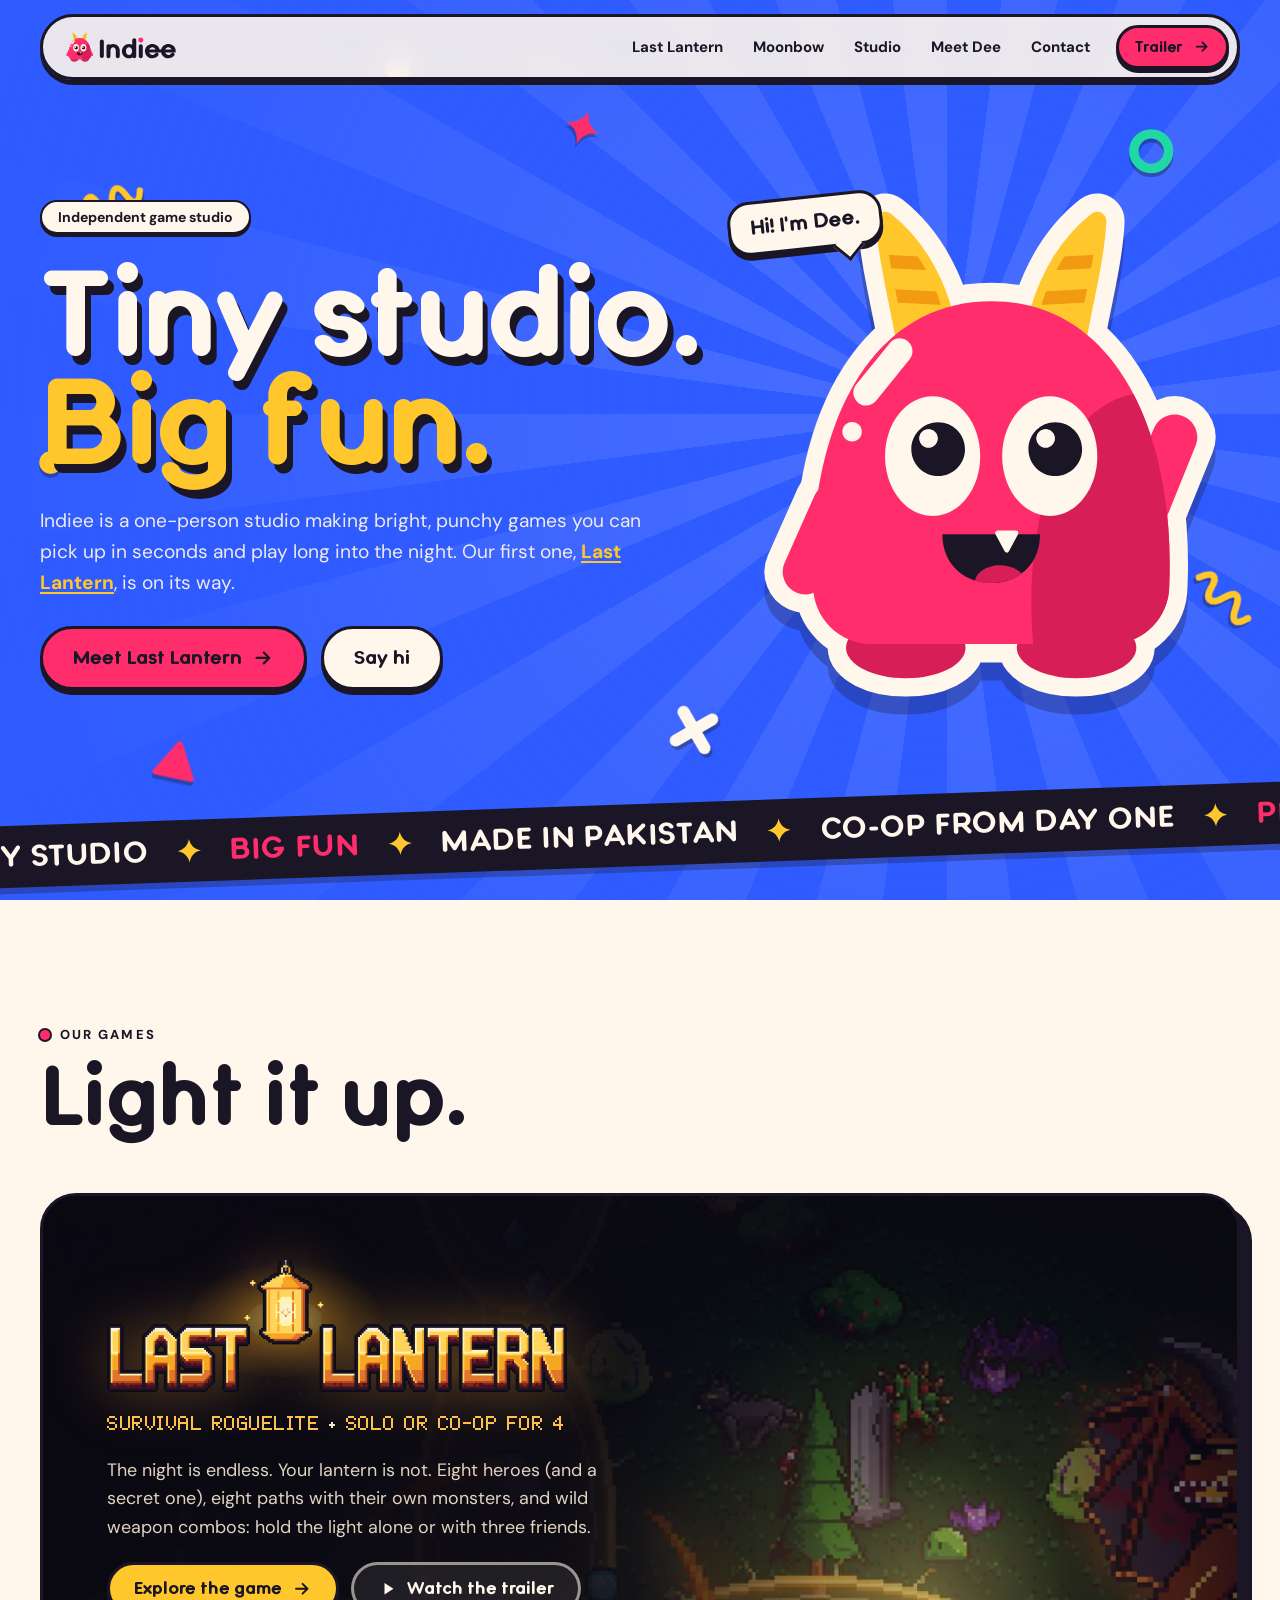
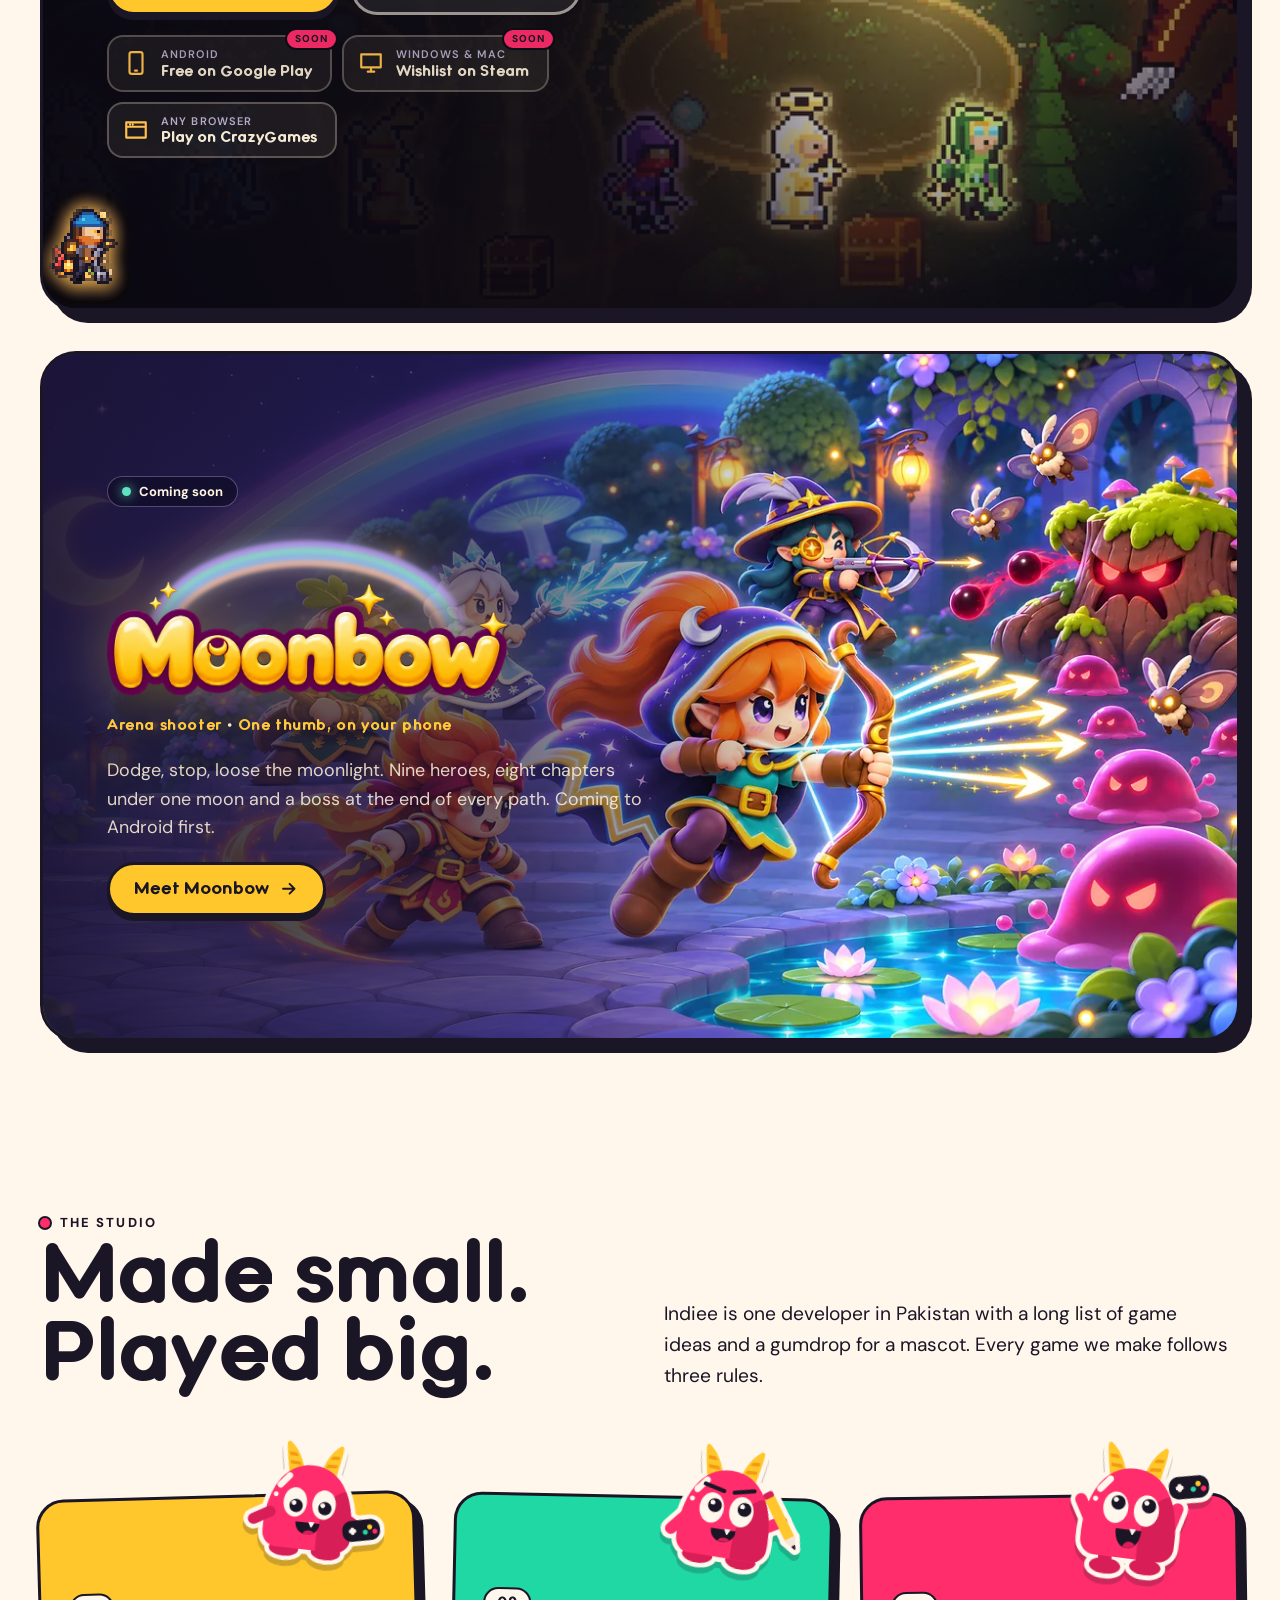
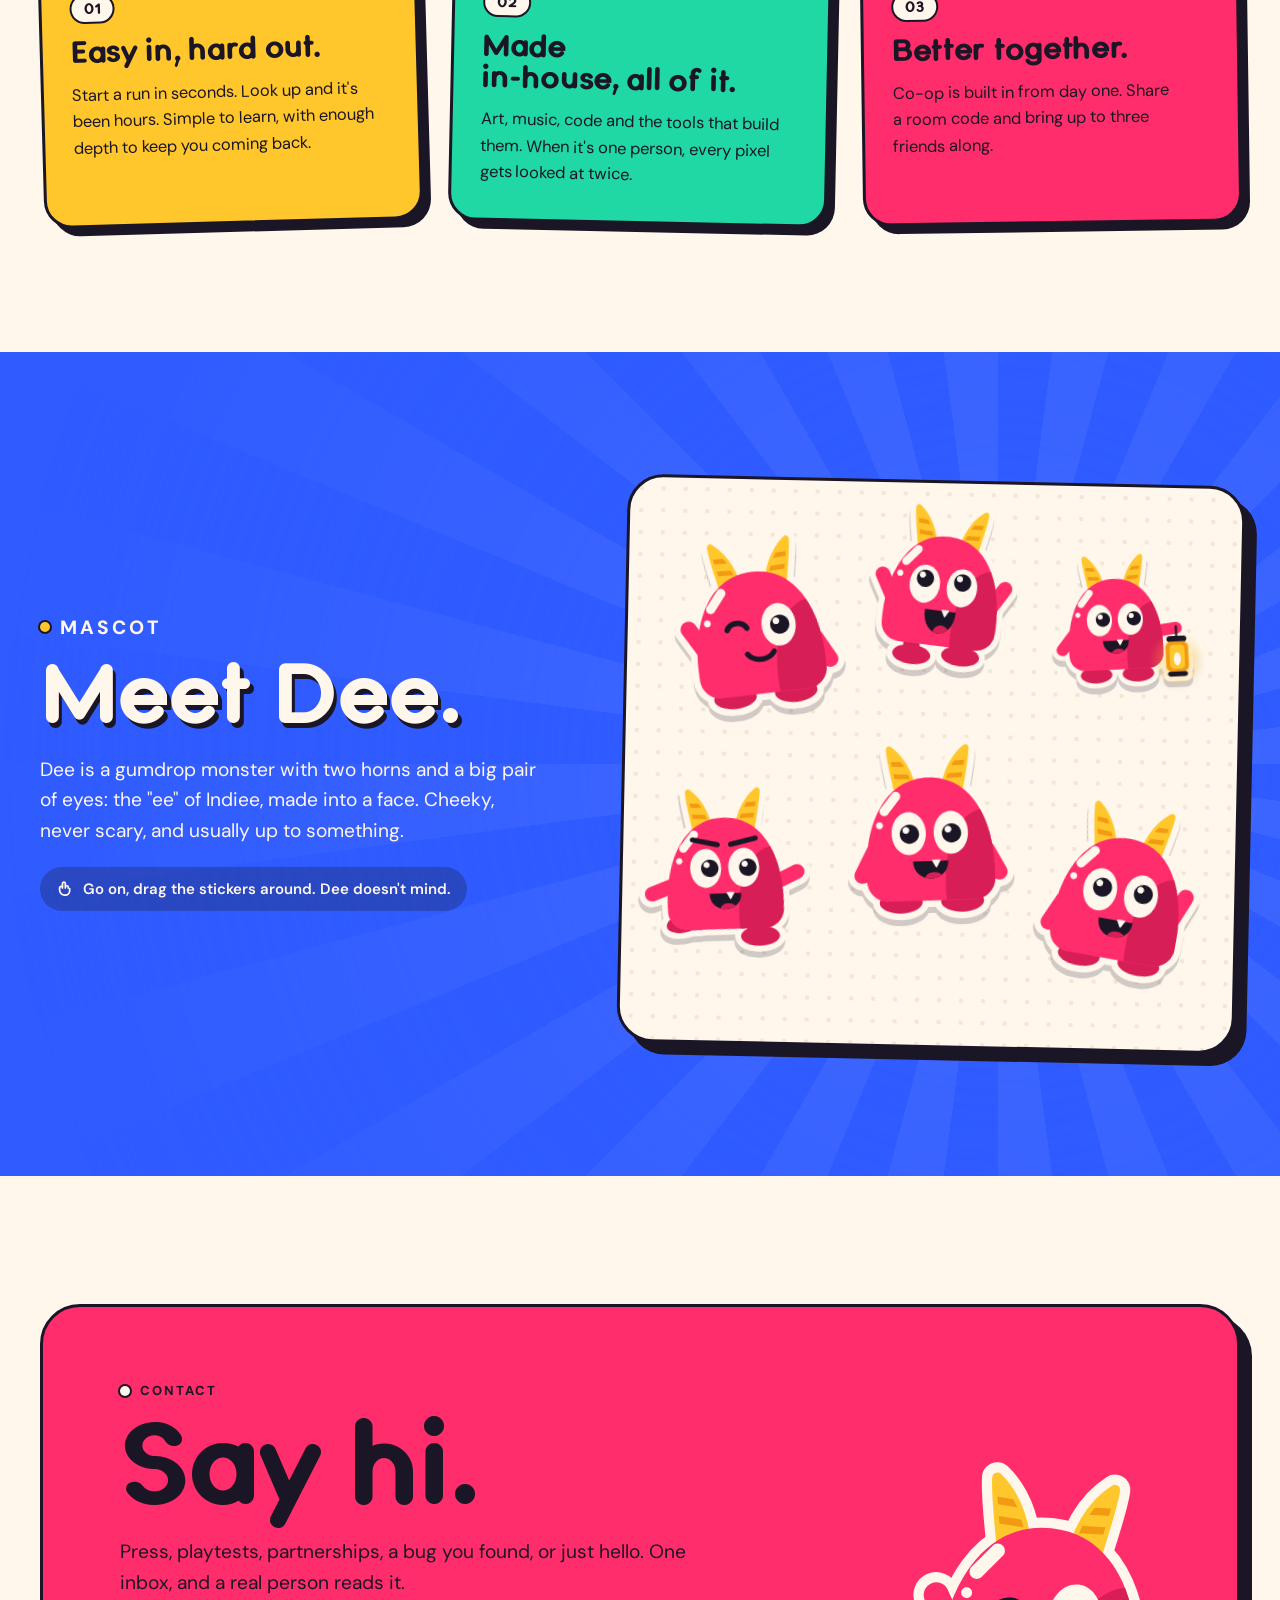
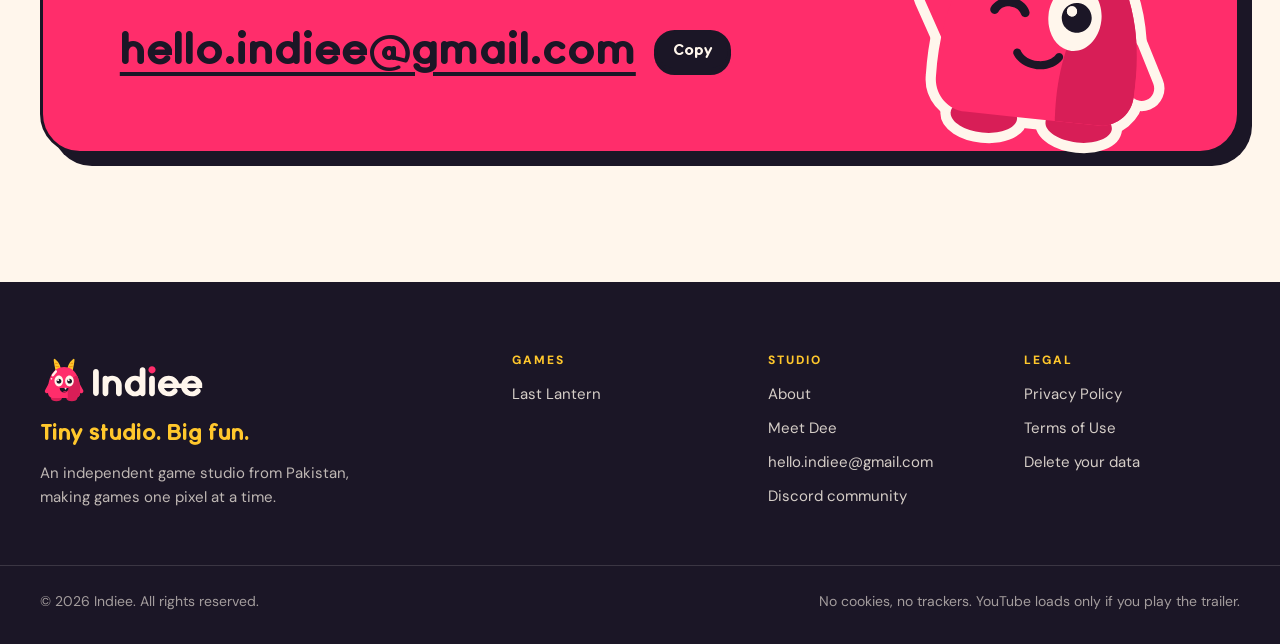
<file: index.html>
<!doctype html>
<html lang="en" class="theme-studio">
<head>
<meta charset="utf-8">
<meta name="viewport" content="width=device-width, initial-scale=1, viewport-fit=cover">
<title>Indiee · Tiny studio. Big fun.</title>
<meta name="description" content="Indiee is an independent game studio from Pakistan making bright, punchy games. Our first game, Last Lantern, is a pixel-art survival roguelite with online co-op.">
<link rel="canonical" href="https://indieegames.github.io/">
<link rel="icon" href="/favicon.ico" sizes="48x48">
<link rel="icon" href="/favicon.svg" type="image/svg+xml">
<link rel="apple-touch-icon" href="/apple-touch-icon.png">
<link rel="manifest" href="/site.webmanifest">
<meta name="theme-color" content="#2F5BFF">
<meta property="og:type" content="website">
<meta property="og:site_name" content="Indiee">
<meta property="og:title" content="Indiee · Tiny studio. Big fun.">
<meta property="og:description" content="Indiee is an independent game studio from Pakistan making bright, punchy games. Our first game, Last Lantern, is a pixel-art survival roguelite with online co-op.">
<meta property="og:url" content="https://indieegames.github.io/">
<meta property="og:image" content="https://indieegames.github.io/og-image.png">
<meta property="og:image:width" content="1200">
<meta property="og:image:height" content="630">
<meta name="twitter:card" content="summary_large_image">
<link rel="preconnect" href="https://fonts.googleapis.com">
<link rel="preconnect" href="https://fonts.gstatic.com" crossorigin>
<link rel="stylesheet" href="https://fonts.googleapis.com/css2?family=DM+Sans:ital,opsz,wght@0,9..40,400..800;1,9..40,400..600&display=swap">
<link rel="preload" href="/fonts/IndieeSans-Bold.woff2" as="font" type="font/woff2" crossorigin>
<link rel="stylesheet" href="/css/site.css?v=bd24847d">
<script>document.documentElement.classList.add("js")</script>

</head>
<body class="home">
<a class="skip" href="#main">Skip to content</a>
<header class="nav" data-nav>
  <div class="nav__pill">
    <a class="nav__logo" href="/" aria-current="page">
      <img class="on-light" src="/brand/indiee_horizontal_light.svg" alt="Indiee home" width="129" height="40">
      <img class="on-dark" src="/brand/indiee_horizontal_dark.svg" alt="Indiee home" width="129" height="40">
    </a>
    <nav class="nav__links" id="nav-links" aria-label="Main">
      <a href="/last-lantern/">Last Lantern</a>
      <a href="/moonbow/">Moonbow</a>
      <a href="/#studio">Studio</a>
      <a href="/#dee">Meet Dee</a>
      <a href="/#contact">Contact</a>
    </nav>
    <a class="btn btn--pink btn--sm nav__cta" href="/last-lantern/#trailer">Trailer<svg class="i" viewBox="0 0 24 24" aria-hidden="true"><path d="M5 12h13M13 6l6 6-6 6"/></svg></a>
    <button class="nav__toggle" type="button" aria-expanded="false" aria-controls="nav-links" data-nav-toggle>
      <span class="sr">Menu</span><i></i><i></i>
    </button>
  </div>
</header>

<main id="main">
<svg width="0" height="0" class="sprite-defs" aria-hidden="true" focusable="false">
  <symbol id="c-squiggle" viewBox="0 0 64 24"><path d="M4 16c6-12 12-12 14 0s10 12 14 0 10-12 14 0 10 12 14 0" fill="none" stroke="currentColor" stroke-width="6" stroke-linecap="round"/></symbol>
  <symbol id="c-spark" viewBox="0 0 40 40"><path d="M20 2c2 10 8 16 18 18-10 2-16 8-18 18-2-10-8-16-18-18C12 18 18 12 20 2Z" fill="currentColor"/></symbol>
  <symbol id="c-dot" viewBox="0 0 20 20"><circle cx="10" cy="10" r="9" fill="currentColor"/></symbol>
  <symbol id="c-ring" viewBox="0 0 32 32"><circle cx="16" cy="16" r="11" fill="none" stroke="currentColor" stroke-width="6"/></symbol>
  <symbol id="c-tri" viewBox="0 0 32 32"><path d="M16 4 29 27H3Z" fill="currentColor" stroke="currentColor" stroke-width="4" stroke-linejoin="round"/></symbol>
  <symbol id="c-plus" viewBox="0 0 32 32"><path d="M16 4v24M4 16h24" stroke="currentColor" stroke-width="7" stroke-linecap="round"/></symbol>
</svg>

<section class="hero" data-hero>
  <div class="hero__burst" aria-hidden="true"></div>
  <div class="hero__confetti" aria-hidden="true">
    <svg class="cf" style="--x:6%;--y:18%;--r:-18deg;--d:0s;--z:1.2;color:var(--sun)"><use href="#c-squiggle"/></svg>
    <svg class="cf" style="--x:44%;--y:12%;--r:20deg;--d:-2s;--z:.7;color:var(--pink)"><use href="#c-spark"/></svg>
    <svg class="cf" style="--x:88%;--y:14%;--r:0deg;--d:-4s;--z:.9;color:var(--mint)"><use href="#c-ring"/></svg>
    <svg class="cf" style="--x:52%;--y:78%;--r:-30deg;--d:-1s;--z:1;color:var(--cream)"><use href="#c-plus"/></svg>
    <svg class="cf" style="--x:12%;--y:82%;--r:12deg;--d:-3s;--z:.8;color:var(--pink)"><use href="#c-tri"/></svg>
    <svg class="cf" style="--x:93%;--y:62%;--r:40deg;--d:-5s;--z:1.3;color:var(--sun)"><use href="#c-squiggle"/></svg>
    <svg class="cf" style="--x:30%;--y:6%;--r:0deg;--d:-2.5s;--z:.5;color:var(--cream)"><use href="#c-dot"/></svg>
    <svg class="cf" style="--x:70%;--y:90%;--r:0deg;--d:-1.5s;--z:.6;color:var(--mint)"><use href="#c-spark"/></svg>
    <svg class="cf" style="--x:3%;--y:50%;--r:0deg;--d:-3.5s;--z:.45;color:var(--sun)"><use href="#c-dot"/></svg>
  </div>
  <div class="wrap hero__grid">
    <div class="hero__copy">
      <p class="chip chip--cream reveal">Independent game studio</p>
      <h1 class="hero__title" aria-label="Tiny studio. Big fun.">
        <span class="hero__line" data-split aria-hidden="true">Tiny studio.</span>
        <span class="hero__line hero__line--sun" data-split aria-hidden="true">Big fun.</span>
      </h1>
      <p class="hero__lede reveal">Indiee is a one-person studio making bright, punchy games you can pick up in seconds and play long into the night. Our first one, <a href="/last-lantern/">Last Lantern</a>, is on its way.</p>
      <div class="hero__actions reveal">
        <a class="btn btn--pink btn--lg" href="/last-lantern/">Meet Last Lantern<svg class="i" viewBox="0 0 24 24" aria-hidden="true"><path d="M5 12h13M13 6l6 6-6 6"/></svg></a>
        <a class="btn btn--cream btn--lg" href="#contact">Say hi</a>
      </div>
    </div>
    <div class="hero__dee">
      <button class="dee" type="button" data-dee aria-label="Dee, the Indiee mascot. Press to change pose.">
        <img src="/brand/dee/wave.svg" alt="" width="928" height="1024" data-dee-img>
      </button>
      <p class="bubble" data-dee-bubble aria-live="polite">Hi! I'm Dee.</p>
    </div>
  </div>
  <div class="ticker" aria-hidden="true">
    <div class="ticker__track">
      <span>Tiny studio</span><svg><use href="#c-spark"/></svg><span>Big fun</span><svg><use href="#c-spark"/></svg><span>Made in Pakistan</span><svg><use href="#c-spark"/></svg><span>Co-op from day one</span><svg><use href="#c-spark"/></svg><span>Pixels with feelings</span><svg><use href="#c-spark"/></svg><span>Last Lantern is coming</span><svg><use href="#c-spark"/></svg>
      <span>Tiny studio</span><svg><use href="#c-spark"/></svg><span>Big fun</span><svg><use href="#c-spark"/></svg><span>Made in Pakistan</span><svg><use href="#c-spark"/></svg><span>Co-op from day one</span><svg><use href="#c-spark"/></svg><span>Pixels with feelings</span><svg><use href="#c-spark"/></svg><span>Last Lantern is coming</span><svg><use href="#c-spark"/></svg>
    </div>
  </div>
</section>

<section class="section section--cream" id="games">
  <div class="wrap">
    <header class="section-head reveal">
      <p class="kicker">Our games</p>
      <h2>Light it up.</h2>
    </header>
    <article class="gamecard reveal" data-lantern>
      <picture>
        <source type="image/webp" srcset="/games/last-lantern/key-art-960.webp 960w, /games/last-lantern/key-art-1920.webp 1920w, /games/last-lantern/key-art-3840.webp 3840w" sizes="(min-width: 1280px) 1232px, 100vw">
        <img class="gamecard__art" src="/games/last-lantern/key-art-1920.webp" alt="Six pixel-art heroes stand in a ring of lantern light between a crowned lich and a horned demon." loading="lazy" width="1920" height="620">
      </picture>
      <div class="gamecard__dark" aria-hidden="true"></div>
      <div class="gamecard__glow" aria-hidden="true"></div>
      <div class="gamecard__body">
        <img class="gamecard__logo" src="/games/last-lantern/logo.webp" alt="Last Lantern" width="1100" height="316" loading="lazy">
        <p class="pixel gamecard__tags">Survival roguelite <b>•</b> Solo or co-op for 4</p>
        <p class="gamecard__pitch">The night is endless. Your lantern is not. Eight heroes (and a secret one), eight paths with their own monsters, and wild weapon combos: hold the light alone or with three friends.</p>
        <div class="gamecard__actions">
          <a class="btn btn--sun" href="/last-lantern/">Explore the game<svg class="i" viewBox="0 0 24 24" aria-hidden="true"><path d="M5 12h13M13 6l6 6-6 6"/></svg></a>
          <button class="btn btn--ghost" type="button" data-trailer><svg class="i i--fill" viewBox="0 0 24 24" aria-hidden="true"><path d="M8 5v14l11-7Z"/></svg>Watch the trailer</button>
        </div>
        <div class="stores"><span class="store is-soon"><svg viewBox="0 0 24 24" aria-hidden="true" fill="none" stroke="currentColor" stroke-width="2" stroke-linecap="round" stroke-linejoin="round"><path d="M8 2h8a2 2 0 0 1 2 2v16a2 2 0 0 1-2 2H8a2 2 0 0 1-2-2V4a2 2 0 0 1 2-2Zm3 17h2"/></svg><span><small>Android</small>Free on Google Play</span><em>Soon</em></span><span class="store is-soon"><svg viewBox="0 0 24 24" aria-hidden="true" fill="none" stroke="currentColor" stroke-width="2" stroke-linecap="round" stroke-linejoin="round"><path d="M3 4h18v12H3zM9 20h6M12 16v4"/></svg><span><small>Windows & Mac</small>Wishlist on Steam</span><em>Soon</em></span><a class="store" href="https://www.crazygames.com/game/last-lantern" rel="noopener"><svg viewBox="0 0 24 24" aria-hidden="true" fill="none" stroke="currentColor" stroke-width="2" stroke-linecap="round" stroke-linejoin="round"><path d="M3 5h18v14H3zM3 9h18M6.5 7h.01M9 7h.01"/></svg><span><small>Any browser</small>Play on CrazyGames</span></a></div>
      </div>
      <div class="parade" aria-hidden="true">
        <i class="sprite sprite--run" style="--sheet:url(/games/last-lantern/sprites/knight_run.png);--d:0s"></i>
        <i class="sprite sprite--run" style="--sheet:url(/games/last-lantern/sprites/ranger_run.png);--d:-.9s"></i>
        <i class="sprite sprite--run" style="--sheet:url(/games/last-lantern/sprites/mage_run.png);--d:-1.8s"></i>
        <i class="sprite sprite--run" style="--sheet:url(/games/last-lantern/sprites/rogue_run.png);--d:-2.7s"></i>
        <i class="sprite sprite--run" style="--sheet:url(/games/last-lantern/sprites/cleric_run.png);--d:-3.6s"></i>
        <i class="sprite sprite--run" style="--sheet:url(/games/last-lantern/sprites/alchemist_run.png);--d:-4.5s"></i>
        <i class="sprite sprite--run" style="--sheet:url(/games/last-lantern/sprites/bard_run.png);--d:-5.4s"></i>
        <i class="sprite sprite--run" style="--sheet:url(/games/last-lantern/sprites/tinker_run.png);--d:-6.3s"></i>
      </div>
    </article>
    <article class="gamecard gamecard--moonbow reveal">
      <picture>
        <source type="image/webp" srcset="/games/moonbow/key-art-1280.webp 1280w, /games/moonbow/key-art-1920.webp 1920w, /games/moonbow/key-art-2880.webp 2880w" sizes="(min-width: 1280px) 1232px, 100vw">
        <img class="gamecard__art" src="/games/moonbow/key-art-1920.webp" alt="Six chibi heroes charge across a moonlit garden under a rainbow, loosing glowing arrows at pink slimes." loading="lazy" width="1920" height="1080">
      </picture>
      <div class="gamecard__dark" aria-hidden="true"></div>
      <div class="gamecard__body">
        <p class="gamecard__soon"><span aria-hidden="true"></span>Coming soon</p>
        <img class="gamecard__logo" src="/games/moonbow/logo.webp" alt="Moonbow" width="900" height="380" loading="lazy">
        <p class="gamecard__tags gamecard__tags--moon">Arena shooter <b>•</b> One thumb, on your phone</p>
        <p class="gamecard__pitch">Dodge, stop, loose the moonlight. Nine heroes, eight chapters under one moon and a boss at the end of every path. Coming to Android first.</p>
        <div class="gamecard__actions">
          <a class="btn btn--sun" href="/moonbow/">Meet Moonbow<svg class="i" viewBox="0 0 24 24" aria-hidden="true"><path d="M5 12h13M13 6l6 6-6 6"/></svg></a>
        </div>
      </div>
    </article>
  </div>
</section>

<section class="section section--cream section--studio" id="studio">
  <div class="wrap">
    <header class="section-head section-head--split reveal">
      <div>
        <p class="kicker">The studio</p>
        <h2>Made small.<br>Played big.</h2>
      </div>
      <p class="section-head__lede">Indiee is one developer in Pakistan with a long list of game ideas and a gumdrop for a mascot. Every game we make follows three rules.</p>
    </header>
    <div class="rules">
      <article class="rule rule--sun reveal">
        <img class="rule__dee" src="/brand/dee/play.svg" alt="" width="1024" height="906" loading="lazy">
        <span class="rule__no">01</span>
        <h3>Easy in, hard out.</h3>
        <p>Start a run in seconds. Look up and it's been hours. Simple to learn, with enough depth to keep you coming back.</p>
      </article>
      <article class="rule rule--mint reveal">
        <img class="rule__dee" src="/brand/dee/create.svg" alt="" width="1024" height="939" loading="lazy">
        <span class="rule__no">02</span>
        <h3>Made <span class="nw">in-house,</span> all of it.</h3>
        <p>Art, music, code and the tools that build them. When it's one person, every pixel gets looked at twice.</p>
      </article>
      <article class="rule rule--pink reveal">
        <img class="rule__dee" src="/brand/dee/cheer.svg" alt="" width="1024" height="1024" loading="lazy">
        <span class="rule__no">03</span>
        <h3>Better together.</h3>
        <p>Co-op is built in from day one. Share a room code and bring up to three friends along.</p>
      </article>
    </div>
  </div>
</section>

<section class="section section--blue" id="dee">
  <div class="hero__burst hero__burst--soft" aria-hidden="true"></div>
  <div class="wrap dee-grid">
    <div class="dee-copy reveal">
      <p class="kicker kicker--sun">Mascot</p>
      <h2>Meet Dee.</h2>
      <p>Dee is a gumdrop monster with two horns and a big pair of eyes: the "ee" of Indiee, made into a face. Cheeky, never scary, and usually up to something.</p>
      <p class="dee-copy__hint"><svg class="i" viewBox="0 0 24 24" aria-hidden="true"><path d="M9 11V5a2 2 0 1 1 4 0v6m0-1a2 2 0 1 1 4 0v1m-8 0a2 2 0 1 0-4 0v3a7 7 0 0 0 7 7h1a6 6 0 0 0 6-6v-3"/></svg>Go on, drag the stickers around. Dee doesn't mind.</p>
    </div>
    <div class="board reveal" data-board role="group" aria-label="Sticker board: six Dee stickers you can drag">
      <img class="sticker" style="--x:6%;--y:8%;--r:-8deg;--w:30%" src="/brand/dee/wink.svg" alt="Dee winking" width="954" height="1024" draggable="false">
      <img class="sticker" style="--x:38%;--y:2%;--r:6deg;--w:27%" src="/brand/dee/jump.svg" alt="Dee jumping" width="904" height="1024" draggable="false">
      <img class="sticker" style="--x:68%;--y:10%;--r:-4deg;--w:28%" src="/brand/dee/lantern.svg" alt="Dee holding a lantern" width="1024" height="944" draggable="false">
      <img class="sticker" style="--x:2%;--y:52%;--r:5deg;--w:30%" src="/brand/dee/run.svg" alt="Dee running" width="1018" height="1024" draggable="false">
      <img class="sticker" style="--x:35%;--y:44%;--r:-3deg;--w:30%" src="/brand/dee/idle.svg" alt="Dee standing" width="949" height="1024" draggable="false">
      <img class="sticker" style="--x:67%;--y:54%;--r:9deg;--w:29%" src="/brand/dee/wave.svg" alt="Dee waving" width="928" height="1024" draggable="false">
    </div>
  </div>
</section>

<section class="section section--cream" id="contact">
  <div class="wrap">
    <div class="contact reveal">
      <img class="contact__dee" src="/brand/dee/wink.svg" alt="" width="954" height="1024" loading="lazy">
      <p class="kicker kicker--ink">Contact</p>
      <h2>Say hi.</h2>
      <p class="contact__lede">Press, playtests, partnerships, a bug you found, or just hello. One inbox, and a real person reads it.</p>
      <div class="contact__mail">
        <a class="contact__email" href="mailto:hello.indiee@gmail.com" data-email>hello.indiee@gmail.com</a>
        <button class="btn btn--ink btn--sm" type="button" data-copy="hello.indiee@gmail.com">Copy</button>
      </div>
    </div>
  </div>
</section>
<dialog class="modal" data-trailer-modal aria-label="Last Lantern trailer">
  <div class="modal__frame">
    <div class="yt" data-yt="lwV5QllFVqA"></div>
  </div>
  <button class="modal__close" type="button" data-modal-close><span class="sr">Close</span><svg class="i" viewBox="0 0 24 24" aria-hidden="true"><path d="M6 6l12 12M18 6 6 18"/></svg></button>
</dialog>

<script type="application/ld+json">
{"@context": "https://schema.org", "@type": "Organization", "name": "Indiee", "url": "https://indieegames.github.io/",
 "logo": "https://indieegames.github.io/icon-512.png", "slogan": "Tiny studio. Big fun.", "email": "hello.indiee@gmail.com"}
</script>

</main>
<footer class="footer">
  <div class="wrap footer__grid">
    <div class="footer__brand">
      <img src="/brand/indiee_horizontal_dark.svg" alt="Indiee" width="174" height="54" loading="lazy">
      <p class="footer__tag">Tiny studio. Big fun.</p>
      <p class="footer__note">An independent game studio from Pakistan, making games one pixel at a time.</p>
    </div>
    <div class="footer__col">
      <h2>Games</h2>
      <a href="/last-lantern/">Last Lantern</a>
    </div>
    <div class="footer__col">
      <h2>Studio</h2>
      <a href="/#studio">About</a>
      <a href="/#dee">Meet Dee</a>
      <a href="mailto:hello.indiee@gmail.com">hello.indiee@gmail.com</a>
      <a href="https://discord.gg/c2YPhdbGT4" rel="noopener">Discord community</a>
    </div>
    <div class="footer__col">
      <h2>Legal</h2>
      <a href="/privacy/">Privacy Policy</a>
      <a href="/terms/">Terms of Use</a>
      <a href="/delete-data/">Delete your data</a>
    </div>
  </div>
  <div class="wrap footer__base">
    <span>© 2026 Indiee. All rights reserved.</span>
    <span>No cookies, no trackers. YouTube loads only if you play the trailer.</span>
  </div>
</footer>

<script src="/js/site.js?v=bd24847d" defer></script>
</body>
</html>
</file>
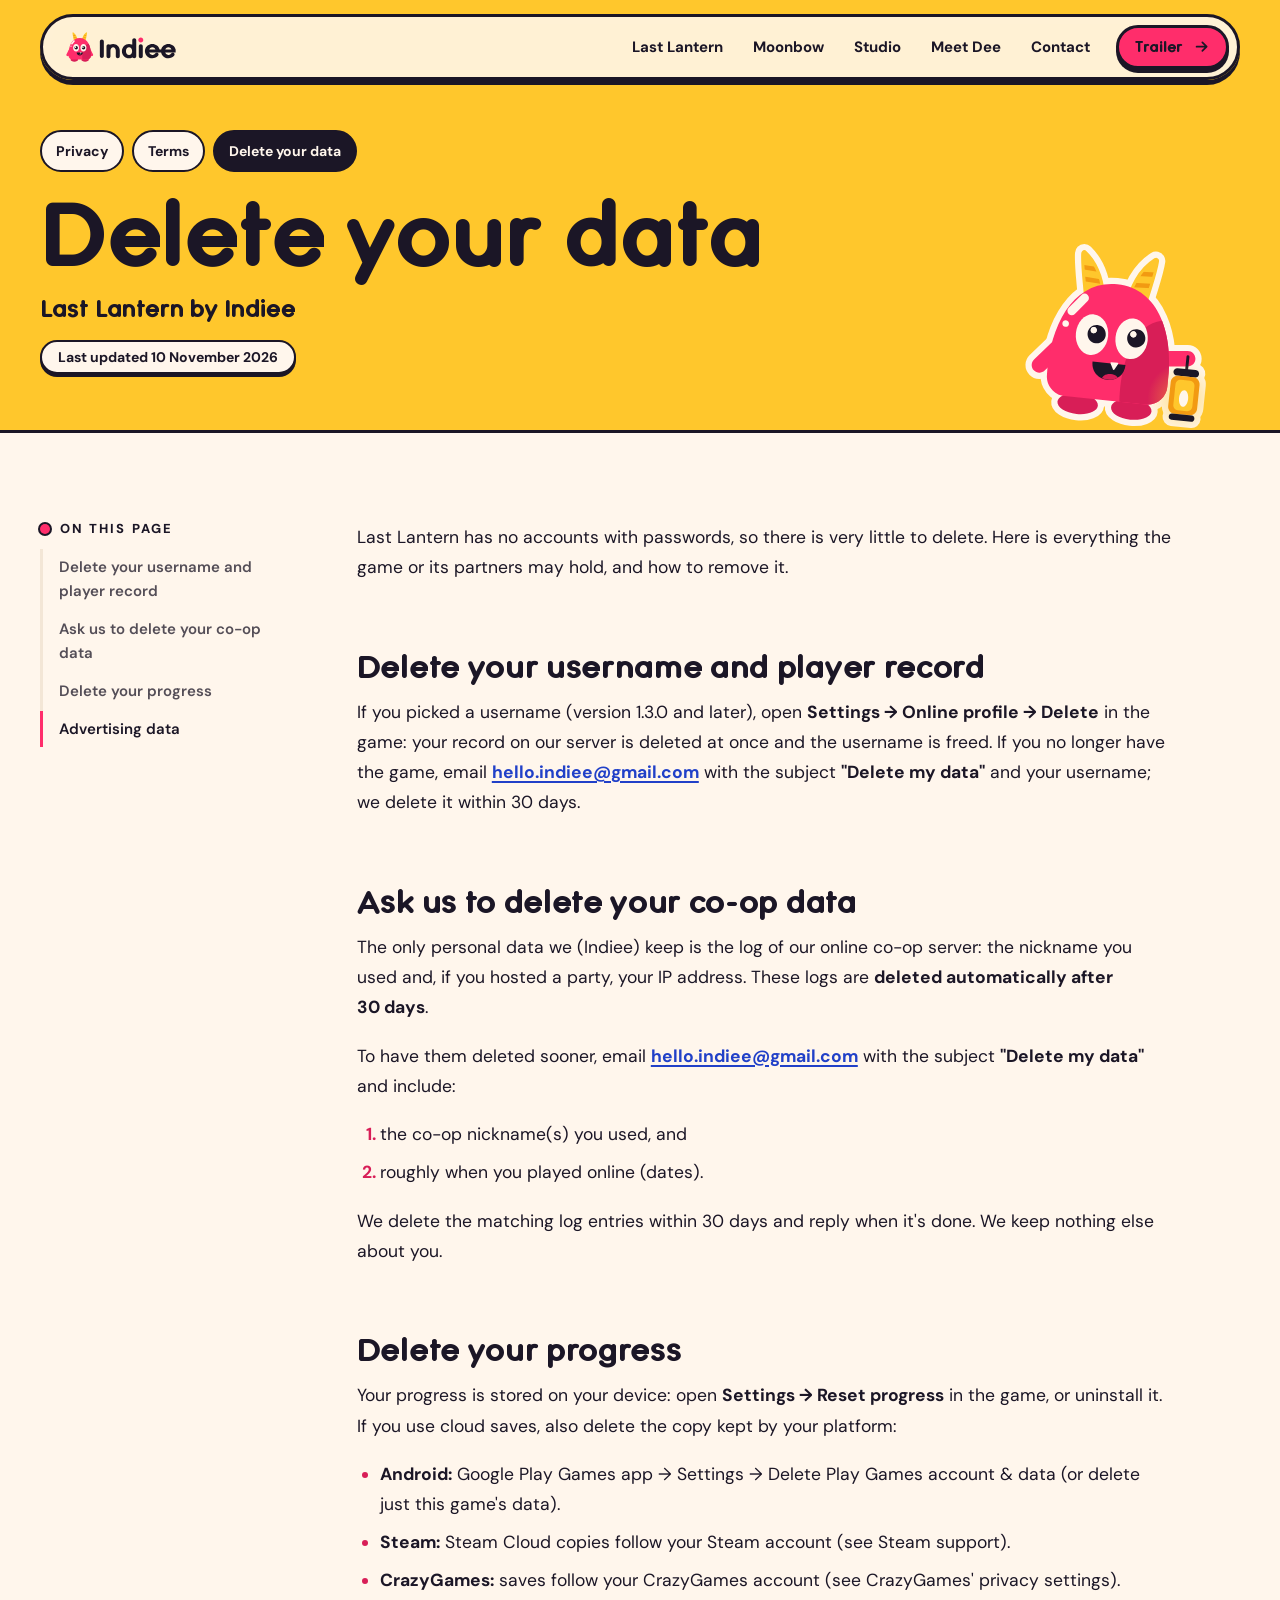
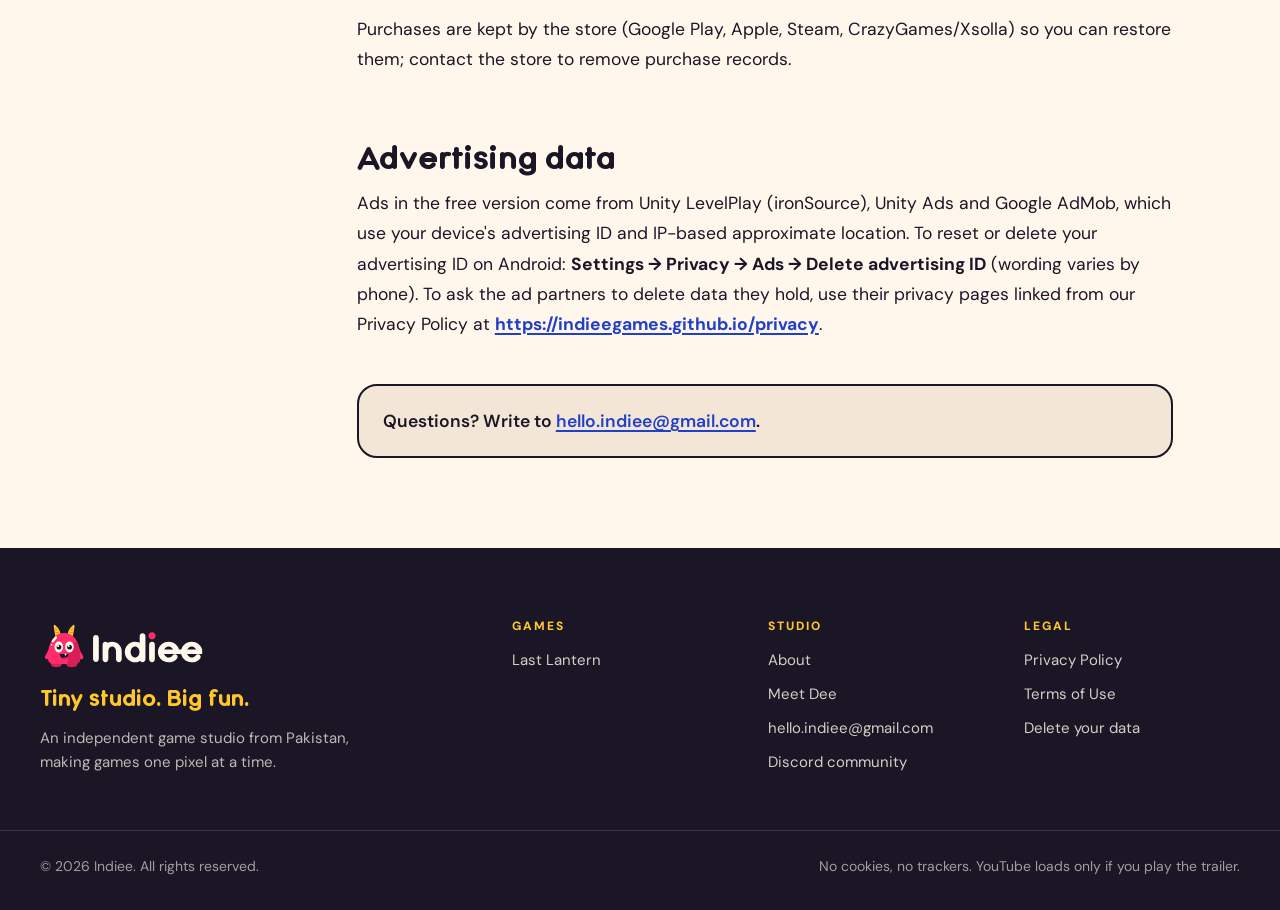
<file: delete-data/index.html>
<!doctype html>
<html lang="en" class="theme-legal">
<head>
<meta charset="utf-8">
<meta name="viewport" content="width=device-width, initial-scale=1, viewport-fit=cover">
<title>Delete your data · Indiee</title>
<meta name="description" content="Delete your data for Last Lantern and other games by Indiee.">
<link rel="canonical" href="https://indieegames.github.io/delete-data/">
<link rel="icon" href="/favicon.ico" sizes="48x48">
<link rel="icon" href="/favicon.svg" type="image/svg+xml">
<link rel="apple-touch-icon" href="/apple-touch-icon.png">
<link rel="manifest" href="/site.webmanifest">
<meta name="theme-color" content="#2F5BFF">
<meta property="og:type" content="website">
<meta property="og:site_name" content="Indiee">
<meta property="og:title" content="Delete your data · Indiee">
<meta property="og:description" content="Delete your data for Last Lantern and other games by Indiee.">
<meta property="og:url" content="https://indieegames.github.io/delete-data/">
<meta property="og:image" content="https://indieegames.github.io/og-image.png">
<meta property="og:image:width" content="1200">
<meta property="og:image:height" content="630">
<meta name="twitter:card" content="summary_large_image">
<link rel="preconnect" href="https://fonts.googleapis.com">
<link rel="preconnect" href="https://fonts.gstatic.com" crossorigin>
<link rel="stylesheet" href="https://fonts.googleapis.com/css2?family=DM+Sans:ital,opsz,wght@0,9..40,400..800;1,9..40,400..600&display=swap">
<link rel="preload" href="/fonts/IndieeSans-Bold.woff2" as="font" type="font/woff2" crossorigin>
<link rel="stylesheet" href="/css/site.css?v=bd24847d">
<script>document.documentElement.classList.add("js")</script>

</head>
<body class="">
<a class="skip" href="#main">Skip to content</a>
<header class="nav" data-nav>
  <div class="nav__pill">
    <a class="nav__logo" href="/">
      <img class="on-light" src="/brand/indiee_horizontal_light.svg" alt="Indiee home" width="129" height="40">
      <img class="on-dark" src="/brand/indiee_horizontal_dark.svg" alt="Indiee home" width="129" height="40">
    </a>
    <nav class="nav__links" id="nav-links" aria-label="Main">
      <a href="/last-lantern/">Last Lantern</a>
      <a href="/moonbow/">Moonbow</a>
      <a href="/#studio">Studio</a>
      <a href="/#dee">Meet Dee</a>
      <a href="/#contact">Contact</a>
    </nav>
    <a class="btn btn--pink btn--sm nav__cta" href="/last-lantern/#trailer">Trailer<svg class="i" viewBox="0 0 24 24" aria-hidden="true"><path d="M5 12h13M13 6l6 6-6 6"/></svg></a>
    <button class="nav__toggle" type="button" aria-expanded="false" aria-controls="nav-links" data-nav-toggle>
      <span class="sr">Menu</span><i></i><i></i>
    </button>
  </div>
</header>

<main id="main">
<section class="legal-hero">
  <div class="wrap legal-hero__inner">
    <div>
      <nav class="legal-tabs" aria-label="Legal pages"><a href="/privacy/">Privacy</a><a href="/terms/">Terms</a><a href="/delete-data/" aria-current=page>Delete your data</a></nav>
      <h1>Delete your data</h1>
      <p class="legal-hero__sub">Last Lantern by Indiee</p>
      <p class="chip chip--cream">Last updated 10 November 2026</p>
    </div>
    <img class="legal-hero__dee" src="/brand/dee/lantern.svg" alt="" width="1024" height="944">
  </div>
</section>
<section class="legal">
  <div class="wrap legal__grid">
    <aside class="legal__toc">
      <p class="kicker kicker--ink">On this page</p>
      <ol><li><a href="#delete-your-username-and-player-record">Delete your username and player record</a></li><li><a href="#ask-us-to-delete-your-co-op-data">Ask us to delete your co-op data</a></li><li><a href="#delete-your-progress">Delete your progress</a></li><li><a href="#advertising-data">Advertising data</a></li></ol>
    </aside>
    <article class="legal__body prose">
<p>Last Lantern has no accounts with passwords, so there is very little to delete. Here is everything the game or its partners may hold, and how to remove it.</p>
<h2 id="delete-your-username-and-player-record">Delete your username and player record</h2>
<p>If you picked a username (version 1.3.0 and later), open <strong>Settings → Online profile → Delete</strong> in the game: your record on our server is deleted at once and the username is freed. If you no longer have the game, email <strong><a href="mailto:hello.indiee@gmail.com">hello.indiee@gmail.com</a></strong> with the subject <strong>"Delete my data"</strong> and your username; we delete it within 30 days.</p>
<h2 id="ask-us-to-delete-your-co-op-data">Ask us to delete your co-op data</h2>
<p>The only personal data we (Indiee) keep is the log of our online co-op server: the nickname you used and, if you hosted a party, your IP address. These logs are <strong>deleted automatically after 30 days</strong>.</p>
<p>To have them deleted sooner, email <strong><a href="mailto:hello.indiee@gmail.com">hello.indiee@gmail.com</a></strong> with the subject <strong>"Delete my data"</strong> and include:</p>
<ol><li>the co-op nickname(s) you used, and</li><li>roughly when you played online (dates).</li></ol>
<p>We delete the matching log entries within 30 days and reply when it's done. We keep nothing else about you.</p>
<h2 id="delete-your-progress">Delete your progress</h2>
<p>Your progress is stored on your device: open <strong>Settings → Reset progress</strong> in the game, or uninstall it. If you use cloud saves, also delete the copy kept by your platform:</p>
<ul><li><strong>Android:</strong> Google Play Games app → Settings → Delete Play Games account &amp; data (or delete just this game's data).</li><li><strong>Steam:</strong> Steam Cloud copies follow your Steam account (see Steam support).</li><li><strong>CrazyGames:</strong> saves follow your CrazyGames account (see CrazyGames' privacy settings).</li></ul>
<p>Purchases are kept by the store (Google Play, Apple, Steam, CrazyGames/Xsolla) so you can restore them; contact the store to remove purchase records.</p>
<h2 id="advertising-data">Advertising data</h2>
<p>Ads in the free version come from Unity LevelPlay (ironSource), Unity Ads and Google AdMob, which use your device's advertising ID and IP-based approximate location. To reset or delete your advertising ID on Android: <strong>Settings → Privacy → Ads → Delete advertising ID</strong> (wording varies by phone). To ask the ad partners to delete data they hold, use their privacy pages linked from our Privacy Policy at <strong><a href="https://indieegames.github.io/privacy" rel="noopener">https://indieegames.github.io/privacy</a></strong>.</p>
      <p class="legal__contact">Questions? Write to <a href="mailto:hello.indiee@gmail.com">hello.indiee@gmail.com</a>.</p>
    </article>
  </div>
</section>

</main>
<footer class="footer">
  <div class="wrap footer__grid">
    <div class="footer__brand">
      <img src="/brand/indiee_horizontal_dark.svg" alt="Indiee" width="174" height="54" loading="lazy">
      <p class="footer__tag">Tiny studio. Big fun.</p>
      <p class="footer__note">An independent game studio from Pakistan, making games one pixel at a time.</p>
    </div>
    <div class="footer__col">
      <h2>Games</h2>
      <a href="/last-lantern/">Last Lantern</a>
    </div>
    <div class="footer__col">
      <h2>Studio</h2>
      <a href="/#studio">About</a>
      <a href="/#dee">Meet Dee</a>
      <a href="mailto:hello.indiee@gmail.com">hello.indiee@gmail.com</a>
      <a href="https://discord.gg/c2YPhdbGT4" rel="noopener">Discord community</a>
    </div>
    <div class="footer__col">
      <h2>Legal</h2>
      <a href="/privacy/">Privacy Policy</a>
      <a href="/terms/">Terms of Use</a>
      <a href="/delete-data/">Delete your data</a>
    </div>
  </div>
  <div class="wrap footer__base">
    <span>© 2026 Indiee. All rights reserved.</span>
    <span>No cookies, no trackers. YouTube loads only if you play the trailer.</span>
  </div>
</footer>

<script src="/js/site.js?v=bd24847d" defer></script>
</body>
</html>
</file>
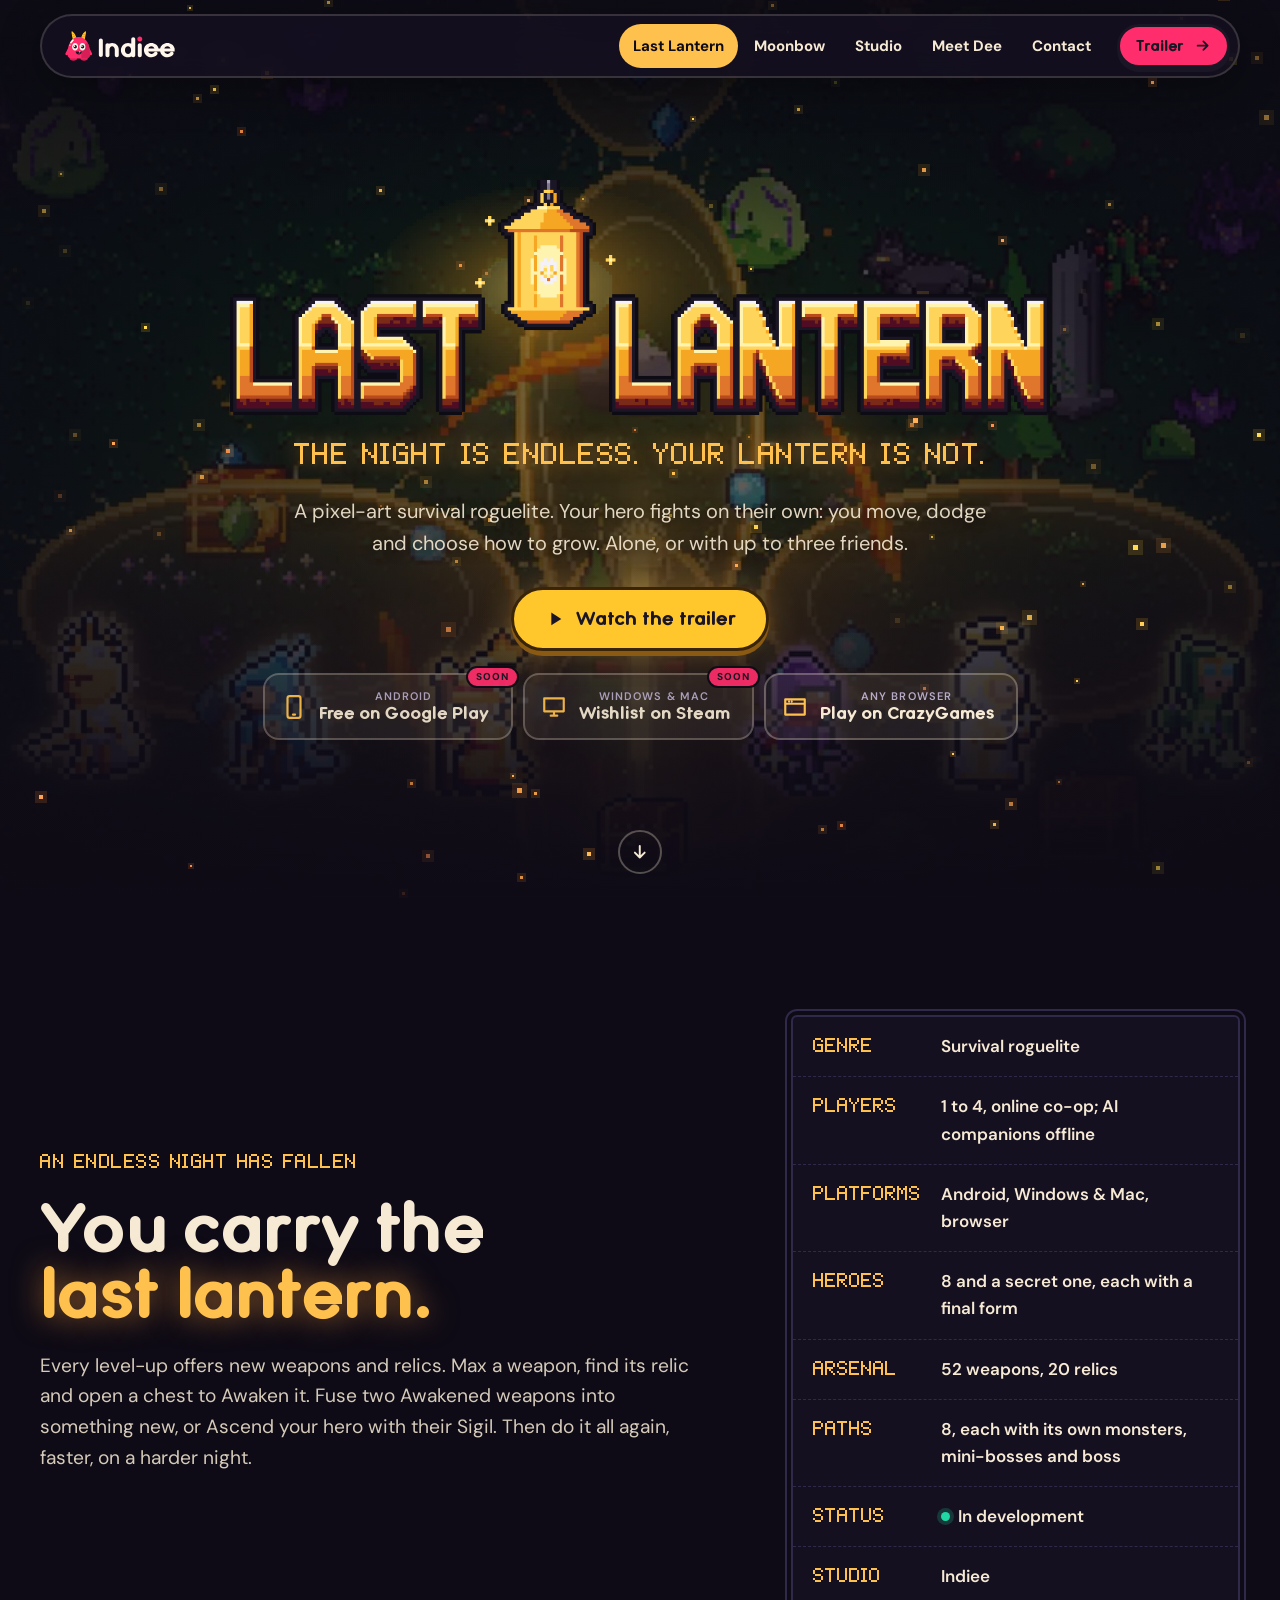
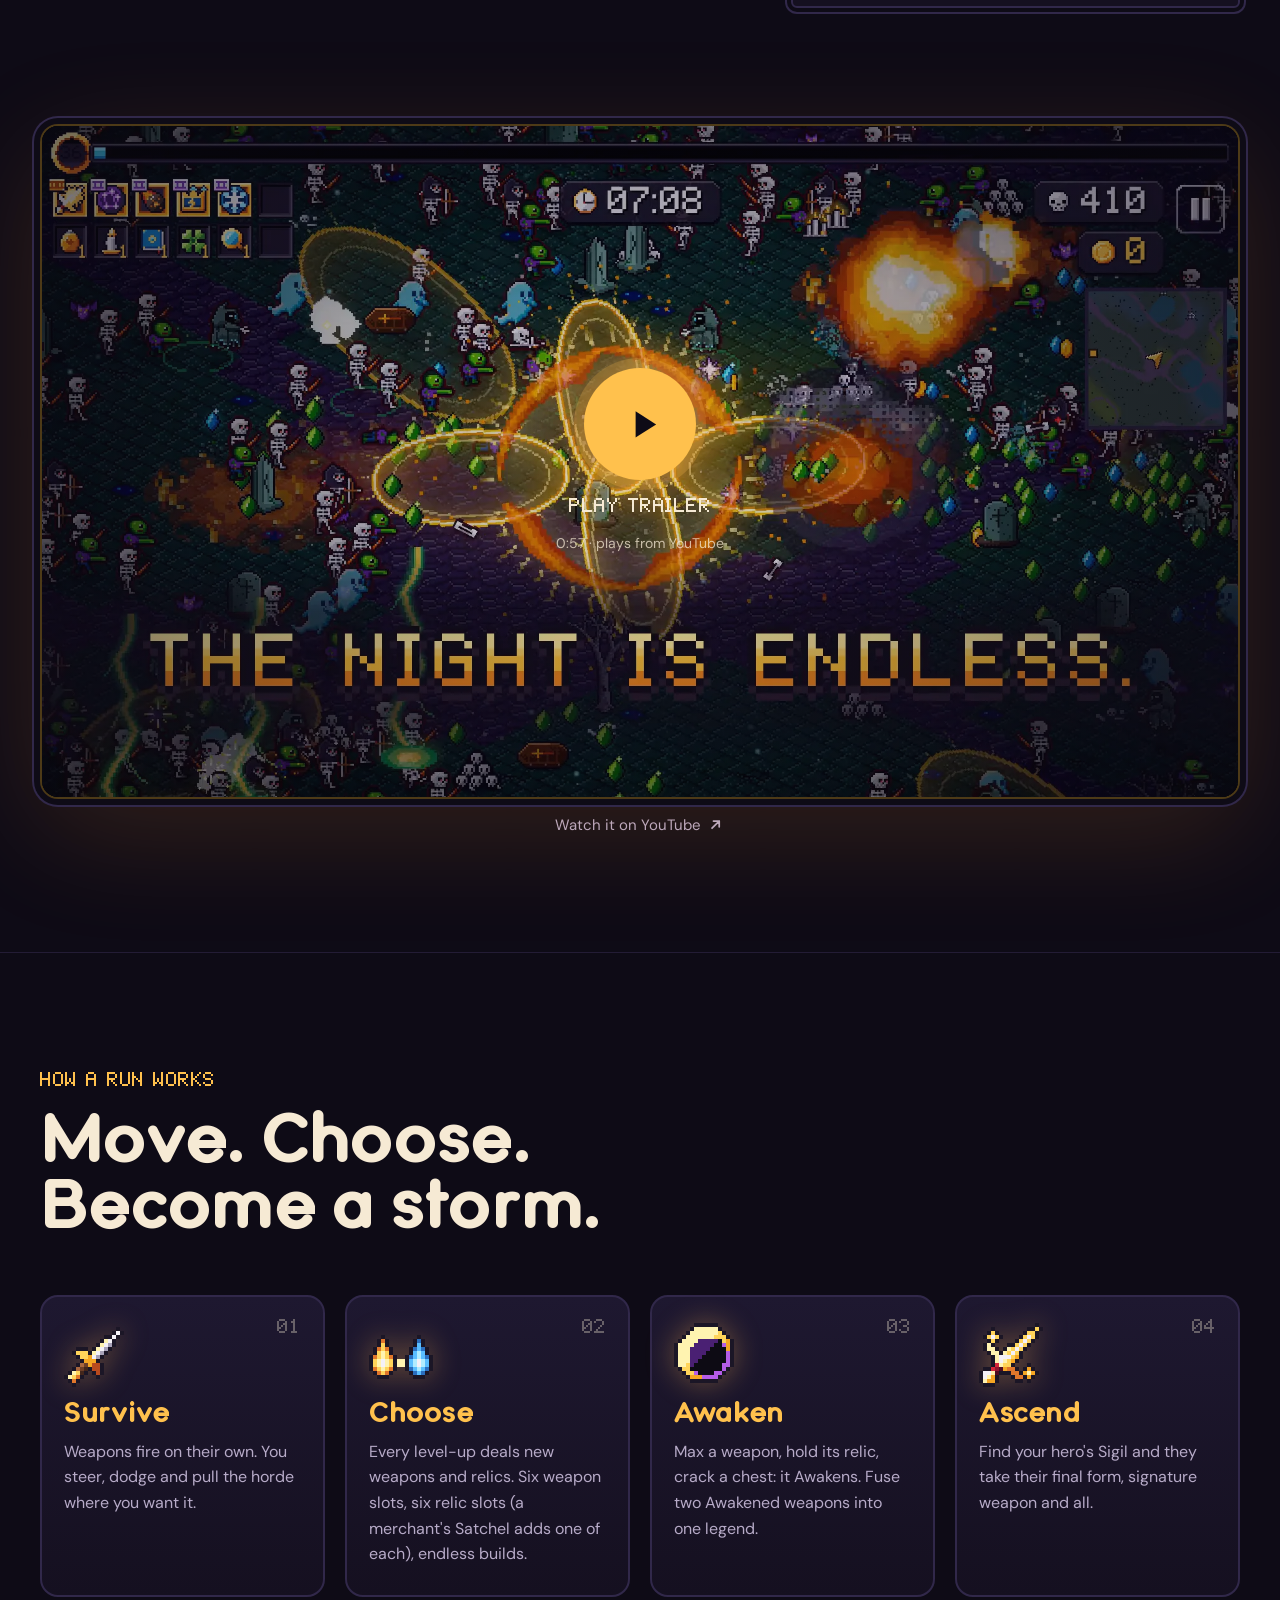
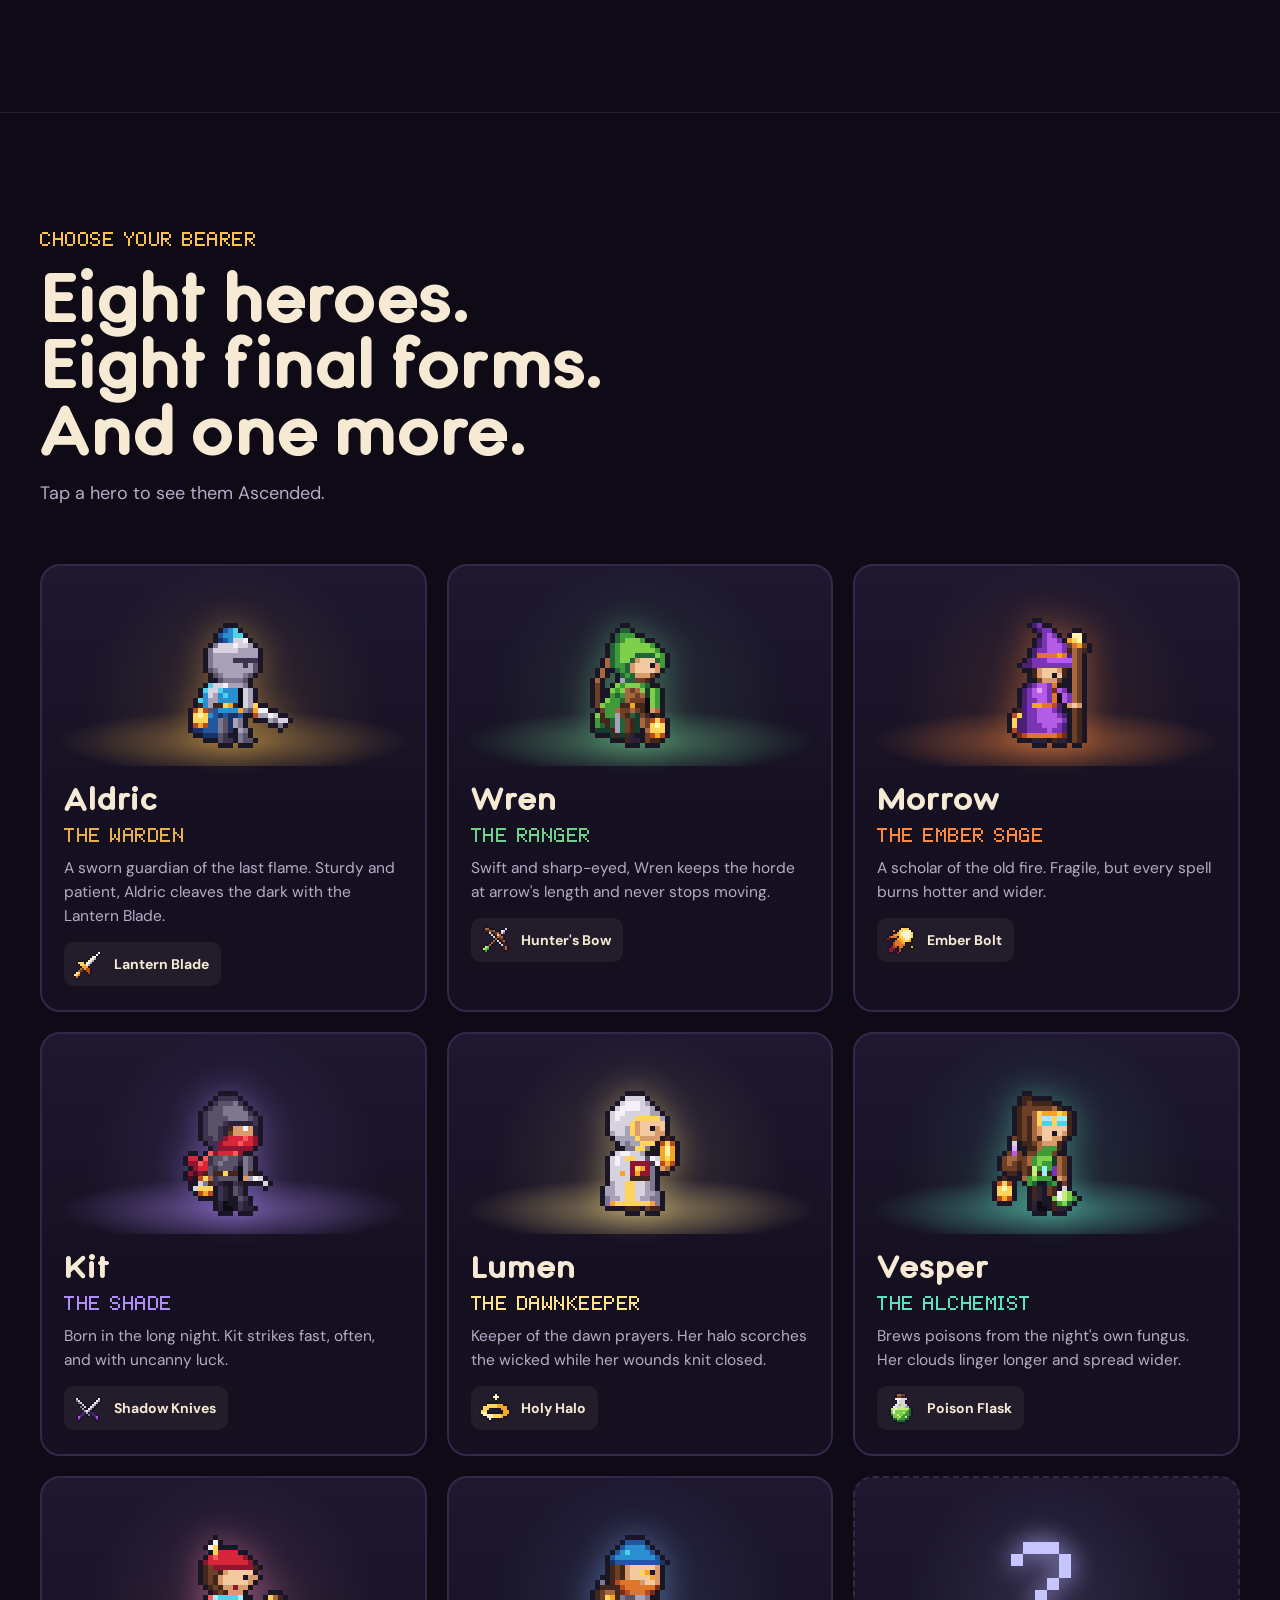
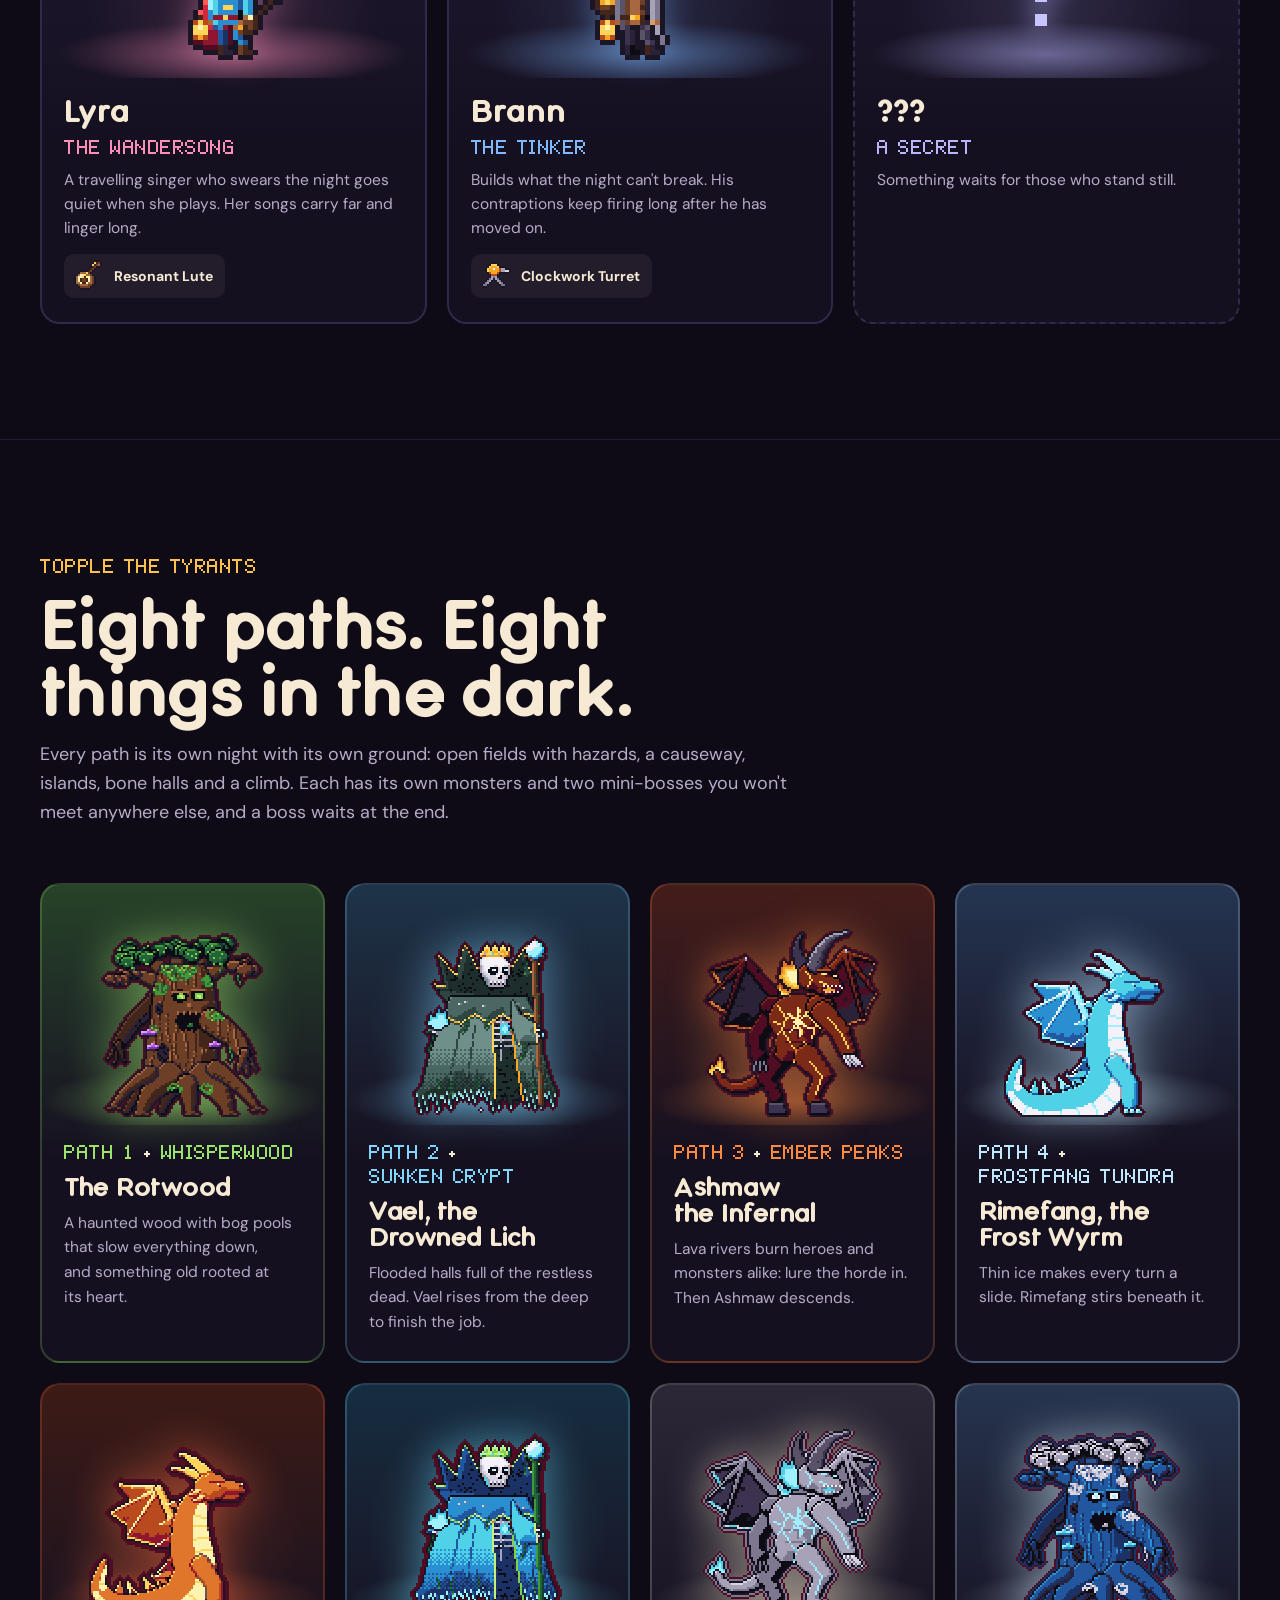
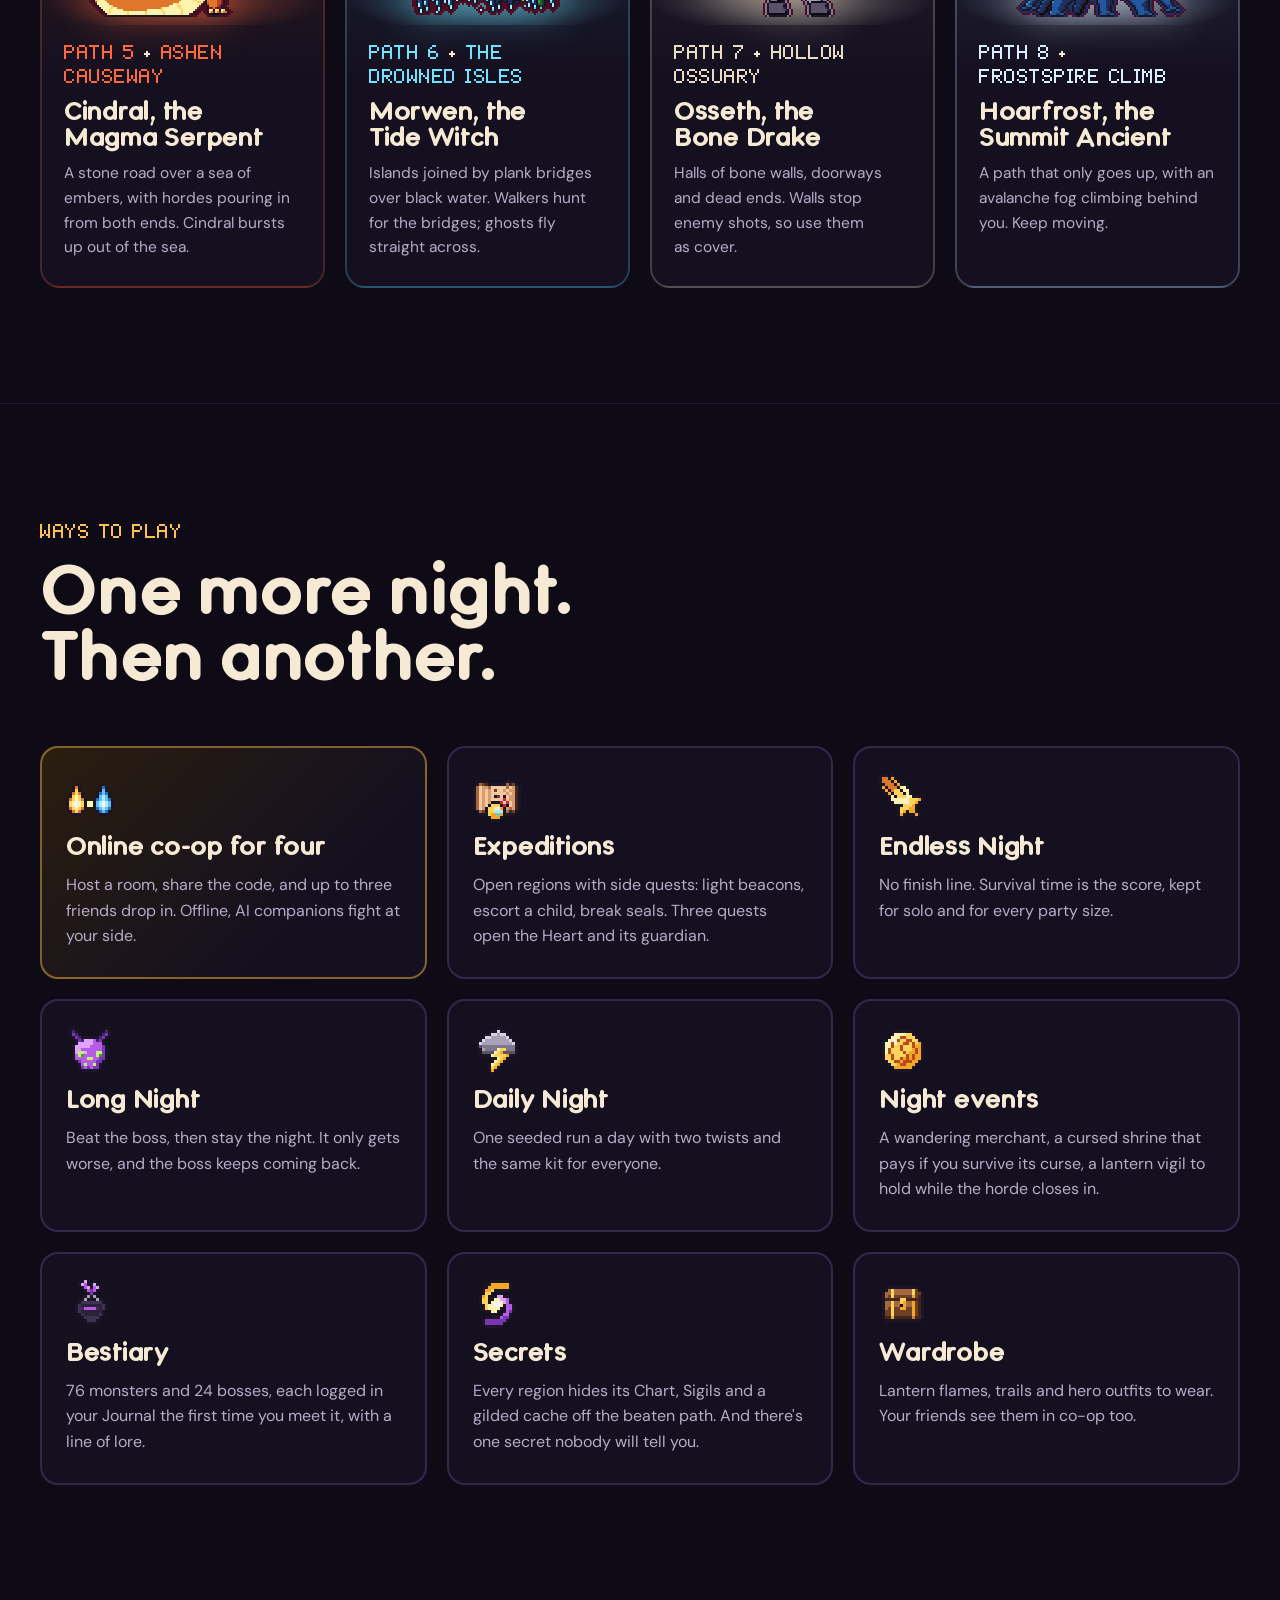
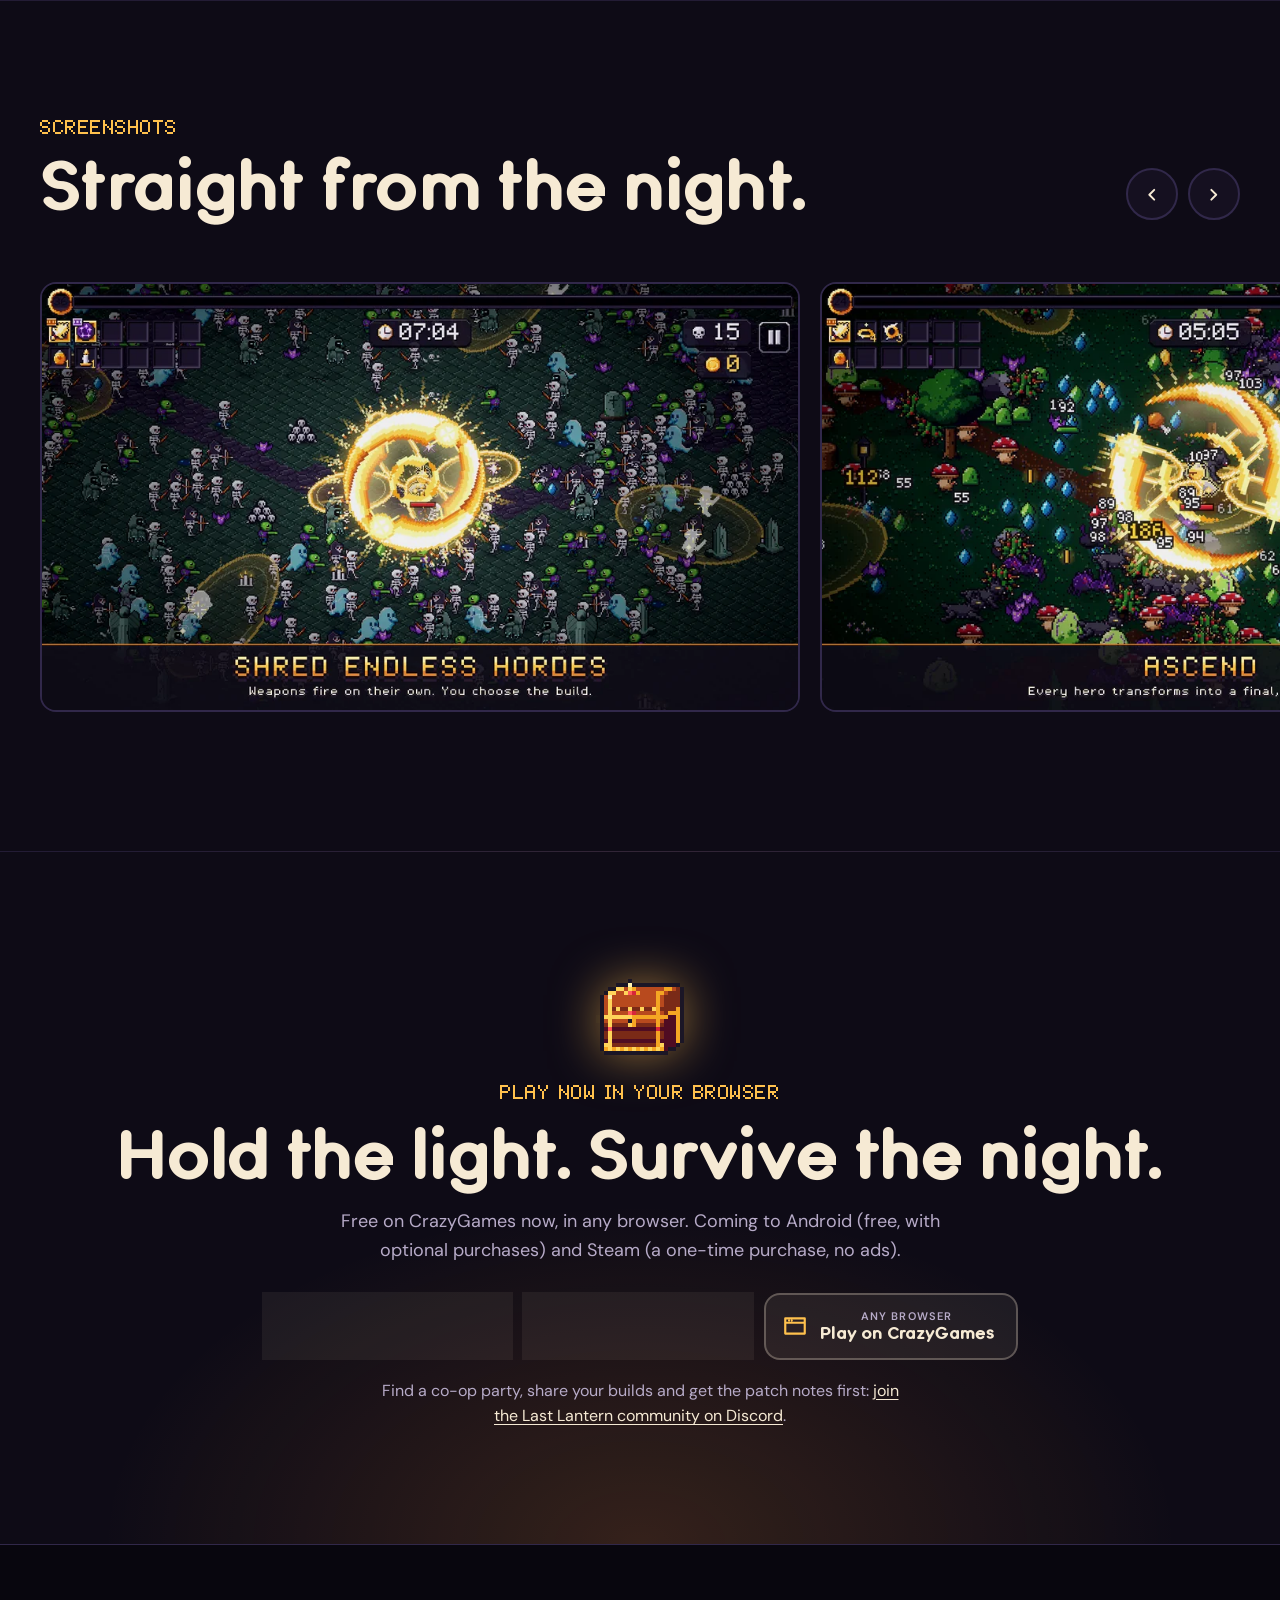
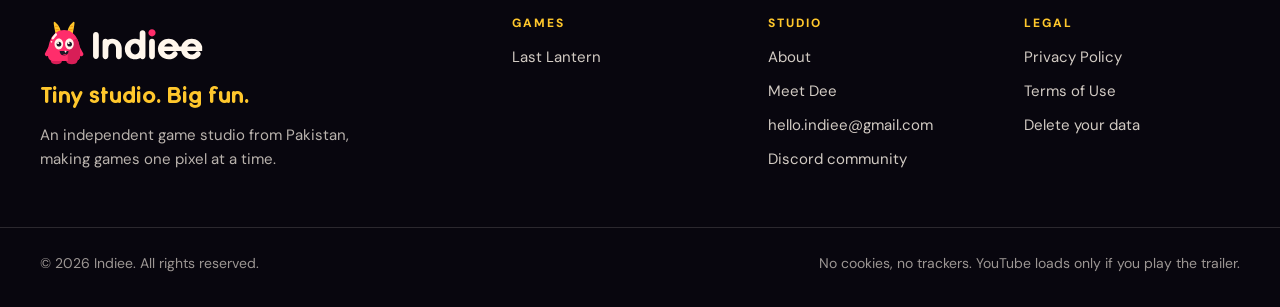
<file: last-lantern/index.html>
<!doctype html>
<html lang="en" class="theme-night">
<head>
<meta charset="utf-8">
<meta name="viewport" content="width=device-width, initial-scale=1, viewport-fit=cover">
<title>Last Lantern · Indiee</title>
<meta name="description" content="Last Lantern is a pixel-art survival roguelite by Indiee. Your hero fights on their own: you move, dodge and build. Eight heroes and a secret one, 52 weapons, eight paths with their own monsters, online co-op for four.">
<link rel="canonical" href="https://indieegames.github.io/last-lantern/">
<link rel="icon" href="/favicon.ico" sizes="48x48">
<link rel="icon" href="/favicon.svg" type="image/svg+xml">
<link rel="apple-touch-icon" href="/apple-touch-icon.png">
<link rel="manifest" href="/site.webmanifest">
<meta name="theme-color" content="#0E0B16">
<meta property="og:type" content="website">
<meta property="og:site_name" content="Indiee">
<meta property="og:title" content="Last Lantern · Indiee">
<meta property="og:description" content="Last Lantern is a pixel-art survival roguelite by Indiee. Your hero fights on their own: you move, dodge and build. Eight heroes and a secret one, 52 weapons, eight paths with their own monsters, online co-op for four.">
<meta property="og:url" content="https://indieegames.github.io/last-lantern/">
<meta property="og:image" content="https://indieegames.github.io/games/last-lantern/og-image.png">
<meta property="og:image:width" content="1200">
<meta property="og:image:height" content="630">
<meta name="twitter:card" content="summary_large_image">
<link rel="preconnect" href="https://fonts.googleapis.com">
<link rel="preconnect" href="https://fonts.gstatic.com" crossorigin>
<link rel="stylesheet" href="https://fonts.googleapis.com/css2?family=DM+Sans:ital,opsz,wght@0,9..40,400..800;1,9..40,400..600&display=swap">
<link rel="preload" href="/fonts/IndieeSans-Bold.woff2" as="font" type="font/woff2" crossorigin>
<link rel="stylesheet" href="/css/site.css?v=bd24847d">
<script>document.documentElement.classList.add("js")</script>

</head>
<body class="night">
<a class="skip" href="#main">Skip to content</a>
<header class="nav" data-nav>
  <div class="nav__pill">
    <a class="nav__logo" href="/">
      <img class="on-light" src="/brand/indiee_horizontal_light.svg" alt="Indiee home" width="129" height="40">
      <img class="on-dark" src="/brand/indiee_horizontal_dark.svg" alt="Indiee home" width="129" height="40">
    </a>
    <nav class="nav__links" id="nav-links" aria-label="Main">
      <a href="/last-lantern/" aria-current="page">Last Lantern</a>
      <a href="/moonbow/">Moonbow</a>
      <a href="/#studio">Studio</a>
      <a href="/#dee">Meet Dee</a>
      <a href="/#contact">Contact</a>
    </nav>
    <a class="btn btn--pink btn--sm nav__cta" href="/last-lantern/#trailer">Trailer<svg class="i" viewBox="0 0 24 24" aria-hidden="true"><path d="M5 12h13M13 6l6 6-6 6"/></svg></a>
    <button class="nav__toggle" type="button" aria-expanded="false" aria-controls="nav-links" data-nav-toggle>
      <span class="sr">Menu</span><i></i><i></i>
    </button>
  </div>
</header>

<main id="main">
<section class="ll-hero" data-embers>
  <picture>
    <source type="image/webp" srcset="/games/last-lantern/key-art-960.webp 960w, /games/last-lantern/key-art-1920.webp 1920w, /games/last-lantern/key-art-3840.webp 3840w" sizes="100vw">
    <img class="ll-hero__art" src="/games/last-lantern/key-art-1920.webp" alt="" width="1920" height="620" fetchpriority="high">
  </picture>
  <canvas class="ll-hero__embers" aria-hidden="true"></canvas>
  <div class="wrap ll-hero__inner">
    <h1 class="ll-hero__logo"><img src="/games/last-lantern/logo.webp" alt="Last Lantern" width="1100" height="316"></h1>
    <p class="pixel ll-hero__tag" data-type>The night is endless. Your lantern is not.</p>
    <p class="ll-hero__lede">A pixel-art survival roguelite. Your hero fights on their own: you move, dodge and choose how to grow. Alone, or with up to three friends.</p>
    <div class="ll-hero__actions">
      <a class="btn btn--sun btn--lg" href="#trailer"><svg class="i i--fill" viewBox="0 0 24 24" aria-hidden="true"><path d="M8 5v14l11-7Z"/></svg>Watch the trailer</a>
    </div>
    <div class="stores stores--lg"><span class="store is-soon"><svg viewBox="0 0 24 24" aria-hidden="true" fill="none" stroke="currentColor" stroke-width="2" stroke-linecap="round" stroke-linejoin="round"><path d="M8 2h8a2 2 0 0 1 2 2v16a2 2 0 0 1-2 2H8a2 2 0 0 1-2-2V4a2 2 0 0 1 2-2Zm3 17h2"/></svg><span><small>Android</small>Free on Google Play</span><em>Soon</em></span><span class="store is-soon"><svg viewBox="0 0 24 24" aria-hidden="true" fill="none" stroke="currentColor" stroke-width="2" stroke-linecap="round" stroke-linejoin="round"><path d="M3 4h18v12H3zM9 20h6M12 16v4"/></svg><span><small>Windows & Mac</small>Wishlist on Steam</span><em>Soon</em></span><a class="store" href="https://www.crazygames.com/game/last-lantern" rel="noopener"><svg viewBox="0 0 24 24" aria-hidden="true" fill="none" stroke="currentColor" stroke-width="2" stroke-linecap="round" stroke-linejoin="round"><path d="M3 5h18v14H3zM3 9h18M6.5 7h.01M9 7h.01"/></svg><span><small>Any browser</small>Play on CrazyGames</span></a></div>
  </div>
  <a class="ll-hero__scroll" href="#about"><span class="sr">Scroll to the game overview</span><svg class="i" viewBox="0 0 24 24" aria-hidden="true"><path d="M12 5v14M6 13l6 6 6-6"/></svg></a>
</section>

<section class="ll-section" id="about">
  <div class="wrap ll-about">
    <div class="ll-about__copy reveal">
      <p class="pixel ll-kicker">An endless night has fallen</p>
      <h2>You carry the <span class="glow">last lantern.</span></h2>
      <p>Every level-up offers new weapons and relics. Max a weapon, find its relic and open a chest to Awaken it. Fuse two Awakened weapons into something new, or Ascend your hero with their Sigil. Then do it all again, faster, on a harder night.</p>
    </div>
    <dl class="spec reveal" aria-label="At a glance">
      <div><dt>Genre</dt><dd>Survival roguelite</dd></div>
      <div><dt>Players</dt><dd>1 to 4, online co-op; AI companions offline</dd></div>
      <div><dt>Platforms</dt><dd>Android, Windows &amp; Mac, browser</dd></div>
      <div><dt>Heroes</dt><dd>8 and a secret one, each with a final form</dd></div>
      <div><dt>Arsenal</dt><dd>52 weapons, 20 relics</dd></div>
      <div><dt>Paths</dt><dd>8, each with its own monsters, mini-bosses and boss</dd></div>
      <div><dt>Status</dt><dd><span class="dot"></span>In development</dd></div>
      <div><dt>Studio</dt><dd>Indiee</dd></div>
    </dl>
  </div>
</section>

<section class="ll-section ll-section--trailer" id="trailer">
  <div class="wrap">
    <div class="player reveal" data-player data-yt="lwV5QllFVqA">
      <img class="player__poster" src="/games/last-lantern/trailer-poster.webp" alt="" width="1920" height="1080" loading="lazy">
      <button class="player__play" type="button" data-play><span class="player__ring"><svg class="i i--fill" viewBox="0 0 24 24" aria-hidden="true"><path d="M8 5v14l11-7Z"/></svg></span><span class="pixel">Play trailer</span><small>0:57 · plays from YouTube</small></button>
    </div>
    <p class="player__note"><a href="https://youtu.be/lwV5QllFVqA" rel="noopener">Watch it on YouTube<svg class="i" viewBox="0 0 24 24" aria-hidden="true"><path d="M7 17 17 7M9 7h8v8"/></svg></a></p>
  </div>
</section>

<section class="ll-section">
  <div class="wrap">
    <header class="ll-head reveal">
      <p class="pixel ll-kicker">How a run works</p>
      <h2>Move. Choose. Become a storm.</h2>
    </header>
    <ol class="loop">
      <li class="reveal"><img class="px" src="/games/last-lantern/icons/lantern_blade.png" alt="" width="16" height="16"><h3>Survive</h3><p>Weapons fire on their own. You steer, dodge and pull the horde where you want it.</p></li>
      <li class="reveal"><img class="px" src="/games/last-lantern/icons/kindred.png" alt="" width="16" height="16"><h3>Choose</h3><p>Every level-up deals new weapons and relics. Six weapon slots, six relic slots (a merchant's Satchel adds one of each), endless builds.</p></li>
      <li class="reveal"><img class="px" src="/games/last-lantern/icons/eclipse.png" alt="" width="16" height="16"><h3>Awaken</h3><p>Max a weapon, hold its relic, crack a chest: it Awakens. Fuse two Awakened weapons into one legend.</p></li>
      <li class="reveal"><img class="px" src="/games/last-lantern/icons/dawnbreaker.png" alt="" width="16" height="16"><h3>Ascend</h3><p>Find your hero's Sigil and they take their final form, signature weapon and all.</p></li>
    </ol>
  </div>
</section>

<section class="ll-section ll-section--heroes" id="heroes">
  <div class="wrap">
    <header class="ll-head reveal">
      <p class="pixel ll-kicker">Choose your bearer</p>
      <h2>Eight heroes. Eight final forms. And one more.</h2>
      <p>Tap a hero to see them Ascended.</p>
    </header>
    <div class="heroes">
      <button class="hero-card reveal" type="button" aria-pressed="false" data-hero-card style="--accent:#E8B04A">
        <span class="hero-card__stage"><i class="sprite sprite--idle" style="--sheet:url(/games/last-lantern/sprites/knight_idle.png)"></i><i class="sprite sprite--idle sprite--asc" style="--sheet:url(/games/last-lantern/sprites/knight_asc_idle.png)"></i></span>
        <span class="hero-card__name">Aldric</span><span class="pixel hero-card__title">The Warden</span>
        <span class="hero-card__desc">A sworn guardian of the last flame. Sturdy and patient, Aldric cleaves the dark with the Lantern Blade.</span>
        <span class="hero-card__weapon"><img class="px" src="/games/last-lantern/icons/lantern_blade.png" alt="" width="16" height="16">Lantern Blade</span>
      </button>
      <button class="hero-card reveal" type="button" aria-pressed="false" data-hero-card style="--accent:#6FD08C">
        <span class="hero-card__stage"><i class="sprite sprite--idle" style="--sheet:url(/games/last-lantern/sprites/ranger_idle.png)"></i><i class="sprite sprite--idle sprite--asc" style="--sheet:url(/games/last-lantern/sprites/ranger_asc_idle.png)"></i></span>
        <span class="hero-card__name">Wren</span><span class="pixel hero-card__title">The Ranger</span>
        <span class="hero-card__desc">Swift and sharp-eyed, Wren keeps the horde at arrow's length and never stops moving.</span>
        <span class="hero-card__weapon"><img class="px" src="/games/last-lantern/icons/hunters_bow.png" alt="" width="16" height="16">Hunter's Bow</span>
      </button>
      <button class="hero-card reveal" type="button" aria-pressed="false" data-hero-card style="--accent:#FF8A3D">
        <span class="hero-card__stage"><i class="sprite sprite--idle" style="--sheet:url(/games/last-lantern/sprites/mage_idle.png)"></i><i class="sprite sprite--idle sprite--asc" style="--sheet:url(/games/last-lantern/sprites/mage_asc_idle.png)"></i></span>
        <span class="hero-card__name">Morrow</span><span class="pixel hero-card__title">The Ember Sage</span>
        <span class="hero-card__desc">A scholar of the old fire. Fragile, but every spell burns hotter and wider.</span>
        <span class="hero-card__weapon"><img class="px" src="/games/last-lantern/icons/ember_bolt.png" alt="" width="16" height="16">Ember Bolt</span>
      </button>
      <button class="hero-card reveal" type="button" aria-pressed="false" data-hero-card style="--accent:#B28CFF">
        <span class="hero-card__stage"><i class="sprite sprite--idle" style="--sheet:url(/games/last-lantern/sprites/rogue_idle.png)"></i><i class="sprite sprite--idle sprite--asc" style="--sheet:url(/games/last-lantern/sprites/rogue_asc_idle.png)"></i></span>
        <span class="hero-card__name">Kit</span><span class="pixel hero-card__title">The Shade</span>
        <span class="hero-card__desc">Born in the long night. Kit strikes fast, often, and with uncanny luck.</span>
        <span class="hero-card__weapon"><img class="px" src="/games/last-lantern/icons/shadow_knives.png" alt="" width="16" height="16">Shadow Knives</span>
      </button>
      <button class="hero-card reveal" type="button" aria-pressed="false" data-hero-card style="--accent:#FFE28A">
        <span class="hero-card__stage"><i class="sprite sprite--idle" style="--sheet:url(/games/last-lantern/sprites/cleric_idle.png)"></i><i class="sprite sprite--idle sprite--asc" style="--sheet:url(/games/last-lantern/sprites/cleric_asc_idle.png)"></i></span>
        <span class="hero-card__name">Lumen</span><span class="pixel hero-card__title">The Dawnkeeper</span>
        <span class="hero-card__desc">Keeper of the dawn prayers. Her halo scorches the wicked while her wounds knit closed.</span>
        <span class="hero-card__weapon"><img class="px" src="/games/last-lantern/icons/holy_halo.png" alt="" width="16" height="16">Holy Halo</span>
      </button>
      <button class="hero-card reveal" type="button" aria-pressed="false" data-hero-card style="--accent:#5FE0C0">
        <span class="hero-card__stage"><i class="sprite sprite--idle" style="--sheet:url(/games/last-lantern/sprites/alchemist_idle.png)"></i><i class="sprite sprite--idle sprite--asc" style="--sheet:url(/games/last-lantern/sprites/alchemist_asc_idle.png)"></i></span>
        <span class="hero-card__name">Vesper</span><span class="pixel hero-card__title">The Alchemist</span>
        <span class="hero-card__desc">Brews poisons from the night's own fungus. Her clouds linger longer and spread wider.</span>
        <span class="hero-card__weapon"><img class="px" src="/games/last-lantern/icons/poison_flask.png" alt="" width="16" height="16">Poison Flask</span>
      </button>
      <button class="hero-card reveal" type="button" aria-pressed="false" data-hero-card style="--accent:#FF8FB8">
        <span class="hero-card__stage"><i class="sprite sprite--idle" style="--sheet:url(/games/last-lantern/sprites/bard_idle.png)"></i><i class="sprite sprite--idle sprite--asc" style="--sheet:url(/games/last-lantern/sprites/bard_asc_idle.png)"></i></span>
        <span class="hero-card__name">Lyra</span><span class="pixel hero-card__title">The Wandersong</span>
        <span class="hero-card__desc">A travelling singer who swears the night goes quiet when she plays. Her songs carry far and linger long.</span>
        <span class="hero-card__weapon"><img class="px" src="/games/last-lantern/icons/resonant_lute.png" alt="" width="16" height="16">Resonant Lute</span>
      </button>
      <button class="hero-card reveal" type="button" aria-pressed="false" data-hero-card style="--accent:#7FB8FF">
        <span class="hero-card__stage"><i class="sprite sprite--idle" style="--sheet:url(/games/last-lantern/sprites/tinker_idle.png)"></i><i class="sprite sprite--idle sprite--asc" style="--sheet:url(/games/last-lantern/sprites/tinker_asc_idle.png)"></i></span>
        <span class="hero-card__name">Brann</span><span class="pixel hero-card__title">The Tinker</span>
        <span class="hero-card__desc">Builds what the night can't break. His contraptions keep firing long after he has moved on.</span>
        <span class="hero-card__weapon"><img class="px" src="/games/last-lantern/icons/clockwork_turret.png" alt="" width="16" height="16">Clockwork Turret</span>
      </button>
      <div class="hero-card hero-card--secret reveal" style="--accent:#B9B6FF">
        <span class="hero-card__stage"><span class="hero-card__mystery" aria-hidden="true">?</span></span>
        <span class="hero-card__name">???</span><span class="pixel hero-card__title">A secret</span>
        <span class="hero-card__desc">Something waits for those who stand still.</span>
      </div>
    </div>
  </div>
</section>

<section class="ll-section ll-section--paths" id="paths">
  <div class="wrap">
    <header class="ll-head reveal">
      <p class="pixel ll-kicker">Topple the tyrants</p>
      <h2>Eight paths. Eight things in the dark.</h2>
      <p>Every path is its own night with its own ground: open fields with hazards, a causeway, islands, bone halls and a climb. Each has its own monsters and two mini-bosses you won't meet anywhere else, and a boss waits at the end.</p>
    </header>
    <div class="paths">
      <article class="path reveal" style="--tint:#3F7A3A;--glow:#9BE36B">
        <div class="path__stage"><i class="sprite sprite--boss" style="--sheet:url(/games/last-lantern/sprites/elder_treant_idle.png)"></i></div>
        <p class="pixel path__no">Path 1 <b>•</b> Whisperwood</p>
        <h3>The Rotwood</h3>
        <p>A haunted wood with bog pools that slow everything down, and something old rooted at its heart.</p>
      </article>
      <article class="path reveal" style="--tint:#2D5D7A;--glow:#7FD6FF">
        <div class="path__stage"><i class="sprite sprite--boss" style="--sheet:url(/games/last-lantern/sprites/lich_idle.png)"></i></div>
        <p class="pixel path__no">Path 2 <b>•</b> Sunken Crypt</p>
        <h3>Vael, the Drowned Lich</h3>
        <p>Flooded halls full of the restless dead. Vael rises from the deep to finish the job.</p>
      </article>
      <article class="path reveal" style="--tint:#7A2E1E;--glow:#FF8A3D">
        <div class="path__stage"><i class="sprite sprite--boss" style="--sheet:url(/games/last-lantern/sprites/ashmaw_idle.png)"></i></div>
        <p class="pixel path__no">Path 3 <b>•</b> Ember Peaks</p>
        <h3>Ashmaw the Infernal</h3>
        <p>Lava rivers burn heroes and monsters alike: lure the horde in. Then Ashmaw descends.</p>
      </article>
      <article class="path reveal" style="--tint:#3B5F8C;--glow:#BFE8FF">
        <div class="path__stage"><i class="sprite sprite--boss" style="--sheet:url(/games/last-lantern/sprites/frost_wyrm_idle.png)"></i></div>
        <p class="pixel path__no">Path 4 <b>•</b> Frostfang Tundra</p>
        <h3>Rimefang, the Frost Wyrm</h3>
        <p>Thin ice makes every turn a slide. Rimefang stirs beneath it.</p>
      </article>
      <article class="path reveal" style="--tint:#6B2A14;--glow:#FF6A3D">
        <div class="path__stage"><i class="sprite sprite--boss" style="--sheet:url(/games/last-lantern/sprites/cinder_wyrm_idle.png)"></i></div>
        <p class="pixel path__no">Path 5 <b>•</b> Ashen Causeway</p>
        <h3>Cindral, the Magma Serpent</h3>
        <p>A stone road over a sea of embers, with hordes pouring in from both ends. Cindral bursts up out of the sea.</p>
      </article>
      <article class="path reveal" style="--tint:#1E4F6B;--glow:#6FE3FF">
        <div class="path__stage"><i class="sprite sprite--boss" style="--sheet:url(/games/last-lantern/sprites/tide_witch_idle.png)"></i></div>
        <p class="pixel path__no">Path 6 <b>•</b> The Drowned Isles</p>
        <h3>Morwen, the Tide Witch</h3>
        <p>Islands joined by plank bridges over black water. Walkers hunt for the bridges; ghosts fly straight across.</p>
      </article>
      <article class="path reveal" style="--tint:#4A4458;--glow:#E8DCC2">
        <div class="path__stage"><i class="sprite sprite--boss" style="--sheet:url(/games/last-lantern/sprites/bone_drake_idle.png)"></i></div>
        <p class="pixel path__no">Path 7 <b>•</b> Hollow Ossuary</p>
        <h3>Osseth, the Bone Drake</h3>
        <p>Halls of bone walls, doorways and dead ends. Walls stop enemy shots, so use them as cover.</p>
      </article>
      <article class="path reveal" style="--tint:#3E5E86;--glow:#D8F0FF">
        <div class="path__stage"><i class="sprite sprite--boss" style="--sheet:url(/games/last-lantern/sprites/summit_ancient_idle.png)"></i></div>
        <p class="pixel path__no">Path 8 <b>•</b> Frostspire Climb</p>
        <h3>Hoarfrost, the Summit Ancient</h3>
        <p>A path that only goes up, with an avalanche fog climbing behind you. Keep moving.</p>
      </article>
    </div>
  </div>
</section>

<section class="ll-section" id="modes">
  <div class="wrap">
    <header class="ll-head reveal">
      <p class="pixel ll-kicker">Ways to play</p>
      <h2>One more night. Then another.</h2>
    </header>
    <div class="modes">
      <article class="mode mode--wide reveal"><img class="px" src="/games/last-lantern/icons/kindred.png" alt="" width="16" height="16"><h3>Online co-op for four</h3><p>Host a room, share the code, and up to three friends drop in. Offline, AI companions fight at your side.</p></article>
      <article class="mode reveal"><img class="px" src="/games/last-lantern/icons/relic_chart.png" alt="" width="16" height="16"><h3>Expeditions</h3><p>Open regions with side quests: light beacons, escort a child, break seals. Three quests open the Heart and its guardian.</p></article>
      <article class="mode reveal"><img class="px" src="/games/last-lantern/icons/starfall.png" alt="" width="16" height="16"><h3>Endless Night</h3><p>No finish line. Survival time is the score, kept for solo and for every party size.</p></article>
      <article class="mode reveal"><img class="px" src="/games/last-lantern/icons/curse.png" alt="" width="16" height="16"><h3>Long Night</h3><p>Beat the boss, then stay the night. It only gets worse, and the boss keeps coming back.</p></article>
      <article class="mode reveal"><img class="px" src="/games/last-lantern/icons/storm_call.png" alt="" width="16" height="16"><h3>Daily Night</h3><p>One seeded run a day with two twists and the same kit for everyone.</p></article>
      <article class="mode reveal"><img class="px" src="/games/last-lantern/icons/misers_coin.png" alt="" width="16" height="16"><h3>Night events</h3><p>A wandering merchant, a cursed shrine that pays if you survive its curse, a lantern vigil to hold while the horde closes in.</p></article>
      <article class="mode reveal"><img class="px" src="/games/last-lantern/icons/black_censer.png" alt="" width="16" height="16"><h3>Bestiary</h3><p>76 monsters and 24 bosses, each logged in your Journal the first time you meet it, with a line of lore.</p></article>
      <article class="mode reveal"><img class="px" src="/games/last-lantern/icons/evolution.png" alt="" width="16" height="16"><h3>Secrets</h3><p>Every region hides its Chart, Sigils and a gilded cache off the beaten path. And there's one secret nobody will tell you.</p></article>
      <article class="mode reveal"><img class="px" src="/games/last-lantern/icons/chest_icon.png" alt="" width="16" height="16"><h3>Wardrobe</h3><p>Lantern flames, trails and hero outfits to wear. Your friends see them in co-op too.</p></article>
    </div>
  </div>
</section>

<section class="ll-section ll-section--gallery" id="gallery">
  <div class="wrap">
    <header class="ll-head ll-head--row reveal">
      <div>
        <p class="pixel ll-kicker">Screenshots</p>
        <h2>Straight from the night.</h2>
      </div>
      <div class="gallery__nav">
        <button class="round" type="button" data-gallery-prev><span class="sr">Previous screenshot</span><svg class="i" viewBox="0 0 24 24" aria-hidden="true"><path d="M15 6l-6 6 6 6"/></svg></button>
        <button class="round" type="button" data-gallery-next><span class="sr">Next screenshot</span><svg class="i" viewBox="0 0 24 24" aria-hidden="true"><path d="M9 6l6 6-6 6"/></svg></button>
      </div>
    </header>
  </div>
  <div class="gallery" data-gallery>
    <button class="shot" type="button" data-full="/games/last-lantern/shots/01_horde-1920.webp"><img src="/games/last-lantern/shots/01_horde-960.webp" alt="A golden spell explodes in the middle of a skeleton horde." width="960" height="540" loading="lazy"></button>
    <button class="shot" type="button" data-full="/games/last-lantern/shots/02_ascension-1920.webp"><img src="/games/last-lantern/shots/02_ascension-960.webp" alt="A hero Ascends to their final form in a burst of light." width="960" height="540" loading="lazy"></button>
    <button class="shot" type="button" data-full="/games/last-lantern/shots/03_gilded_chest-1920.webp"><img src="/games/last-lantern/shots/03_gilded_chest-960.webp" alt="A gilded chest opens and Awakens two weapons." width="960" height="540" loading="lazy"></button>
    <button class="shot" type="button" data-full="/games/last-lantern/shots/04_tier_cards-1920.webp"><img src="/games/last-lantern/shots/04_tier_cards-960.webp" alt="Level-up cards offer weapons of different tiers." width="960" height="540" loading="lazy"></button>
    <button class="shot" type="button" data-full="/games/last-lantern/shots/05_boss-1920.webp"><img src="/games/last-lantern/shots/05_boss-960.webp" alt="Ashmaw the Infernal rains meteors on the hero." width="960" height="540" loading="lazy"></button>
    <button class="shot" type="button" data-full="/games/last-lantern/shots/06_relic_altar-1920.webp"><img src="/games/last-lantern/shots/06_relic_altar-960.webp" alt="A hero finds a hidden relic altar in the woods." width="960" height="540" loading="lazy"></button>
  </div>
</section>

<section class="ll-section ll-section--get" id="get">
  <div class="wrap ll-get reveal">
    <i class="sprite sprite--chest" aria-hidden="true"></i>
    <p class="pixel ll-kicker">Play now in your browser</p>
    <h2>Hold the light. Survive the night.</h2>
    <p>Free on CrazyGames now, in any browser. Coming to Android (free, with optional purchases) and Steam (a one-time purchase, no ads).</p>
    <div class="stores stores--lg"><span class="store is-soon"><svg viewBox="0 0 24 24" aria-hidden="true" fill="none" stroke="currentColor" stroke-width="2" stroke-linecap="round" stroke-linejoin="round"><path d="M8 2h8a2 2 0 0 1 2 2v16a2 2 0 0 1-2 2H8a2 2 0 0 1-2-2V4a2 2 0 0 1 2-2Zm3 17h2"/></svg><span><small>Android</small>Free on Google Play</span><em>Soon</em></span><span class="store is-soon"><svg viewBox="0 0 24 24" aria-hidden="true" fill="none" stroke="currentColor" stroke-width="2" stroke-linecap="round" stroke-linejoin="round"><path d="M3 4h18v12H3zM9 20h6M12 16v4"/></svg><span><small>Windows & Mac</small>Wishlist on Steam</span><em>Soon</em></span><a class="store" href="https://www.crazygames.com/game/last-lantern" rel="noopener"><svg viewBox="0 0 24 24" aria-hidden="true" fill="none" stroke="currentColor" stroke-width="2" stroke-linecap="round" stroke-linejoin="round"><path d="M3 5h18v14H3zM3 9h18M6.5 7h.01M9 7h.01"/></svg><span><small>Any browser</small>Play on CrazyGames</span></a></div>
    <p class="ll-community">Find a co-op party, share your builds and get the patch notes first:
      <a href="https://discord.gg/c2YPhdbGT4" rel="noopener">join the Last Lantern community on Discord</a>.</p>
  </div>
</section>

<dialog class="modal modal--shot" data-lightbox aria-label="Screenshot">
  <div class="modal__frame"><img alt="" data-lightbox-img></div>
  <button class="modal__close" type="button" data-modal-close><span class="sr">Close</span><svg class="i" viewBox="0 0 24 24" aria-hidden="true"><path d="M6 6l12 12M18 6 6 18"/></svg></button>
</dialog>
<script type="application/ld+json">
{"@context": "https://schema.org", "@type": "VideoGame", "name": "Last Lantern", "url": "https://indieegames.github.io/last-lantern/",
 "image": "https://indieegames.github.io/games/last-lantern/og-image.png", "genre": ["Action", "Roguelite"],
 "playMode": ["SinglePlayer", "CoOp"], "numberOfPlayers": {"@type": "QuantitativeValue", "minValue": 1, "maxValue": 4},
 "gamePlatform": ["Android", "Windows", "macOS", "Web browser"],
 "author": {"@type": "Organization", "name": "Indiee", "url": "https://indieegames.github.io/"},
 "trailer": {"@type": "VideoObject", "name": "Last Lantern – Official Trailer", "uploadDate": "2026-10-06",
   "description": "Official trailer for Last Lantern, a pixel-art survival roguelite with online co-op for four.",
   "thumbnailUrl": "https://i.ytimg.com/vi/lwV5QllFVqA/maxresdefault.jpg",
   "embedUrl": "https://www.youtube-nocookie.com/embed/lwV5QllFVqA", "contentUrl": "https://youtu.be/lwV5QllFVqA"},
 "description": "A pixel-art survival roguelite with online co-op for four."}
</script>

</main>
<footer class="footer">
  <div class="wrap footer__grid">
    <div class="footer__brand">
      <img src="/brand/indiee_horizontal_dark.svg" alt="Indiee" width="174" height="54" loading="lazy">
      <p class="footer__tag">Tiny studio. Big fun.</p>
      <p class="footer__note">An independent game studio from Pakistan, making games one pixel at a time.</p>
    </div>
    <div class="footer__col">
      <h2>Games</h2>
      <a href="/last-lantern/">Last Lantern</a>
    </div>
    <div class="footer__col">
      <h2>Studio</h2>
      <a href="/#studio">About</a>
      <a href="/#dee">Meet Dee</a>
      <a href="mailto:hello.indiee@gmail.com">hello.indiee@gmail.com</a>
      <a href="https://discord.gg/c2YPhdbGT4" rel="noopener">Discord community</a>
    </div>
    <div class="footer__col">
      <h2>Legal</h2>
      <a href="/privacy/">Privacy Policy</a>
      <a href="/terms/">Terms of Use</a>
      <a href="/delete-data/">Delete your data</a>
    </div>
  </div>
  <div class="wrap footer__base">
    <span>© 2026 Indiee. All rights reserved.</span>
    <span>No cookies, no trackers. YouTube loads only if you play the trailer.</span>
  </div>
</footer>

<script src="/js/site.js?v=bd24847d" defer></script>
</body>
</html>
</file>
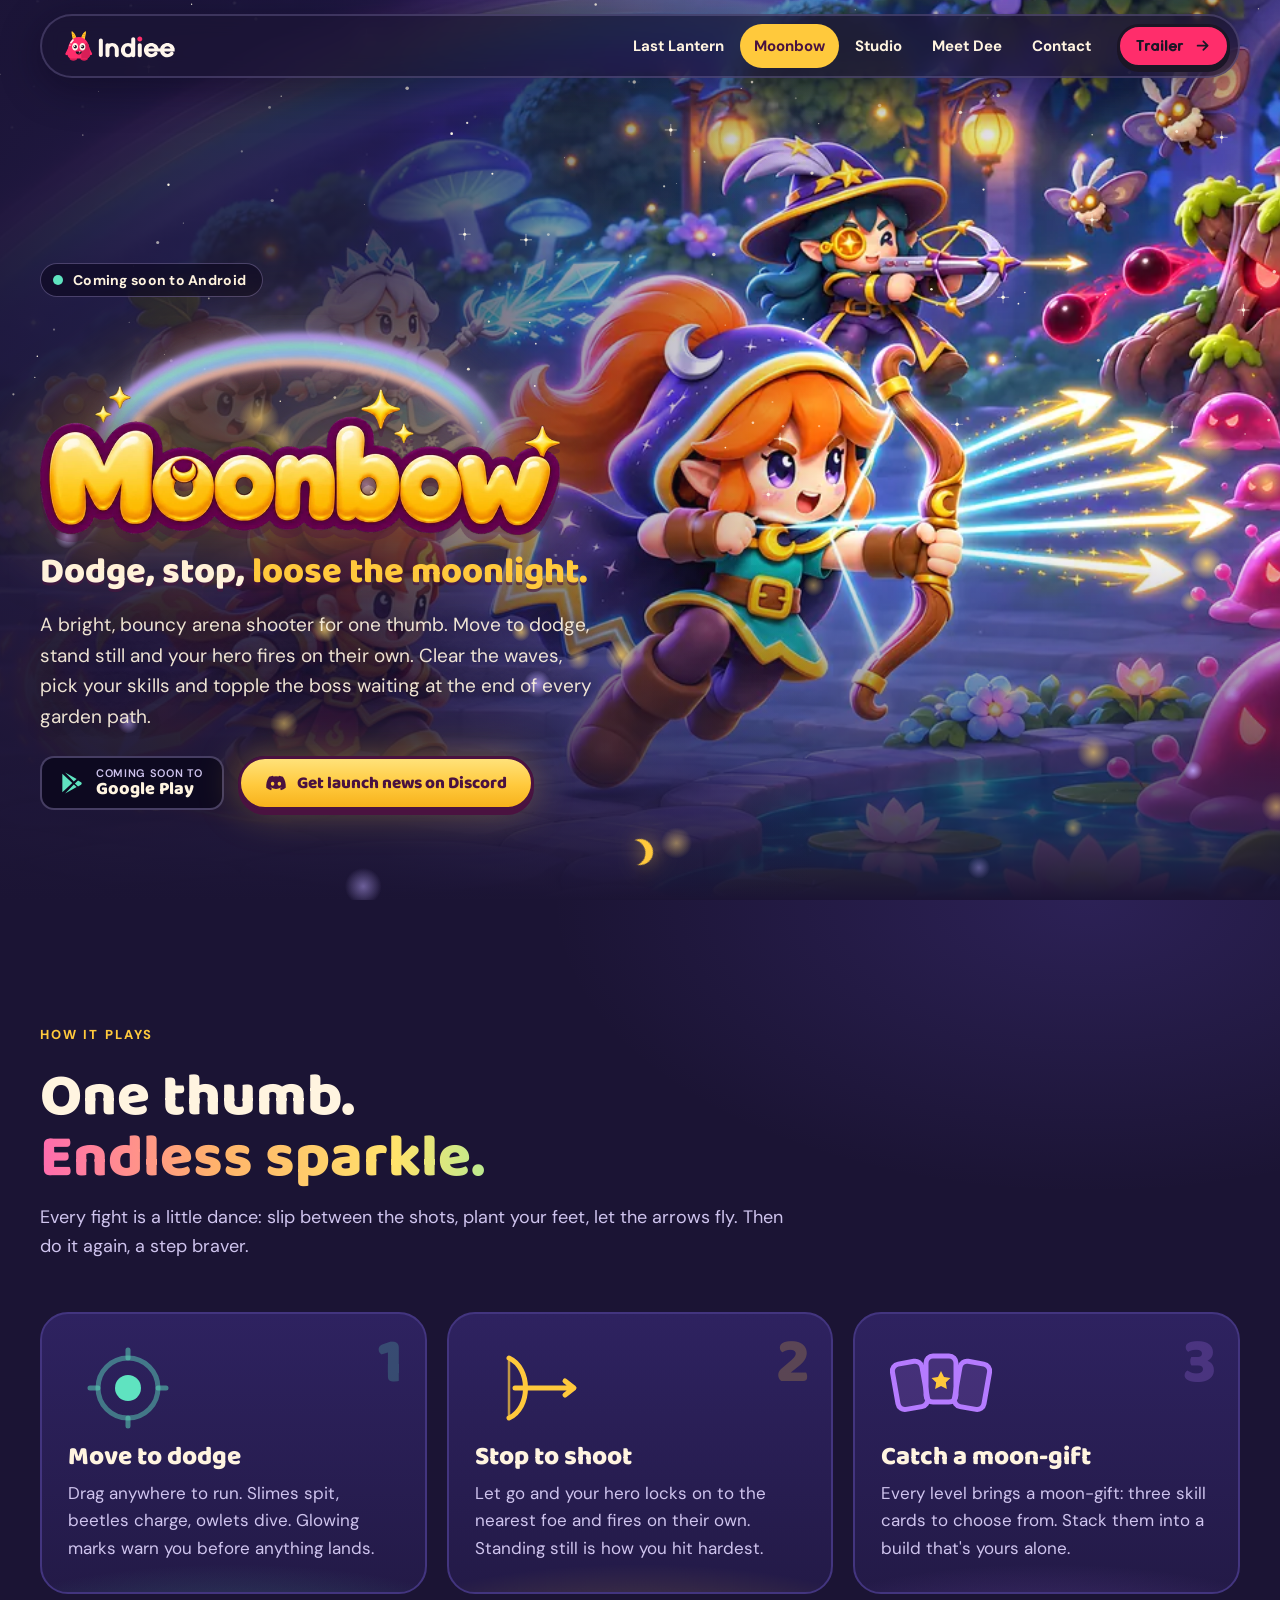
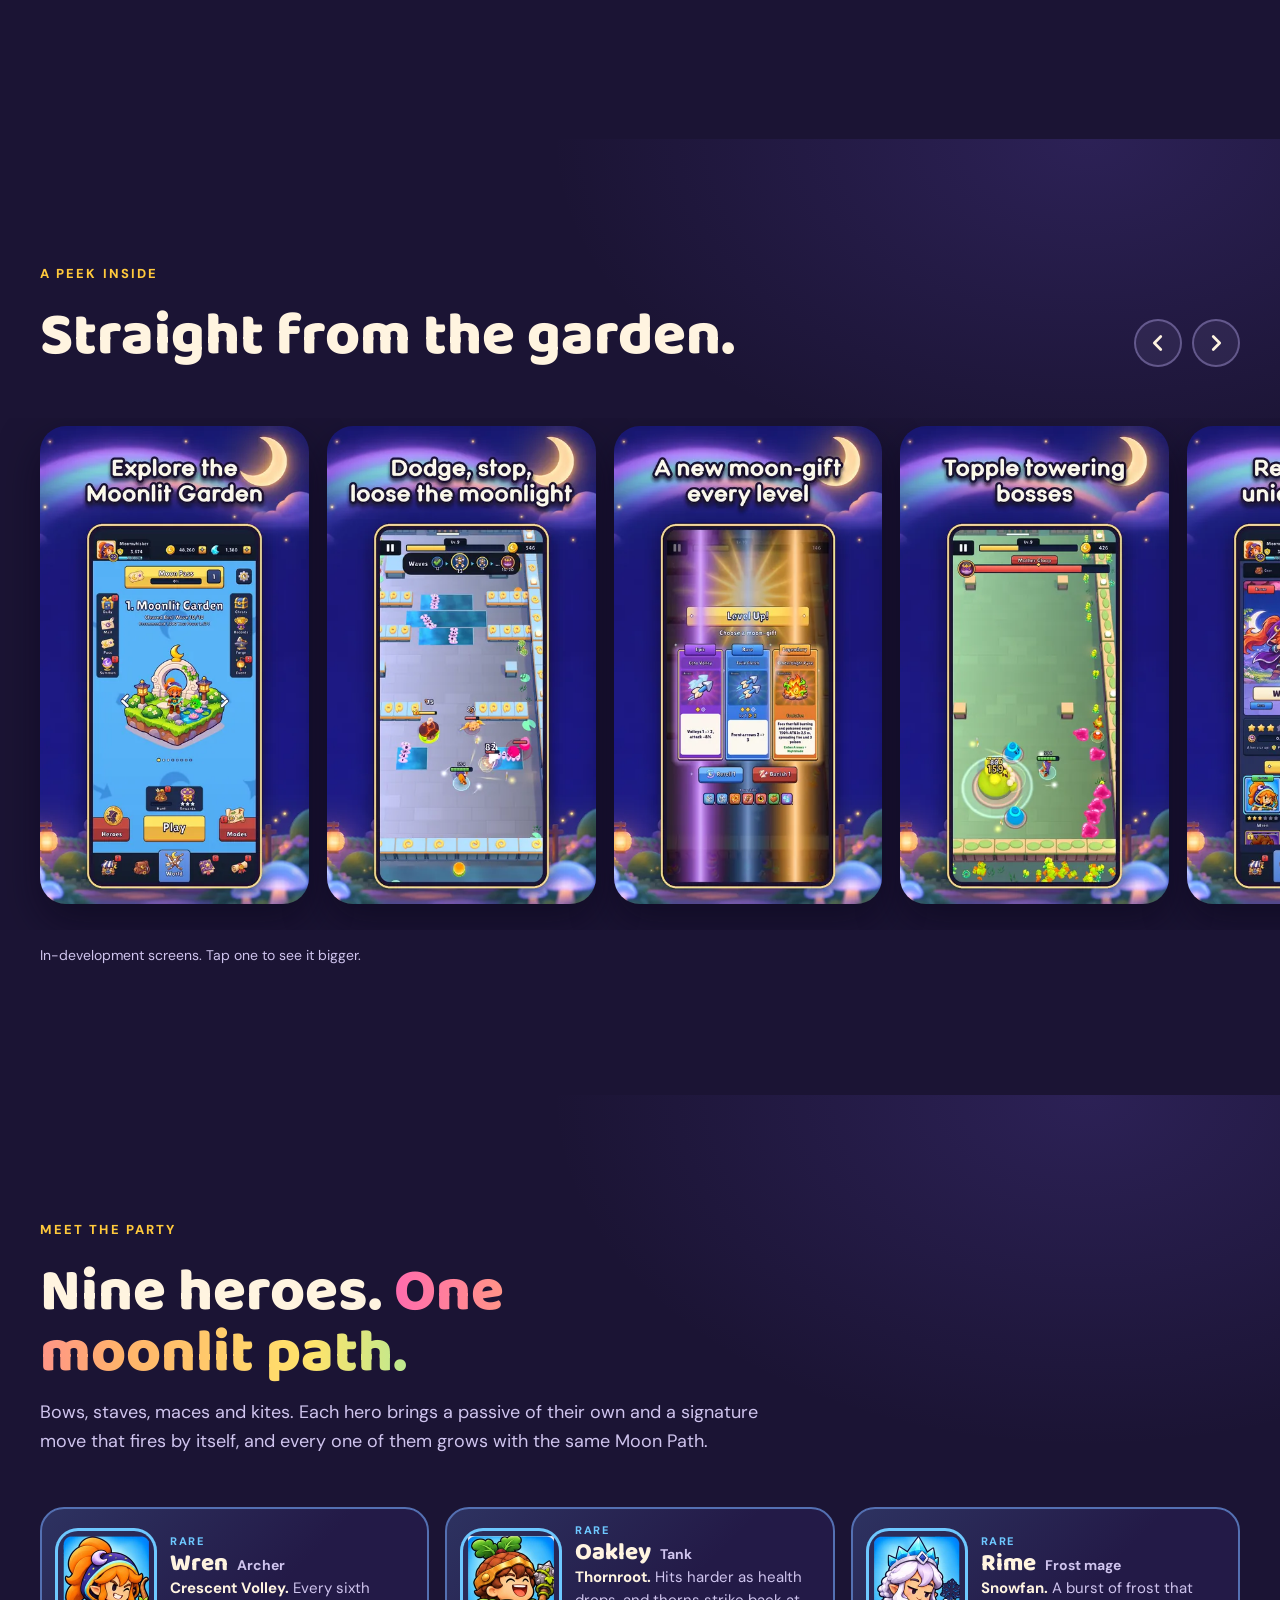
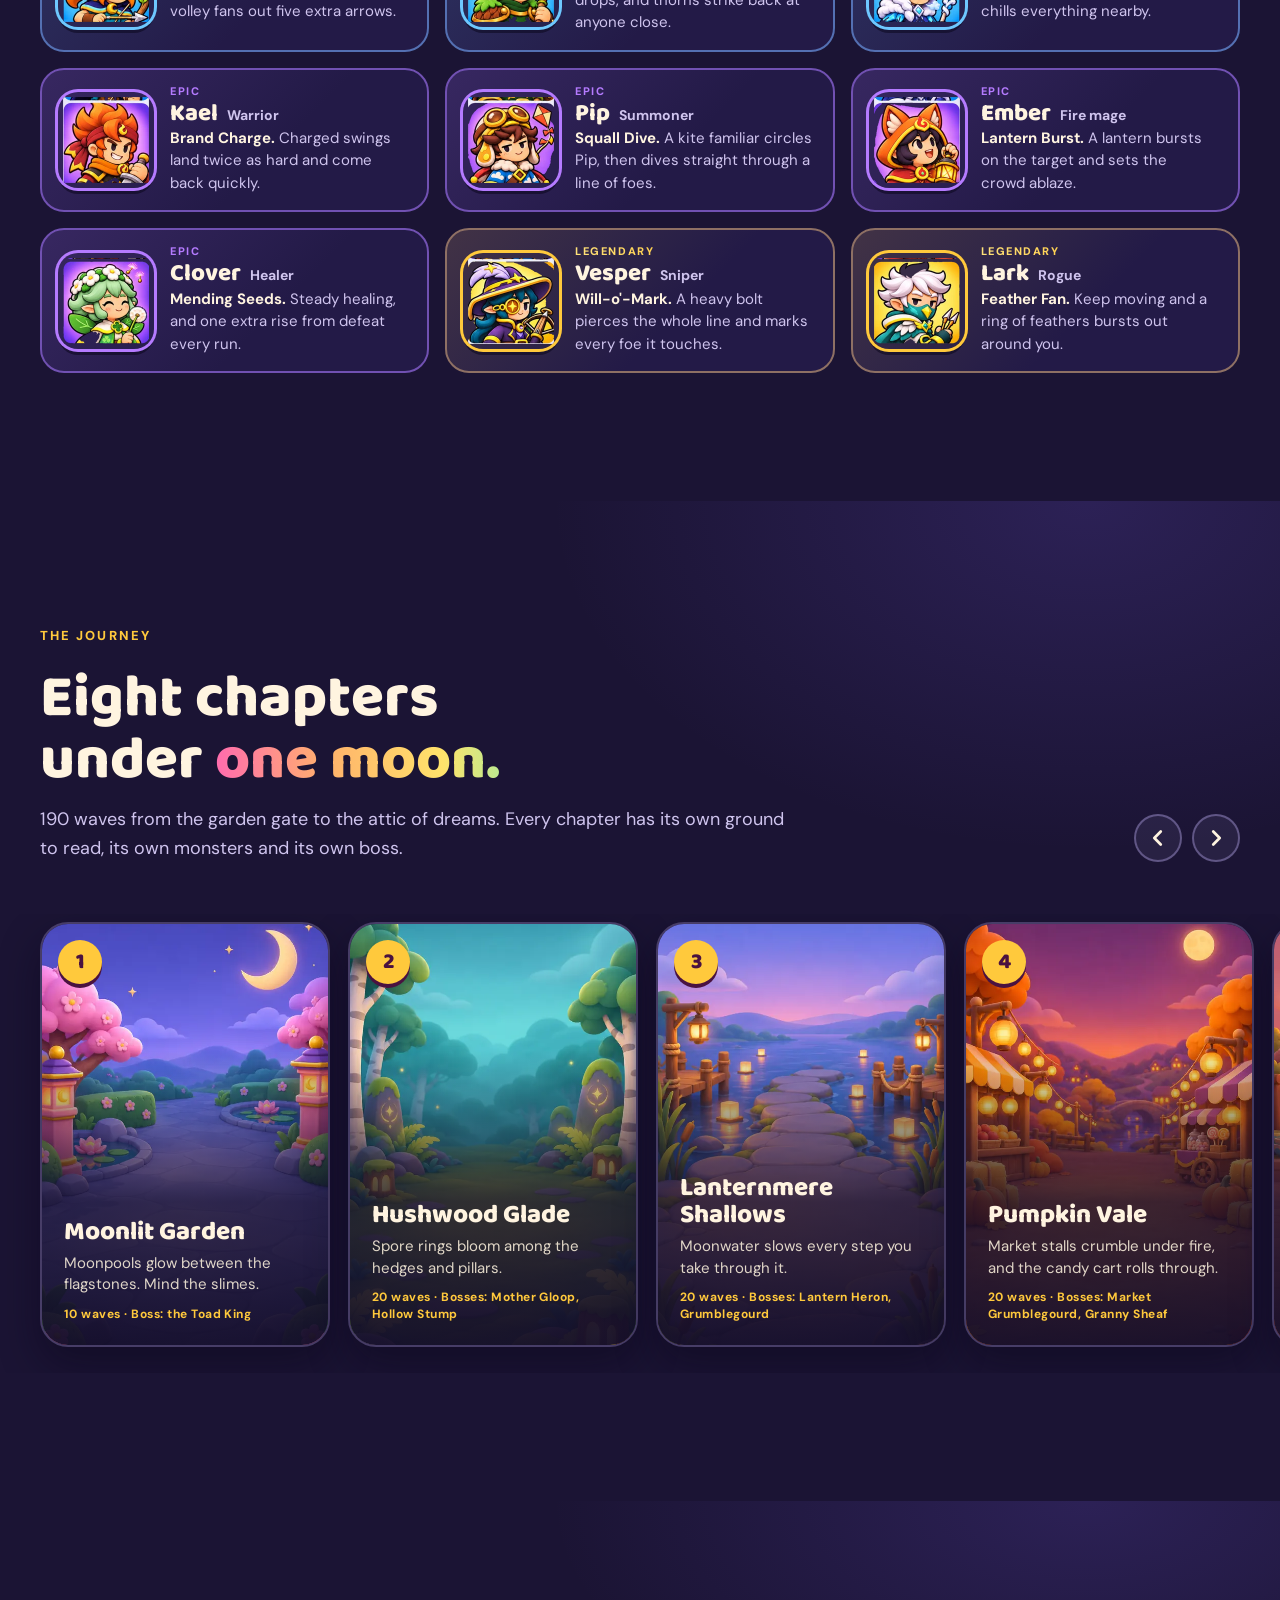
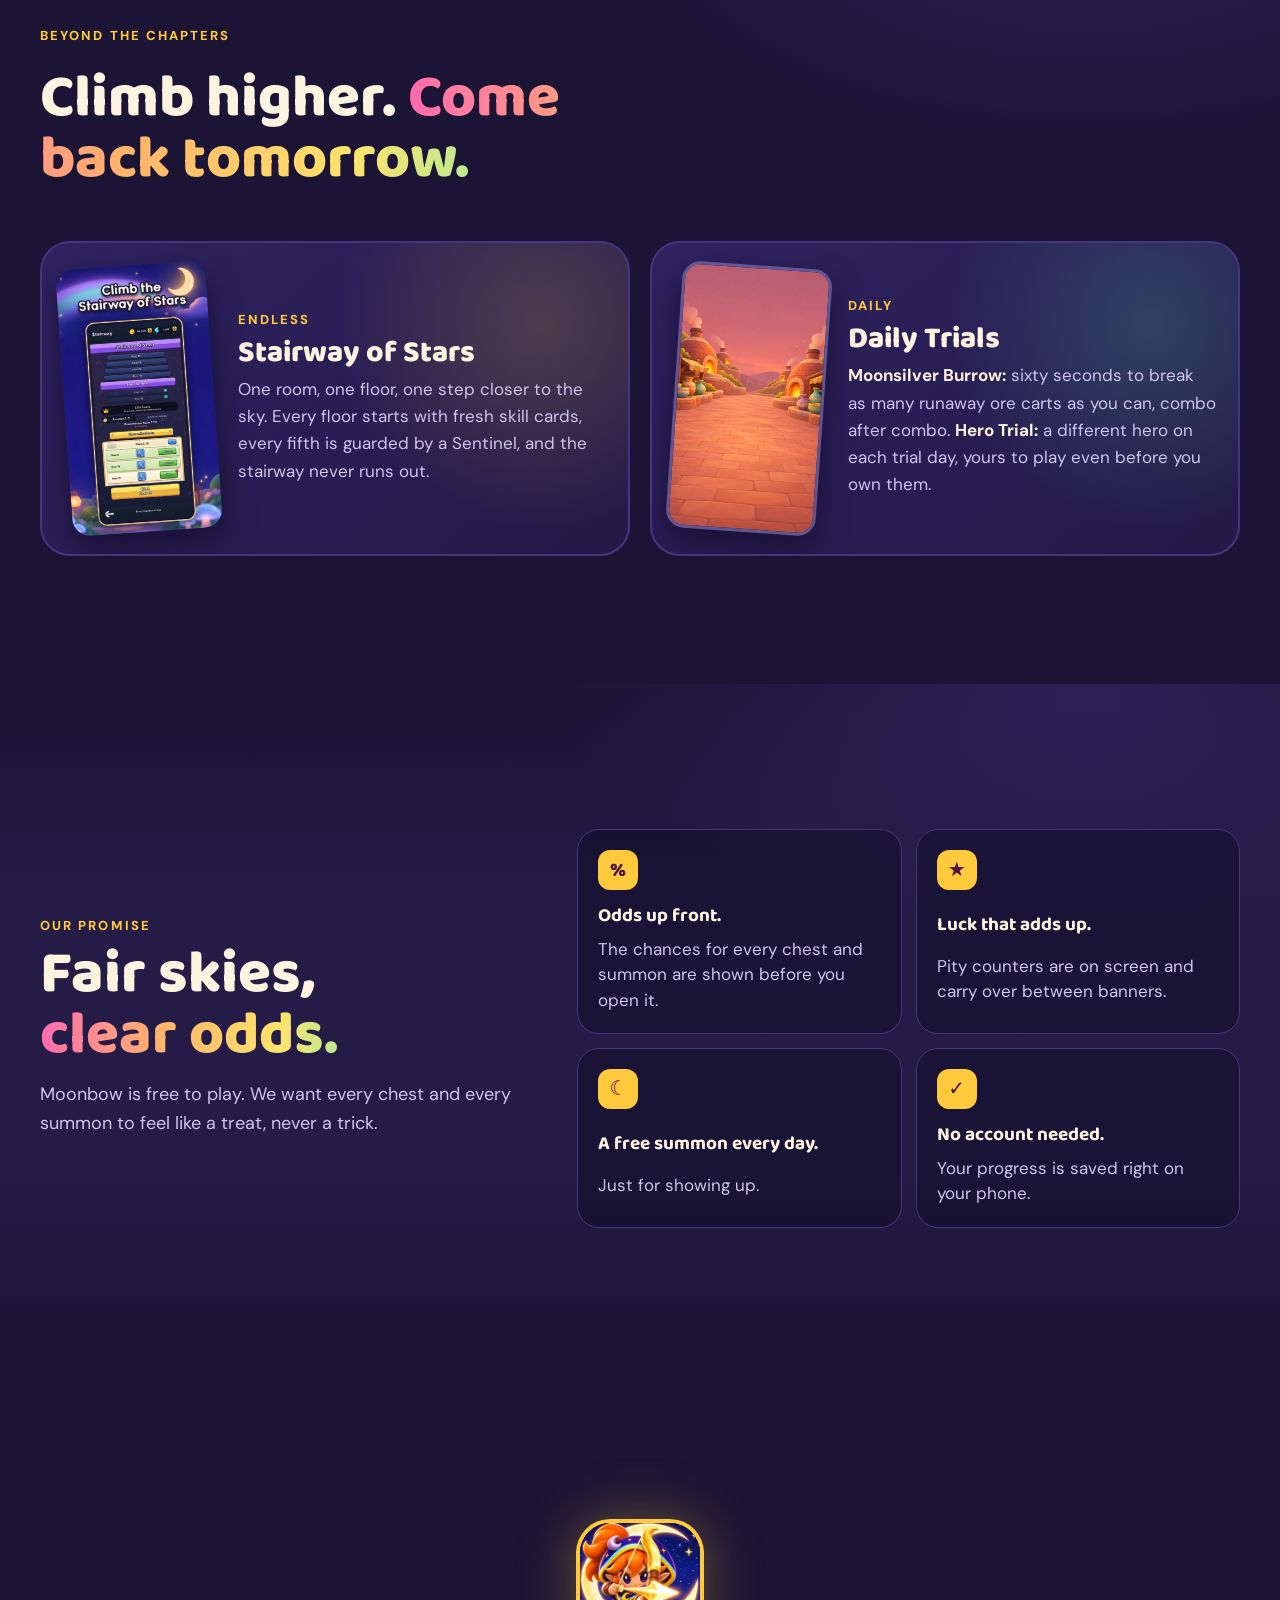
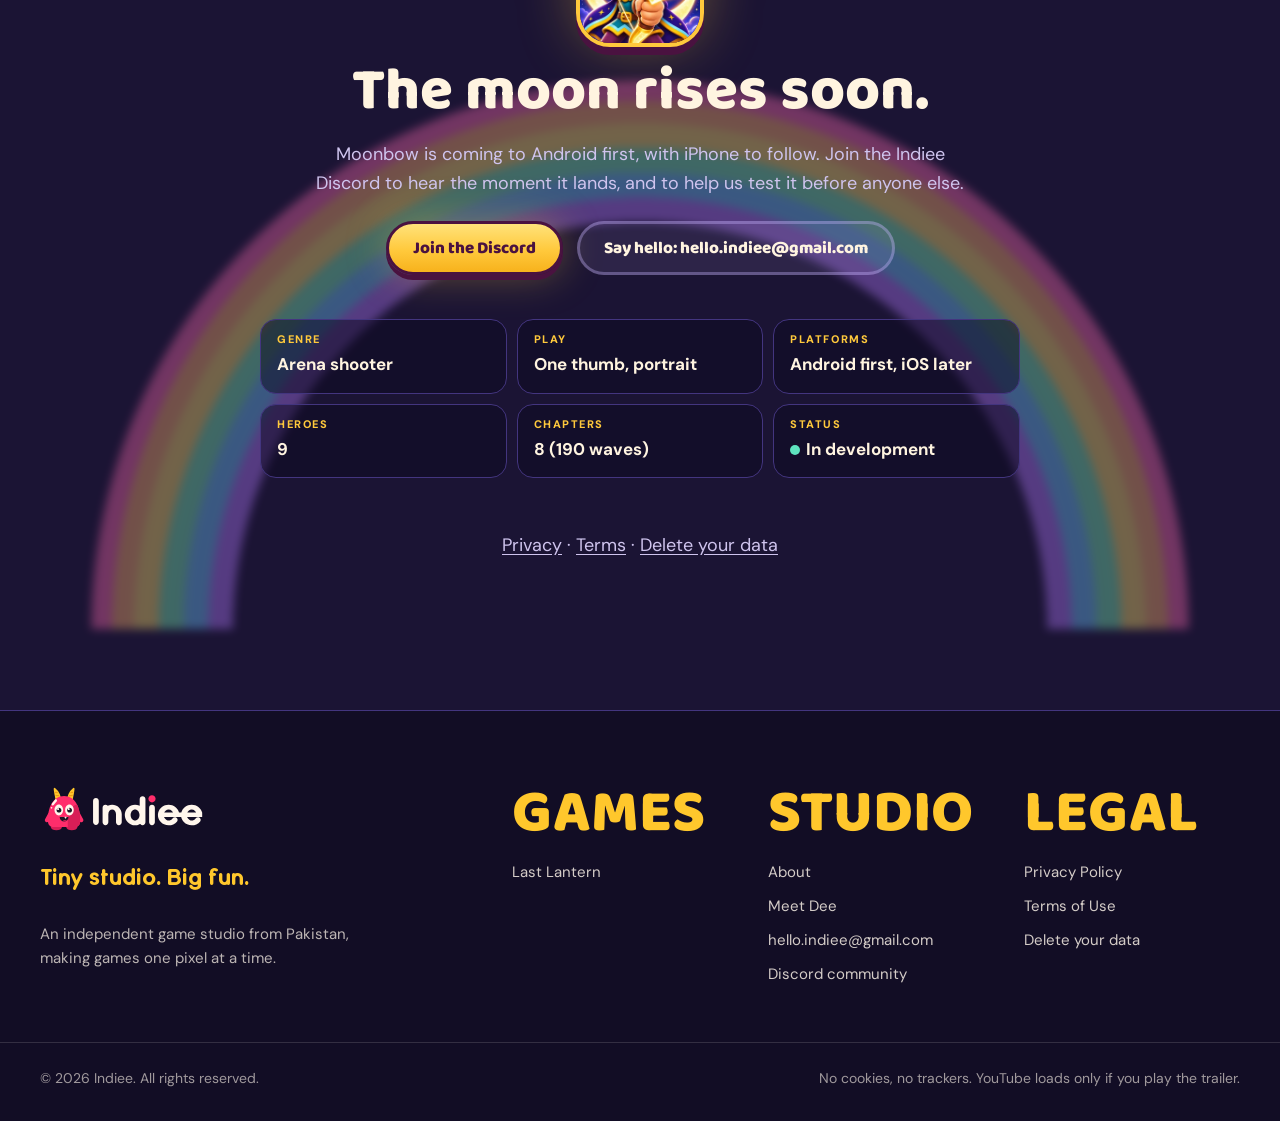
<file: moonbow/index.html>
<!doctype html>
<html lang="en" class="theme-moonbow">
<head>
<meta charset="utf-8">
<meta name="viewport" content="width=device-width, initial-scale=1, viewport-fit=cover">
<title>Moonbow · Coming soon · Indiee</title>
<meta name="description" content="Moonbow is an upcoming moonlit arena shooter for phones by Indiee. Move to dodge, stand still to loose the moonlight. Nine heroes, eight chapters, coming soon to Google Play.">
<link rel="canonical" href="https://indieegames.github.io/moonbow/">
<link rel="icon" href="/favicon.ico" sizes="48x48">
<link rel="icon" href="/favicon.svg" type="image/svg+xml">
<link rel="apple-touch-icon" href="/apple-touch-icon.png">
<link rel="manifest" href="/site.webmanifest">
<meta name="theme-color" content="#1B1434">
<meta property="og:type" content="website">
<meta property="og:site_name" content="Indiee">
<meta property="og:title" content="Moonbow · Coming soon · Indiee">
<meta property="og:description" content="Moonbow is an upcoming moonlit arena shooter for phones by Indiee. Move to dodge, stand still to loose the moonlight. Nine heroes, eight chapters, coming soon to Google Play.">
<meta property="og:url" content="https://indieegames.github.io/moonbow/">
<meta property="og:image" content="https://indieegames.github.io/games/moonbow/og-image.jpg">
<meta property="og:image:width" content="1200">
<meta property="og:image:height" content="630">
<meta name="twitter:card" content="summary_large_image">
<link rel="preconnect" href="https://fonts.googleapis.com">
<link rel="preconnect" href="https://fonts.gstatic.com" crossorigin>
<link rel="stylesheet" href="https://fonts.googleapis.com/css2?family=DM+Sans:ital,opsz,wght@0,9..40,400..800;1,9..40,400..600&display=swap">
<link rel="preload" href="/fonts/IndieeSans-Bold.woff2" as="font" type="font/woff2" crossorigin>
<link rel="stylesheet" href="/css/site.css?v=bd24847d">
<script>document.documentElement.classList.add("js")</script>
<link rel="stylesheet" href="https://fonts.googleapis.com/css2?family=Baloo+2:wght@600;700;800&display=swap"><link rel="stylesheet" href="/css/moonbow.css?v=1"><script src="/js/moonbow.js?v=1" defer></script>
</head>
<body class="moonbow">
<a class="skip" href="#main">Skip to content</a>
<header class="nav" data-nav>
  <div class="nav__pill">
    <a class="nav__logo" href="/">
      <img class="on-light" src="/brand/indiee_horizontal_light.svg" alt="Indiee home" width="129" height="40">
      <img class="on-dark" src="/brand/indiee_horizontal_dark.svg" alt="Indiee home" width="129" height="40">
    </a>
    <nav class="nav__links" id="nav-links" aria-label="Main">
      <a href="/last-lantern/">Last Lantern</a>
      <a href="/moonbow/" aria-current="page">Moonbow</a>
      <a href="/#studio">Studio</a>
      <a href="/#dee">Meet Dee</a>
      <a href="/#contact">Contact</a>
    </nav>
    <a class="btn btn--pink btn--sm nav__cta" href="/last-lantern/#trailer">Trailer<svg class="i" viewBox="0 0 24 24" aria-hidden="true"><path d="M5 12h13M13 6l6 6-6 6"/></svg></a>
    <button class="nav__toggle" type="button" aria-expanded="false" aria-controls="nav-links" data-nav-toggle>
      <span class="sr">Menu</span><i></i><i></i>
    </button>
  </div>
</header>

<main id="main">
<section class="mb-hero" data-mb-hero>
  <picture>
    <source media="(max-aspect-ratio: 4/5)" type="image/webp" srcset="/games/moonbow/key-art-portrait-800.webp 800w, /games/moonbow/key-art-portrait-1280.webp 1280w" sizes="100vw">
    <source type="image/webp" srcset="/games/moonbow/key-art-1280.webp 1280w, /games/moonbow/key-art-1920.webp 1920w, /games/moonbow/key-art-2880.webp 2880w" sizes="100vw">
    <img class="mb-hero__art" src="/games/moonbow/key-art-1920.webp" alt="Six chibi heroes charge across a moonlit garden under a rainbow, loosing glowing arrows at pink slimes and an angry tree stump." width="1920" height="1080" fetchpriority="high">
  </picture>
  <div class="mb-hero__veil" aria-hidden="true"></div>
  <canvas class="mb-hero__sky" aria-hidden="true"></canvas>
  <div class="wrap mb-hero__inner">
    <p class="mb-pill"><span class="mb-pill__dot" aria-hidden="true"></span>Coming soon to Android</p>
    <h1 class="mb-hero__logo"><img src="/games/moonbow/logo.webp" alt="Moonbow" width="900" height="380"></h1>
    <p class="mb-hero__tag">Dodge, stop, <span class="mb-shine">loose the moonlight.</span></p>
    <p class="mb-hero__lede">A bright, bouncy arena shooter for one thumb. Move to dodge, stand still and your hero fires on their own. Clear the waves, pick your skills and topple the boss waiting at the end of every garden path.</p>
    <div class="mb-hero__actions">
      <span class="mb-store" aria-disabled="true">
        <svg viewBox="0 0 24 24" aria-hidden="true"><path d="M4 3.5v17l9.2-8.5L4 3.5Zm10.6 7.2 2.6-2.4L6.6 2.4l8 8.3Zm0 2.6-8 8.3 10.6-5.9-2.6-2.4Zm3.9-3.5-2.9 2.7 2.9 2.7 2.8-1.6c.8-.5.8-1.7 0-2.2l-2.8-1.6Z"/></svg>
        <span><small>Coming soon to</small>Google Play</span>
      </span>
      <a class="mb-btn mb-btn--gold" href="https://discord.gg/c2YPhdbGT4" rel="noopener">
        <svg viewBox="0 0 24 24" aria-hidden="true"><path d="M19.5 5.3A17 17 0 0 0 15.3 4l-.5 1a15.7 15.7 0 0 0-5.6 0l-.5-1a17 17 0 0 0-4.2 1.3C1.8 9.4 1.1 13.4 1.4 17.3a17 17 0 0 0 5.2 2.6l1.1-1.8a11 11 0 0 1-1.7-.8l.4-.3a12.2 12.2 0 0 0 11.2 0l.4.3a11 11 0 0 1-1.7.8l1.1 1.8a17 17 0 0 0 5.2-2.6c.4-4.5-.7-8.5-3.1-12Zm-11.2 9.6c-1 0-1.9-1-1.9-2.2s.8-2.2 1.9-2.2 1.9 1 1.9 2.2-.8 2.2-1.9 2.2Zm7.4 0c-1 0-1.9-1-1.9-2.2s.8-2.2 1.9-2.2 1.9 1 1.9 2.2-.8 2.2-1.9 2.2Z"/></svg>
        Get launch news on Discord
      </a>
    </div>
  </div>
  <a class="mb-hero__scroll" href="#play"><span class="sr">Scroll to how Moonbow plays</span><span class="mb-moon" aria-hidden="true"></span></a>
</section>

<section class="mb-section" id="play">
  <div class="wrap">
    <header class="mb-head reveal">
      <p class="mb-kicker">How it plays</p>
      <h2>One thumb. <span class="mb-grad">Endless sparkle.</span></h2>
      <p>Every fight is a little dance: slip between the shots, plant your feet, let the arrows fly. Then do it again, a step braver.</p>
    </header>
    <ol class="mb-steps">
      <li class="mb-step reveal" style="--c:#5FE3C0">
        <span class="mb-step__no">1</span>
        <svg class="mb-step__art" viewBox="0 0 120 90" aria-hidden="true">
          <circle cx="60" cy="48" r="30" class="mb-ring"/>
          <circle cx="60" cy="48" r="13" class="mb-knob"/>
          <path d="M60 10v8M60 78v8M22 48h8M90 48h8" class="mb-tick"/>
        </svg>
        <h3>Move to dodge</h3>
        <p>Drag anywhere to run. Slimes spit, beetles charge, owlets dive. Glowing marks warn you before anything lands.</p>
      </li>
      <li class="mb-step reveal" style="--c:#FFC93C">
        <span class="mb-step__no">2</span>
        <svg class="mb-step__art" viewBox="0 0 120 90" aria-hidden="true">
          <path d="M34 18c22 10 22 50 0 60" class="mb-bow"/>
          <path d="M34 18v60" class="mb-string"/>
          <path d="M40 48h58M90 41l9 7-9 7" class="mb-arrow"/>
        </svg>
        <h3>Stop to shoot</h3>
        <p>Let go and your hero locks on to the nearest foe and fires on their own. Standing still is how you hit hardest.</p>
      </li>
      <li class="mb-step reveal" style="--c:#B57BFF">
        <span class="mb-step__no">3</span>
        <svg class="mb-step__art" viewBox="0 0 120 90" aria-hidden="true">
          <rect x="18" y="22" width="30" height="46" rx="7" class="mb-card mb-card--a"/>
          <rect x="45" y="16" width="30" height="46" rx="7" class="mb-card mb-card--b"/>
          <rect x="72" y="22" width="30" height="46" rx="7" class="mb-card mb-card--c"/>
          <path d="M60 31l3 6 6.5 1-4.7 4.6 1.1 6.4-5.9-3.1-5.9 3.1 1.1-6.4-4.7-4.6 6.5-1Z" class="mb-star"/>
        </svg>
        <h3>Catch a moon-gift</h3>
        <p>Every level brings a moon-gift: three skill cards to choose from. Stack them into a build that's yours alone.</p>
      </li>
    </ol>
  </div>
</section>

<section class="mb-section mb-section--shots" id="screens" aria-labelledby="screens-title">
  <div class="wrap">
    <header class="mb-head mb-head--row reveal">
      <div>
        <p class="mb-kicker">A peek inside</p>
        <h2 id="screens-title">Straight from the garden.</h2>
      </div>
      <div class="mb-rail-nav" data-rail-nav="shots">
        <button type="button" class="mb-round" data-dir="-1" aria-label="Previous screenshots"><svg viewBox="0 0 24 24" aria-hidden="true"><path d="M15 5l-7 7 7 7"/></svg></button>
        <button type="button" class="mb-round" data-dir="1" aria-label="Next screenshots"><svg viewBox="0 0 24 24" aria-hidden="true"><path d="M9 5l7 7-7 7"/></svg></button>
      </div>
    </header>
  </div>
  <ul class="mb-rail mb-shots" data-rail="shots" tabindex="0" aria-label="Screenshots">
    <li><button type="button" class="mb-shot" data-zoom="/games/moonbow/shots/01-720.webp"><img src="/games/moonbow/shots/01-420.webp" alt="Explore the Moonlit Garden: the chapter map on its floating island, with the Play button." width="420" height="747" loading="lazy"></button></li>
    <li><button type="button" class="mb-shot" data-zoom="/games/moonbow/shots/02-720.webp"><img src="/games/moonbow/shots/02-420.webp" alt="A fight in the Moonlit Garden: the hero dodges between ponds while arrows hit a crowned beetle." width="420" height="747" loading="lazy"></button></li>
    <li><button type="button" class="mb-shot" data-zoom="/games/moonbow/shots/03-720.webp"><img src="/games/moonbow/shots/03-420.webp" alt="A new moon-gift every level: three skill cards to choose from." width="420" height="747" loading="lazy"></button></li>
    <li><button type="button" class="mb-shot" data-zoom="/games/moonbow/shots/04-720.webp"><img src="/games/moonbow/shots/04-420.webp" alt="Topple towering bosses: a boss fight with its health bar across the top." width="420" height="747" loading="lazy"></button></li>
    <li><button type="button" class="mb-shot" data-zoom="/games/moonbow/shots/05-720.webp"><img src="/games/moonbow/shots/05-420.webp" alt="Recruit nine unique heroes: Wren's hero page with her skill and stars." width="420" height="747" loading="lazy"></button></li>
    <li><button type="button" class="mb-shot" data-zoom="/games/moonbow/shots/06-720.webp"><img src="/games/moonbow/shots/06-420.webp" alt="Upgrade and merge your gear: the hero on a pedestal surrounded by gear slots." width="420" height="747" loading="lazy"></button></li>
    <li><button type="button" class="mb-shot" data-zoom="/games/moonbow/shots/07-720.webp"><img src="/games/moonbow/shots/07-420.webp" alt="Crack open Eclipse Chests: the shop with chests and the hero summon." width="420" height="747" loading="lazy"></button></li>
    <li><button type="button" class="mb-shot" data-zoom="/games/moonbow/shots/08-720.webp"><img src="/games/moonbow/shots/08-420.webp" alt="Climb the Stairway of Stars: the floor list with the next floor highlighted." width="420" height="747" loading="lazy"></button></li>
  </ul>
  <p class="wrap mb-note">In-development screens. Tap one to see it bigger.</p>
</section>

<section class="mb-section" id="heroes">
  <div class="wrap">
    <header class="mb-head reveal">
      <p class="mb-kicker">Meet the party</p>
      <h2>Nine heroes. <span class="mb-grad">One moonlit path.</span></h2>
      <p>Bows, staves, maces and kites. Each hero brings a passive of their own and a signature move that fires by itself, and every one of them grows with the same Moon Path.</p>
    </header>
    <div class="mb-heroes">
      <article class="mb-hero-card reveal" data-rarity="rare"><img src="/games/moonbow/heroes/wren.webp" alt="" width="192" height="192" loading="lazy"><div><p class="mb-rarity">Rare</p><h3>Wren <small>Archer</small></h3><p><b>Crescent Volley.</b> Every sixth volley fans out five extra arrows.</p></div></article>
      <article class="mb-hero-card reveal" data-rarity="rare"><img src="/games/moonbow/heroes/oakley.webp" alt="" width="192" height="192" loading="lazy"><div><p class="mb-rarity">Rare</p><h3>Oakley <small>Tank</small></h3><p><b>Thornroot.</b> Hits harder as health drops, and thorns strike back at anyone close.</p></div></article>
      <article class="mb-hero-card reveal" data-rarity="rare"><img src="/games/moonbow/heroes/rime.webp" alt="" width="192" height="192" loading="lazy"><div><p class="mb-rarity">Rare</p><h3>Rime <small>Frost mage</small></h3><p><b>Snowfan.</b> A burst of frost that chills everything nearby.</p></div></article>
      <article class="mb-hero-card reveal" data-rarity="epic"><img src="/games/moonbow/heroes/kael.webp" alt="" width="192" height="192" loading="lazy"><div><p class="mb-rarity">Epic</p><h3>Kael <small>Warrior</small></h3><p><b>Brand Charge.</b> Charged swings land twice as hard and come back quickly.</p></div></article>
      <article class="mb-hero-card reveal" data-rarity="epic"><img src="/games/moonbow/heroes/pip.webp" alt="" width="192" height="192" loading="lazy"><div><p class="mb-rarity">Epic</p><h3>Pip <small>Summoner</small></h3><p><b>Squall Dive.</b> A kite familiar circles Pip, then dives straight through a line of foes.</p></div></article>
      <article class="mb-hero-card reveal" data-rarity="epic"><img src="/games/moonbow/heroes/ember.webp" alt="" width="192" height="192" loading="lazy"><div><p class="mb-rarity">Epic</p><h3>Ember <small>Fire mage</small></h3><p><b>Lantern Burst.</b> A lantern bursts on the target and sets the crowd ablaze.</p></div></article>
      <article class="mb-hero-card reveal" data-rarity="epic"><img src="/games/moonbow/heroes/clover.webp" alt="" width="192" height="192" loading="lazy"><div><p class="mb-rarity">Epic</p><h3>Clover <small>Healer</small></h3><p><b>Mending Seeds.</b> Steady healing, and one extra rise from defeat every run.</p></div></article>
      <article class="mb-hero-card reveal" data-rarity="legendary"><img src="/games/moonbow/heroes/vesper.webp" alt="" width="192" height="192" loading="lazy"><div><p class="mb-rarity">Legendary</p><h3>Vesper <small>Sniper</small></h3><p><b>Will-o'-Mark.</b> A heavy bolt pierces the whole line and marks every foe it touches.</p></div></article>
      <article class="mb-hero-card reveal" data-rarity="legendary"><img src="/games/moonbow/heroes/lark.webp" alt="" width="192" height="192" loading="lazy"><div><p class="mb-rarity">Legendary</p><h3>Lark <small>Rogue</small></h3><p><b>Feather Fan.</b> Keep moving and a ring of feathers bursts out around you.</p></div></article>
    </div>
  </div>
</section>

<section class="mb-section mb-section--chapters" id="chapters" aria-labelledby="chapters-title">
  <div class="wrap">
    <header class="mb-head mb-head--row reveal">
      <div>
        <p class="mb-kicker">The journey</p>
        <h2 id="chapters-title">Eight chapters under <span class="mb-grad">one moon.</span></h2>
        <p>190 waves from the garden gate to the attic of dreams. Every chapter has its own ground to read, its own monsters and its own boss.</p>
      </div>
      <div class="mb-rail-nav" data-rail-nav="chapters">
        <button type="button" class="mb-round" data-dir="-1" aria-label="Previous chapters"><svg viewBox="0 0 24 24" aria-hidden="true"><path d="M15 5l-7 7 7 7"/></svg></button>
        <button type="button" class="mb-round" data-dir="1" aria-label="Next chapters"><svg viewBox="0 0 24 24" aria-hidden="true"><path d="M9 5l7 7-7 7"/></svg></button>
      </div>
    </header>
  </div>
  <ol class="mb-rail mb-chapters" data-rail="chapters" tabindex="0">
    <li class="mb-chapter" style="--bg:url(/games/moonbow/chapters/garden.webp)"><span class="mb-chapter__no">1</span><div><h3>Moonlit Garden</h3><p>Moonpools glow between the flagstones. Mind the slimes.</p><p class="mb-chapter__meta">10 waves · Boss: the Toad King</p></div></li>
    <li class="mb-chapter" style="--bg:url(/games/moonbow/chapters/hushwood.webp)"><span class="mb-chapter__no">2</span><div><h3>Hushwood Glade</h3><p>Spore rings bloom among the hedges and pillars.</p><p class="mb-chapter__meta">20 waves · Bosses: Mother Gloop, Hollow Stump</p></div></li>
    <li class="mb-chapter" style="--bg:url(/games/moonbow/chapters/lanternmere.webp)"><span class="mb-chapter__no">3</span><div><h3>Lanternmere Shallows</h3><p>Moonwater slows every step you take through it.</p><p class="mb-chapter__meta">20 waves · Bosses: Lantern Heron, Grumblegourd</p></div></li>
    <li class="mb-chapter" style="--bg:url(/games/moonbow/chapters/pumpkinvale.webp)"><span class="mb-chapter__no">4</span><div><h3>Pumpkin Vale</h3><p>Market stalls crumble under fire, and the candy cart rolls through.</p><p class="mb-chapter__meta">20 waves · Bosses: Market Grumblegourd, Granny Sheaf</p></div></li>
    <li class="mb-chapter" style="--bg:url(/games/moonbow/chapters/cinderstep.webp)"><span class="mb-chapter__no">5</span><div><h3>Cinderstep Kilns</h3><p>Ember vents flare one after another. Read the rhythm.</p><p class="mb-chapter__meta">30 waves · Boss: Kiln Spirit Hearthe</p></div></li>
    <li class="mb-chapter" style="--bg:url(/games/moonbow/chapters/frostveil.webp)"><span class="mb-chapter__no">6</span><div><h3>Frostveil Orchard</h3><p>Frost glaze keeps you sliding long after you let go.</p><p class="mb-chapter__meta">30 waves · Boss: the Frost Matron</p></div></li>
    <li class="mb-chapter" style="--bg:url(/games/moonbow/chapters/starfall.webp)"><span class="mb-chapter__no">7</span><div><h3>Starfall Causeway</h3><p>A narrow lane high above a sea of clouds.</p><p class="mb-chapter__meta">30 waves · Boss: the Causeway Archer</p></div></li>
    <li class="mb-chapter" style="--bg:url(/games/moonbow/chapters/dreamloom.webp)"><span class="mb-chapter__no">8</span><div><h3>Dreamloom Attic</h3><p>Carpet runners carry you along whether you like it or not.</p><p class="mb-chapter__meta">30 waves · Boss: the Tinker Dreamweaver</p></div></li>
  </ol>
</section>

<section class="mb-section" id="modes">
  <div class="wrap">
    <header class="mb-head reveal">
      <p class="mb-kicker">Beyond the chapters</p>
      <h2>Climb higher. <span class="mb-grad">Come back tomorrow.</span></h2>
    </header>
    <div class="mb-modes">
      <article class="mb-mode mb-mode--stairs reveal">
        <img src="/games/moonbow/shots/08-420.webp" alt="" width="420" height="747" loading="lazy">
        <div>
          <p class="mb-kicker">Endless</p>
          <h3>Stairway of Stars</h3>
          <p>One room, one floor, one step closer to the sky. Every floor starts with fresh skill cards, every fifth is guarded by a Sentinel, and the stairway never runs out.</p>
        </div>
      </article>
      <article class="mb-mode mb-mode--trials reveal">
        <img src="/games/moonbow/chapters/cinderstep.webp" alt="" width="560" height="980" loading="lazy">
        <div>
          <p class="mb-kicker">Daily</p>
          <h3>Daily Trials</h3>
          <p><b>Moonsilver Burrow:</b> sixty seconds to break as many runaway ore carts as you can, combo after combo. <b>Hero Trial:</b> a different hero on each trial day, yours to play even before you own them.</p>
        </div>
      </article>
    </div>
  </div>
</section>

<section class="mb-section mb-section--promise">
  <div class="wrap mb-promise">
    <div class="reveal">
      <p class="mb-kicker">Our promise</p>
      <h2>Fair skies, <span class="mb-grad">clear odds.</span></h2>
      <p>Moonbow is free to play. We want every chest and every summon to feel like a treat, never a trick.</p>
    </div>
    <ul class="mb-promises">
      <li class="reveal"><span aria-hidden="true">%</span><b>Odds up front.</b> The chances for every chest and summon are shown before you open it.</li>
      <li class="reveal"><span aria-hidden="true">★</span><b>Luck that adds up.</b> Pity counters are on screen and carry over between banners.</li>
      <li class="reveal"><span aria-hidden="true">☾</span><b>A free summon every day.</b> Just for showing up.</li>
      <li class="reveal"><span aria-hidden="true">✓</span><b>No account needed.</b> Your progress is saved right on your phone.</li>
    </ul>
  </div>
</section>

<section class="mb-cta" id="soon">
  <div class="wrap mb-cta__inner reveal">
    <img class="mb-cta__icon" src="/games/moonbow/icon-256.webp" alt="" width="256" height="256" loading="lazy">
    <h2>The moon rises soon.</h2>
    <p>Moonbow is coming to Android first, with iPhone to follow. Join the Indiee Discord to hear the moment it lands, and to help us test it before anyone else.</p>
    <div class="mb-hero__actions">
      <a class="mb-btn mb-btn--gold" href="https://discord.gg/c2YPhdbGT4" rel="noopener">Join the Discord</a>
      <a class="mb-btn mb-btn--ghost" href="mailto:hello.indiee@gmail.com">Say hello: hello.indiee@gmail.com</a>
    </div>
    <dl class="mb-glance" aria-label="At a glance">
      <div><dt>Genre</dt><dd>Arena shooter</dd></div>
      <div><dt>Play</dt><dd>One thumb, portrait</dd></div>
      <div><dt>Platforms</dt><dd>Android first, iOS later</dd></div>
      <div><dt>Heroes</dt><dd>9</dd></div>
      <div><dt>Chapters</dt><dd>8 (190 waves)</dd></div>
      <div><dt>Status</dt><dd><span class="mb-pill__dot" aria-hidden="true"></span>In development</dd></div>
    </dl>
    <p class="mb-legal"><a href="/moonbow/privacy/">Privacy</a> · <a href="/moonbow/terms/">Terms</a> · <a href="/moonbow/delete-data/">Delete your data</a></p>
  </div>
</section>

<dialog class="mb-zoom" data-zoom-dialog aria-label="Screenshot">
  <form method="dialog"><button class="mb-round mb-zoom__close" aria-label="Close">×</button></form>
  <img alt="" width="720" height="1280">
</dialog>

</main>
<footer class="footer">
  <div class="wrap footer__grid">
    <div class="footer__brand">
      <img src="/brand/indiee_horizontal_dark.svg" alt="Indiee" width="174" height="54" loading="lazy">
      <p class="footer__tag">Tiny studio. Big fun.</p>
      <p class="footer__note">An independent game studio from Pakistan, making games one pixel at a time.</p>
    </div>
    <div class="footer__col">
      <h2>Games</h2>
      <a href="/last-lantern/">Last Lantern</a>
    </div>
    <div class="footer__col">
      <h2>Studio</h2>
      <a href="/#studio">About</a>
      <a href="/#dee">Meet Dee</a>
      <a href="mailto:hello.indiee@gmail.com">hello.indiee@gmail.com</a>
      <a href="https://discord.gg/c2YPhdbGT4" rel="noopener">Discord community</a>
    </div>
    <div class="footer__col">
      <h2>Legal</h2>
      <a href="/privacy/">Privacy Policy</a>
      <a href="/terms/">Terms of Use</a>
      <a href="/delete-data/">Delete your data</a>
    </div>
  </div>
  <div class="wrap footer__base">
    <span>© 2026 Indiee. All rights reserved.</span>
    <span>No cookies, no trackers. YouTube loads only if you play the trailer.</span>
  </div>
</footer>

<script src="/js/site.js?v=bd24847d" defer></script>
</body>
</html>
</file>
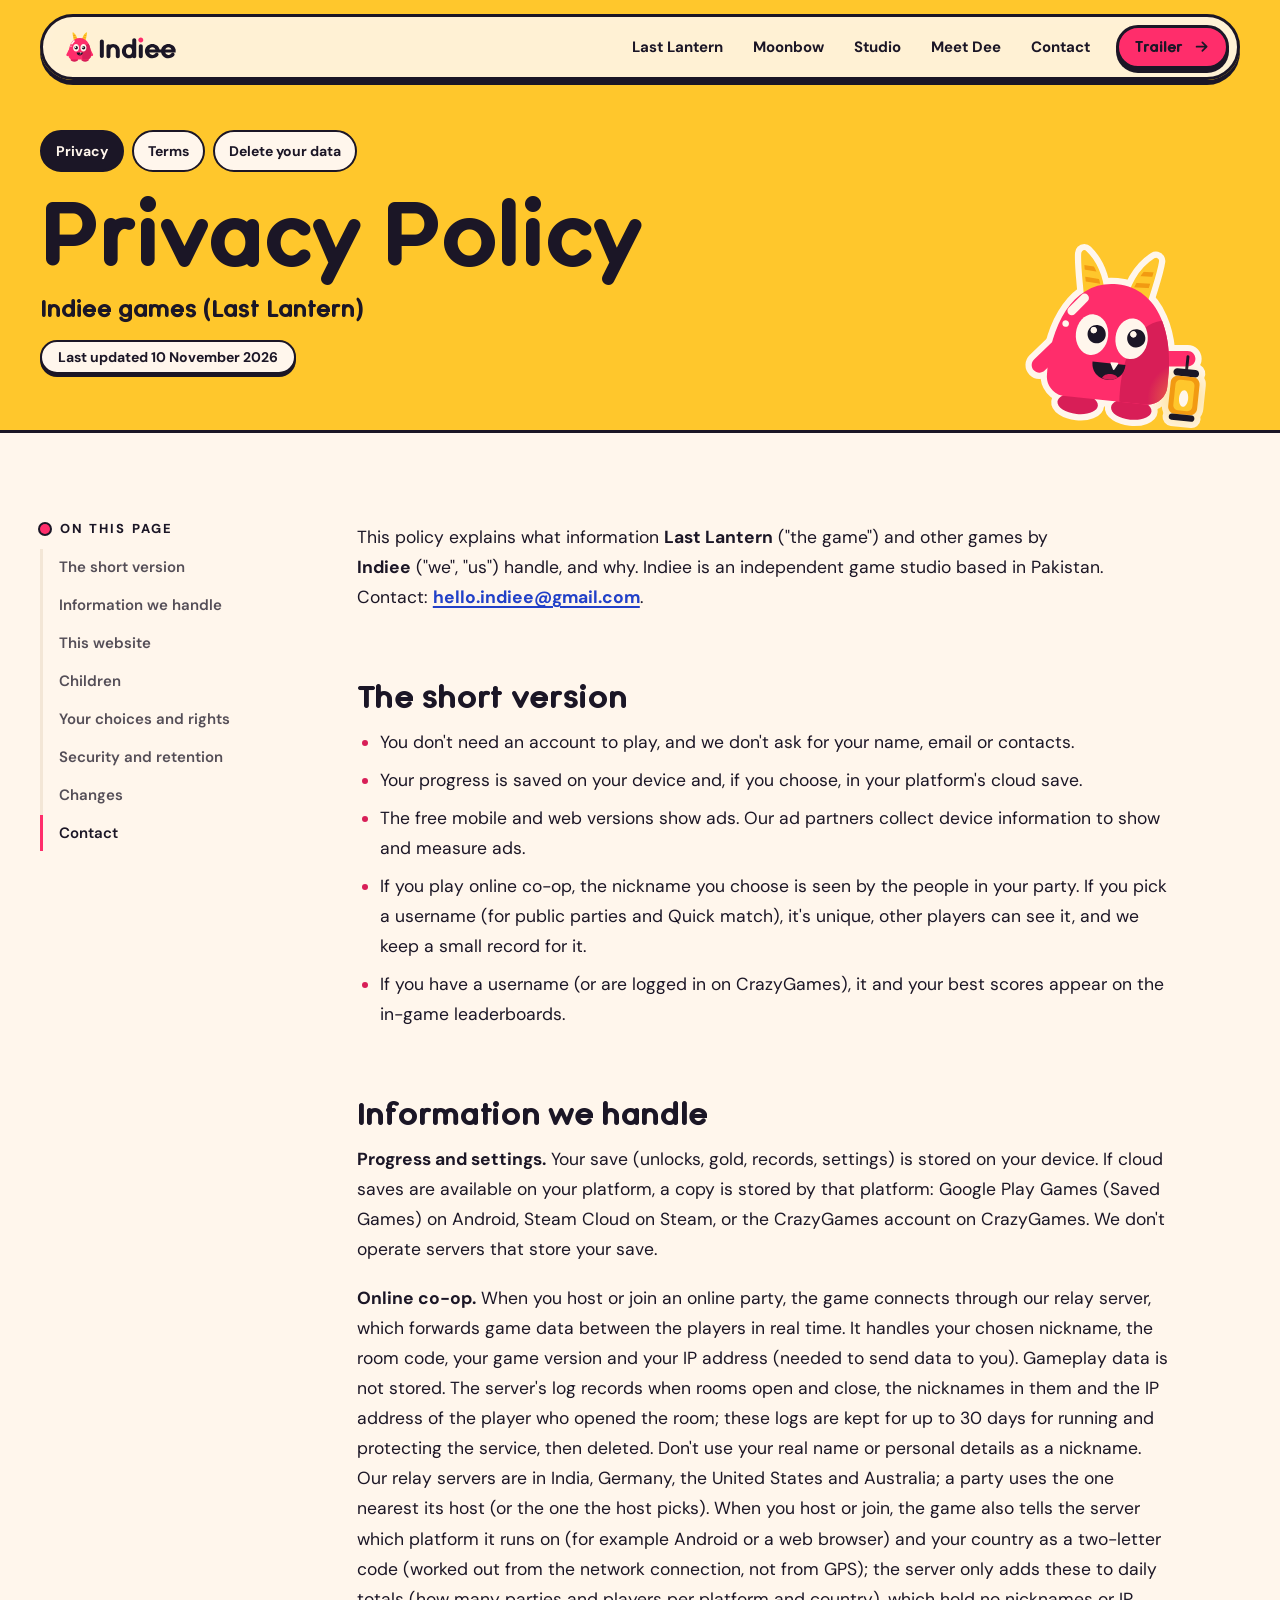
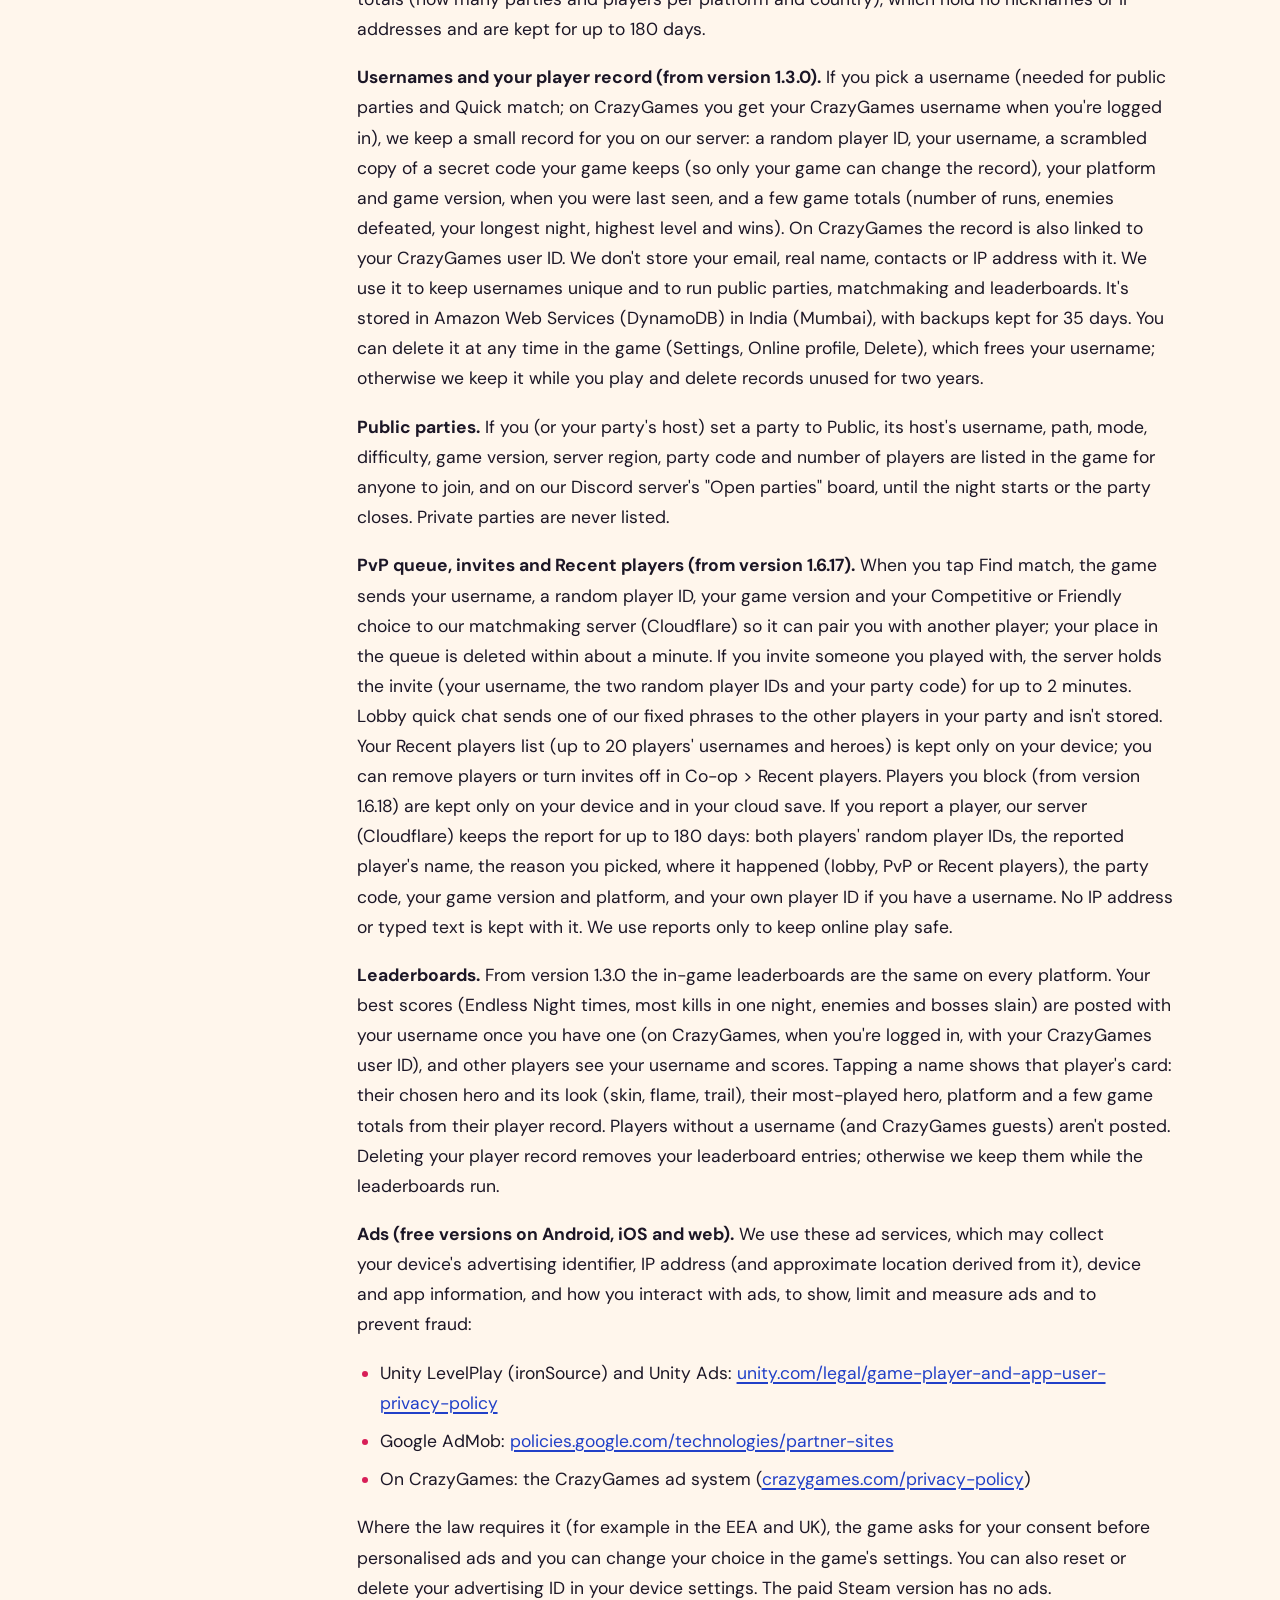
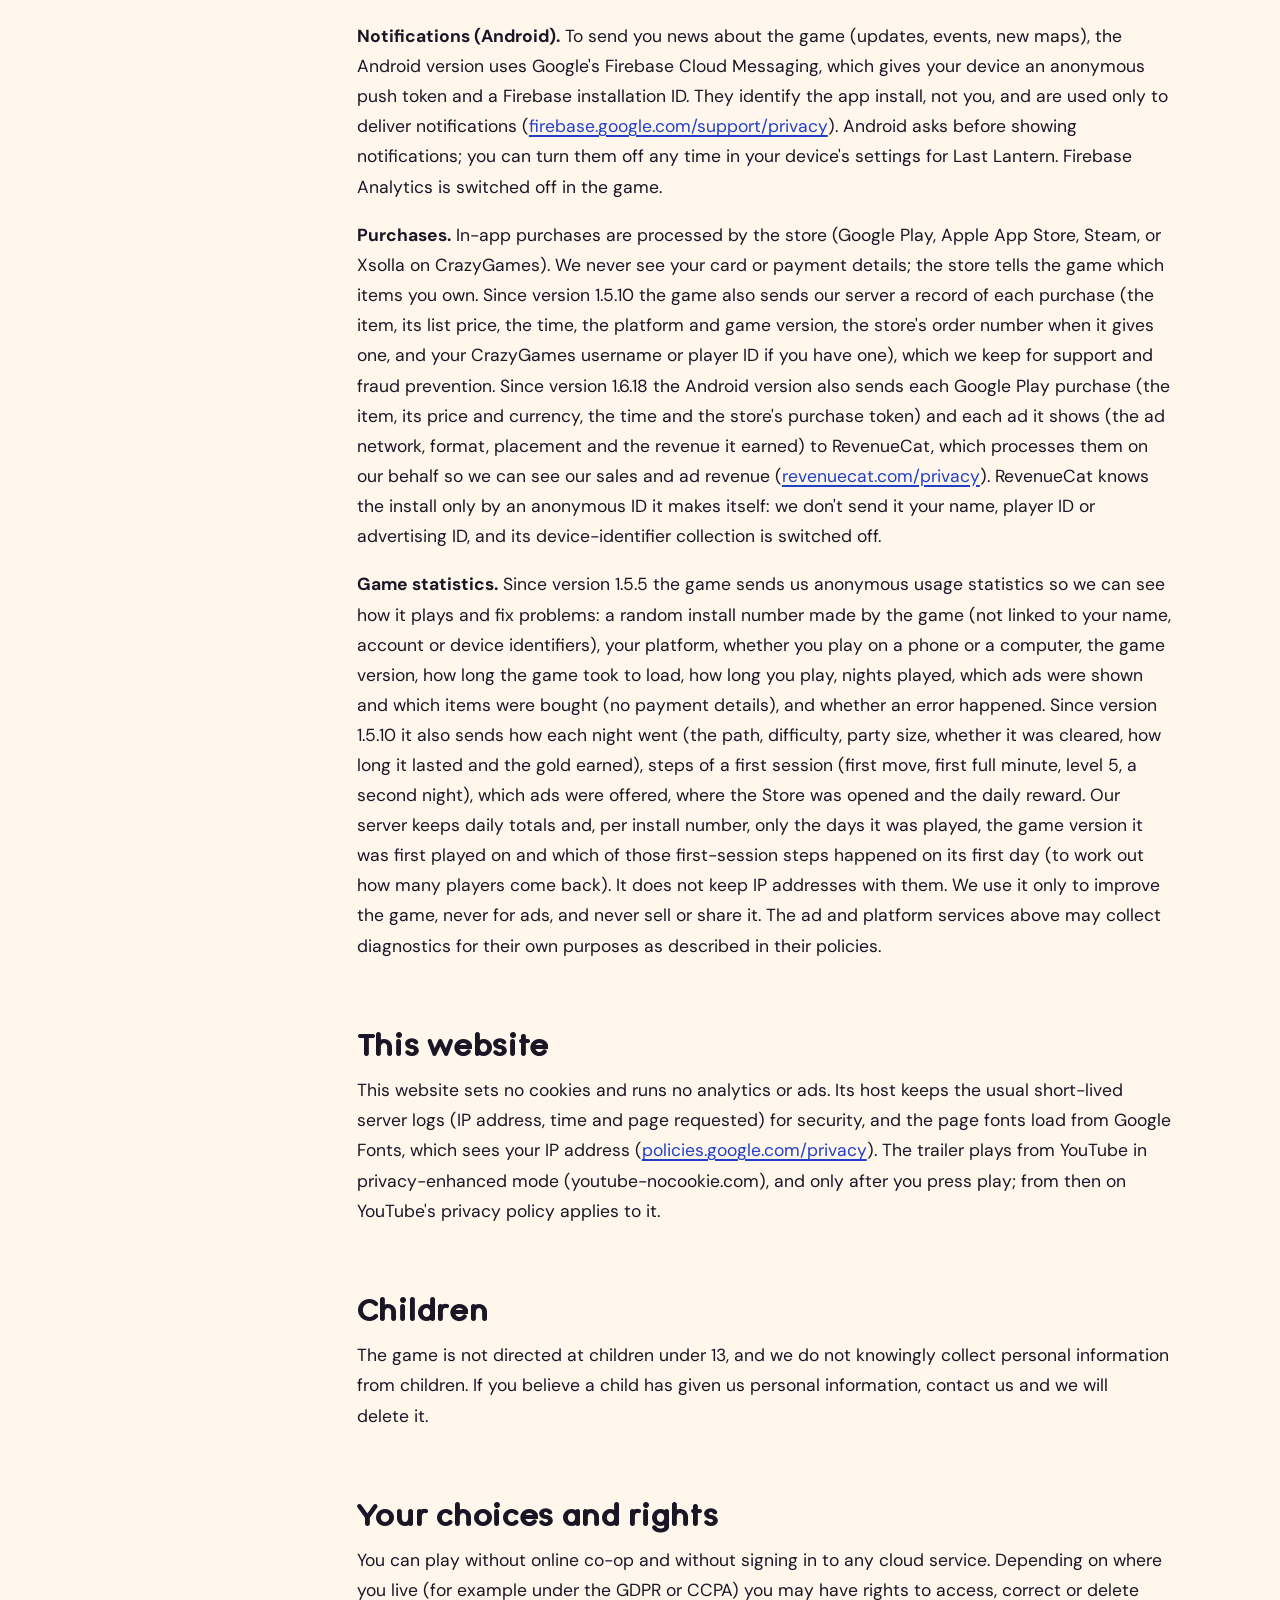
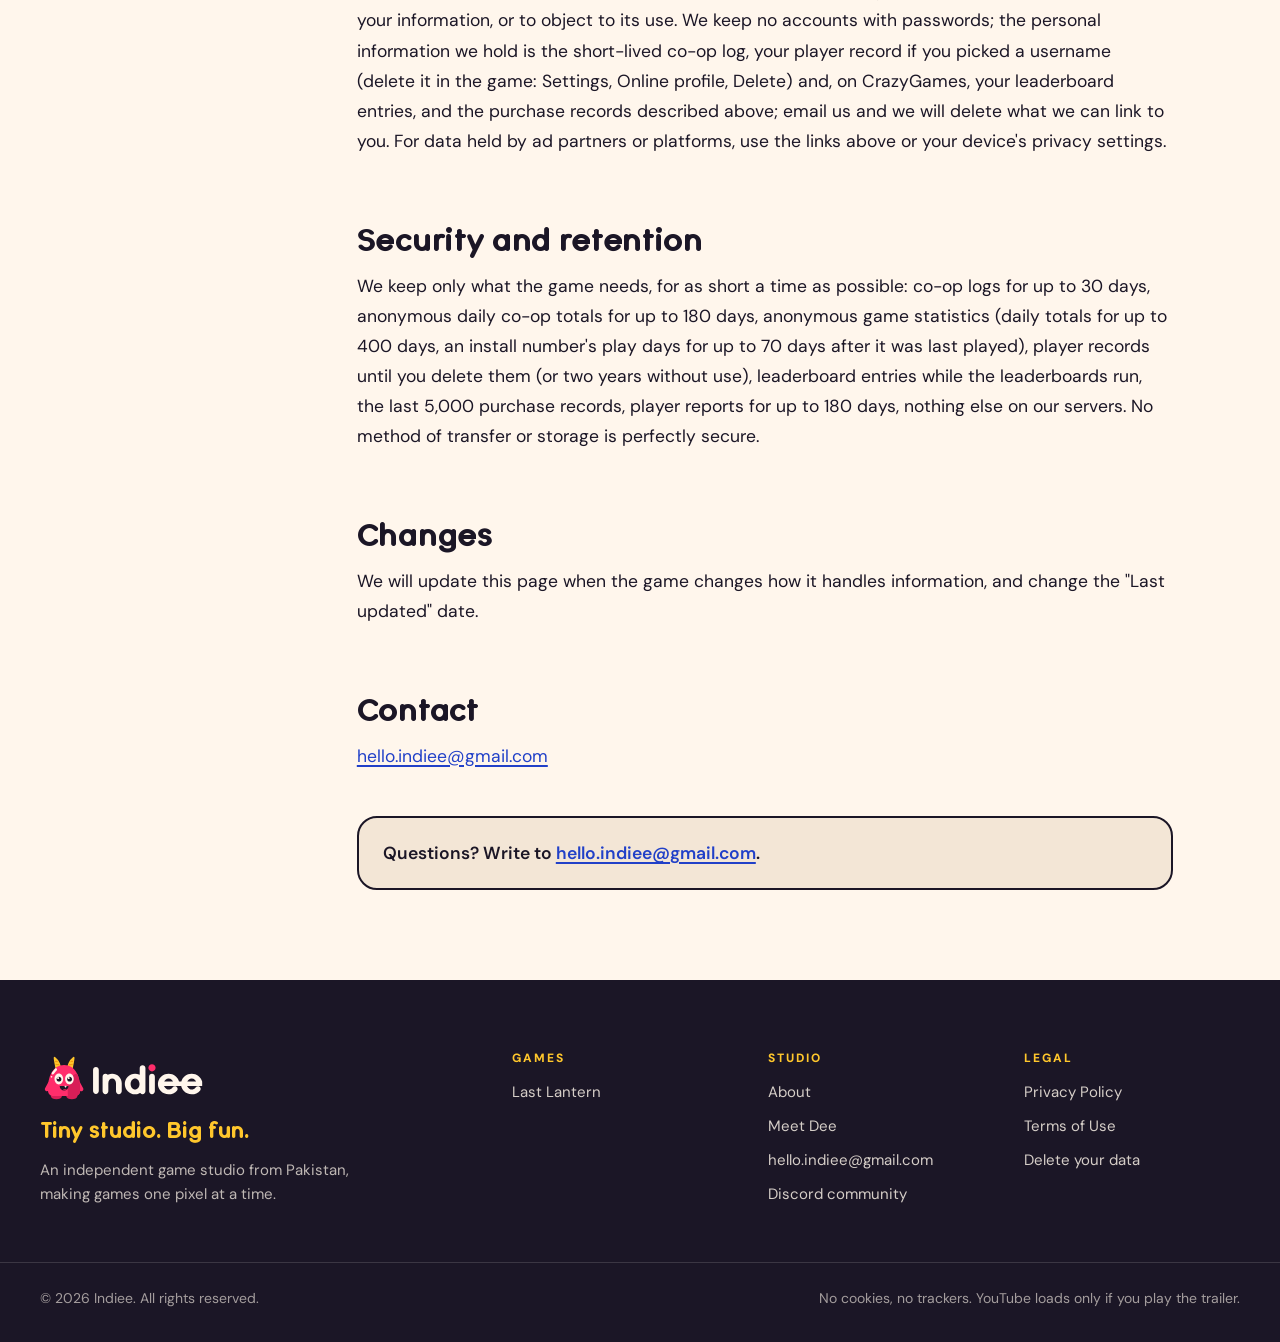
<file: privacy/index.html>
<!doctype html>
<html lang="en" class="theme-legal">
<head>
<meta charset="utf-8">
<meta name="viewport" content="width=device-width, initial-scale=1, viewport-fit=cover">
<title>Privacy Policy · Indiee</title>
<meta name="description" content="Privacy Policy for Last Lantern and other games by Indiee.">
<link rel="canonical" href="https://indieegames.github.io/privacy/">
<link rel="icon" href="/favicon.ico" sizes="48x48">
<link rel="icon" href="/favicon.svg" type="image/svg+xml">
<link rel="apple-touch-icon" href="/apple-touch-icon.png">
<link rel="manifest" href="/site.webmanifest">
<meta name="theme-color" content="#2F5BFF">
<meta property="og:type" content="website">
<meta property="og:site_name" content="Indiee">
<meta property="og:title" content="Privacy Policy · Indiee">
<meta property="og:description" content="Privacy Policy for Last Lantern and other games by Indiee.">
<meta property="og:url" content="https://indieegames.github.io/privacy/">
<meta property="og:image" content="https://indieegames.github.io/og-image.png">
<meta property="og:image:width" content="1200">
<meta property="og:image:height" content="630">
<meta name="twitter:card" content="summary_large_image">
<link rel="preconnect" href="https://fonts.googleapis.com">
<link rel="preconnect" href="https://fonts.gstatic.com" crossorigin>
<link rel="stylesheet" href="https://fonts.googleapis.com/css2?family=DM+Sans:ital,opsz,wght@0,9..40,400..800;1,9..40,400..600&display=swap">
<link rel="preload" href="/fonts/IndieeSans-Bold.woff2" as="font" type="font/woff2" crossorigin>
<link rel="stylesheet" href="/css/site.css?v=bd24847d">
<script>document.documentElement.classList.add("js")</script>

</head>
<body class="">
<a class="skip" href="#main">Skip to content</a>
<header class="nav" data-nav>
  <div class="nav__pill">
    <a class="nav__logo" href="/">
      <img class="on-light" src="/brand/indiee_horizontal_light.svg" alt="Indiee home" width="129" height="40">
      <img class="on-dark" src="/brand/indiee_horizontal_dark.svg" alt="Indiee home" width="129" height="40">
    </a>
    <nav class="nav__links" id="nav-links" aria-label="Main">
      <a href="/last-lantern/">Last Lantern</a>
      <a href="/moonbow/">Moonbow</a>
      <a href="/#studio">Studio</a>
      <a href="/#dee">Meet Dee</a>
      <a href="/#contact">Contact</a>
    </nav>
    <a class="btn btn--pink btn--sm nav__cta" href="/last-lantern/#trailer">Trailer<svg class="i" viewBox="0 0 24 24" aria-hidden="true"><path d="M5 12h13M13 6l6 6-6 6"/></svg></a>
    <button class="nav__toggle" type="button" aria-expanded="false" aria-controls="nav-links" data-nav-toggle>
      <span class="sr">Menu</span><i></i><i></i>
    </button>
  </div>
</header>

<main id="main">
<section class="legal-hero">
  <div class="wrap legal-hero__inner">
    <div>
      <nav class="legal-tabs" aria-label="Legal pages"><a href="/privacy/" aria-current=page>Privacy</a><a href="/terms/">Terms</a><a href="/delete-data/">Delete your data</a></nav>
      <h1>Privacy Policy</h1>
      <p class="legal-hero__sub">Indiee games (Last Lantern)</p>
      <p class="chip chip--cream">Last updated 10 November 2026</p>
    </div>
    <img class="legal-hero__dee" src="/brand/dee/lantern.svg" alt="" width="1024" height="944">
  </div>
</section>
<section class="legal">
  <div class="wrap legal__grid">
    <aside class="legal__toc">
      <p class="kicker kicker--ink">On this page</p>
      <ol><li><a href="#the-short-version">The short version</a></li><li><a href="#information-we-handle">Information we handle</a></li><li><a href="#this-website">This website</a></li><li><a href="#children">Children</a></li><li><a href="#your-choices-and-rights">Your choices and rights</a></li><li><a href="#security-and-retention">Security and retention</a></li><li><a href="#changes">Changes</a></li><li><a href="#contact">Contact</a></li></ol>
    </aside>
    <article class="legal__body prose">
<p>This policy explains what information <strong>Last Lantern</strong> ("the game") and other games by <strong>Indiee</strong> ("we", "us") handle, and why. Indiee is an independent game studio based in Pakistan. Contact: <strong><a href="mailto:hello.indiee@gmail.com">hello.indiee@gmail.com</a></strong>.</p>
<h2 id="the-short-version">The short version</h2>
<ul><li>You don't need an account to play, and we don't ask for your name, email or contacts.</li><li>Your progress is saved on your device and, if you choose, in your platform's cloud save.</li><li>The free mobile and web versions show ads. Our ad partners collect device information to show and measure ads.</li><li>If you play online co-op, the nickname you choose is seen by the people in your party. If you pick a username (for public parties and Quick match), it's unique, other players can see it, and we keep a small record for it.</li><li>If you have a username (or are logged in on CrazyGames), it and your best scores appear on the in-game leaderboards.</li></ul>
<h2 id="information-we-handle">Information we handle</h2>
<p><strong>Progress and settings.</strong> Your save (unlocks, gold, records, settings) is stored on your device. If cloud saves are available on your platform, a copy is stored by that platform: Google Play Games (Saved Games) on Android, Steam Cloud on Steam, or the CrazyGames account on CrazyGames. We don't operate servers that store your save.</p>
<p><strong>Online co-op.</strong> When you host or join an online party, the game connects through our relay server, which forwards game data between the players in real time. It handles your chosen nickname, the room code, your game version and your IP address (needed to send data to you). Gameplay data is not stored. The server's log records when rooms open and close, the nicknames in them and the IP address of the player who opened the room; these logs are kept for up to 30 days for running and protecting the service, then deleted. Don't use your real name or personal details as a nickname. Our relay servers are in India, Germany, the United States and Australia; a party uses the one nearest its host (or the one the host picks). When you host or join, the game also tells the server which platform it runs on (for example Android or a web browser) and your country as a two-letter code (worked out from the network connection, not from GPS); the server only adds these to daily totals (how many parties and players per platform and country), which hold no nicknames or IP addresses and are kept for up to 180 days.</p>
<p><strong>Usernames and your player record (from version 1.3.0).</strong> If you pick a username (needed for public parties and Quick match; on CrazyGames you get your CrazyGames username when you're logged in), we keep a small record for you on our server: a random player ID, your username, a scrambled copy of a secret code your game keeps (so only your game can change the record), your platform and game version, when you were last seen, and a few game totals (number of runs, enemies defeated, your longest night, highest level and wins). On CrazyGames the record is also linked to your CrazyGames user ID. We don't store your email, real name, contacts or IP address with it. We use it to keep usernames unique and to run public parties, matchmaking and leaderboards. It's stored in Amazon Web Services (DynamoDB) in India (Mumbai), with backups kept for 35 days. You can delete it at any time in the game (Settings, Online profile, Delete), which frees your username; otherwise we keep it while you play and delete records unused for two years.</p>
<p><strong>Public parties.</strong> If you (or your party's host) set a party to Public, its host's username, path, mode, difficulty, game version, server region, party code and number of players are listed in the game for anyone to join, and on our Discord server's "Open parties" board, until the night starts or the party closes. Private parties are never listed.</p>
<p><strong>PvP queue, invites and Recent players (from version 1.6.17).</strong> When you tap Find match, the game sends your username, a random player ID, your game version and your Competitive or Friendly choice to our matchmaking server (Cloudflare) so it can pair you with another player; your place in the queue is deleted within about a minute. If you invite someone you played with, the server holds the invite (your username, the two random player IDs and your party code) for up to 2 minutes. Lobby quick chat sends one of our fixed phrases to the other players in your party and isn't stored. Your Recent players list (up to 20 players' usernames and heroes) is kept only on your device; you can remove players or turn invites off in Co-op &gt; Recent players. Players you block (from version 1.6.18) are kept only on your device and in your cloud save. If you report a player, our server (Cloudflare) keeps the report for up to 180 days: both players' random player IDs, the reported player's name, the reason you picked, where it happened (lobby, PvP or Recent players), the party code, your game version and platform, and your own player ID if you have a username. No IP address or typed text is kept with it. We use reports only to keep online play safe.</p>
<p><strong>Leaderboards.</strong> From version 1.3.0 the in-game leaderboards are the same on every platform. Your best scores (Endless Night times, most kills in one night, enemies and bosses slain) are posted with your username once you have one (on CrazyGames, when you're logged in, with your CrazyGames user ID), and other players see your username and scores. Tapping a name shows that player's card: their chosen hero and its look (skin, flame, trail), their most-played hero, platform and a few game totals from their player record. Players without a username (and CrazyGames guests) aren't posted. Deleting your player record removes your leaderboard entries; otherwise we keep them while the leaderboards run.</p>
<p><strong>Ads (free versions on Android, iOS and web).</strong> We use these ad services, which may collect your device's advertising identifier, IP address (and approximate location derived from it), device and app information, and how you interact with ads, to show, limit and measure ads and to prevent fraud:</p>
<ul><li>Unity LevelPlay (ironSource) and Unity Ads: <a href="https://unity.com/legal/game-player-and-app-user-privacy-policy" rel="noopener">unity.com/legal/game-player-and-app-user-privacy-policy</a></li><li>Google AdMob: <a href="https://policies.google.com/technologies/partner-sites" rel="noopener">policies.google.com/technologies/partner-sites</a></li><li>On CrazyGames: the CrazyGames ad system (<a href="https://crazygames.com/privacy-policy" rel="noopener">crazygames.com/privacy-policy</a>)</li></ul>
<p>Where the law requires it (for example in the EEA and UK), the game asks for your consent before personalised ads and you can change your choice in the game's settings. You can also reset or delete your advertising ID in your device settings. The paid Steam version has no ads.</p>
<p><strong>Notifications (Android).</strong> To send you news about the game (updates, events, new maps), the Android version uses Google's Firebase Cloud Messaging, which gives your device an anonymous push token and a Firebase installation ID. They identify the app install, not you, and are used only to deliver notifications (<a href="https://firebase.google.com/support/privacy" rel="noopener">firebase.google.com/support/privacy</a>). Android asks before showing notifications; you can turn them off any time in your device's settings for Last Lantern. Firebase Analytics is switched off in the game.</p>
<p><strong>Purchases.</strong> In-app purchases are processed by the store (Google Play, Apple App Store, Steam, or Xsolla on CrazyGames). We never see your card or payment details; the store tells the game which items you own. Since version 1.5.10 the game also sends our server a record of each purchase (the item, its list price, the time, the platform and game version, the store's order number when it gives one, and your CrazyGames username or player ID if you have one), which we keep for support and fraud prevention. Since version 1.6.18 the Android version also sends each Google Play purchase (the item, its price and currency, the time and the store's purchase token) and each ad it shows (the ad network, format, placement and the revenue it earned) to RevenueCat, which processes them on our behalf so we can see our sales and ad revenue (<a href="https://revenuecat.com/privacy" rel="noopener">revenuecat.com/privacy</a>). RevenueCat knows the install only by an anonymous ID it makes itself: we don't send it your name, player ID or advertising ID, and its device-identifier collection is switched off.</p>
<p><strong>Game statistics.</strong> Since version 1.5.5 the game sends us anonymous usage statistics so we can see how it plays and fix problems: a random install number made by the game (not linked to your name, account or device identifiers), your platform, whether you play on a phone or a computer, the game version, how long the game took to load, how long you play, nights played, which ads were shown and which items were bought (no payment details), and whether an error happened. Since version 1.5.10 it also sends how each night went (the path, difficulty, party size, whether it was cleared, how long it lasted and the gold earned), steps of a first session (first move, first full minute, level 5, a second night), which ads were offered, where the Store was opened and the daily reward. Our server keeps daily totals and, per install number, only the days it was played, the game version it was first played on and which of those first-session steps happened on its first day (to work out how many players come back). It does not keep IP addresses with them. We use it only to improve the game, never for ads, and never sell or share it. The ad and platform services above may collect diagnostics for their own purposes as described in their policies.</p>
<h2 id="this-website">This website</h2>
<p>This website sets no cookies and runs no analytics or ads. Its host keeps the usual short-lived server logs (IP address, time and page requested) for security, and the page fonts load from Google Fonts, which sees your IP address (<a href="https://policies.google.com/privacy" rel="noopener">policies.google.com/privacy</a>). The trailer plays from YouTube in privacy-enhanced mode (youtube-nocookie.com), and only after you press play; from then on YouTube's privacy policy applies to it.</p>
<h2 id="children">Children</h2>
<p>The game is not directed at children under 13, and we do not knowingly collect personal information from children. If you believe a child has given us personal information, contact us and we will delete it.</p>
<h2 id="your-choices-and-rights">Your choices and rights</h2>
<p>You can play without online co-op and without signing in to any cloud service. Depending on where you live (for example under the GDPR or CCPA) you may have rights to access, correct or delete your information, or to object to its use. We keep no accounts with passwords; the personal information we hold is the short-lived co-op log, your player record if you picked a username (delete it in the game: Settings, Online profile, Delete) and, on CrazyGames, your leaderboard entries, and the purchase records described above; email us and we will delete what we can link to you. For data held by ad partners or platforms, use the links above or your device's privacy settings.</p>
<h2 id="security-and-retention">Security and retention</h2>
<p>We keep only what the game needs, for as short a time as possible: co-op logs for up to 30 days, anonymous daily co-op totals for up to 180 days, anonymous game statistics (daily totals for up to 400 days, an install number's play days for up to 70 days after it was last played), player records until you delete them (or two years without use), leaderboard entries while the leaderboards run, the last 5,000 purchase records, player reports for up to 180 days, nothing else on our servers. No method of transfer or storage is perfectly secure.</p>
<h2 id="changes">Changes</h2>
<p>We will update this page when the game changes how it handles information, and change the "Last updated" date.</p>
<h2 id="contact">Contact</h2>
<p><a href="mailto:hello.indiee@gmail.com">hello.indiee@gmail.com</a></p>
      <p class="legal__contact">Questions? Write to <a href="mailto:hello.indiee@gmail.com">hello.indiee@gmail.com</a>.</p>
    </article>
  </div>
</section>

</main>
<footer class="footer">
  <div class="wrap footer__grid">
    <div class="footer__brand">
      <img src="/brand/indiee_horizontal_dark.svg" alt="Indiee" width="174" height="54" loading="lazy">
      <p class="footer__tag">Tiny studio. Big fun.</p>
      <p class="footer__note">An independent game studio from Pakistan, making games one pixel at a time.</p>
    </div>
    <div class="footer__col">
      <h2>Games</h2>
      <a href="/last-lantern/">Last Lantern</a>
    </div>
    <div class="footer__col">
      <h2>Studio</h2>
      <a href="/#studio">About</a>
      <a href="/#dee">Meet Dee</a>
      <a href="mailto:hello.indiee@gmail.com">hello.indiee@gmail.com</a>
      <a href="https://discord.gg/c2YPhdbGT4" rel="noopener">Discord community</a>
    </div>
    <div class="footer__col">
      <h2>Legal</h2>
      <a href="/privacy/">Privacy Policy</a>
      <a href="/terms/">Terms of Use</a>
      <a href="/delete-data/">Delete your data</a>
    </div>
  </div>
  <div class="wrap footer__base">
    <span>© 2026 Indiee. All rights reserved.</span>
    <span>No cookies, no trackers. YouTube loads only if you play the trailer.</span>
  </div>
</footer>

<script src="/js/site.js?v=bd24847d" defer></script>
</body>
</html>
</file>
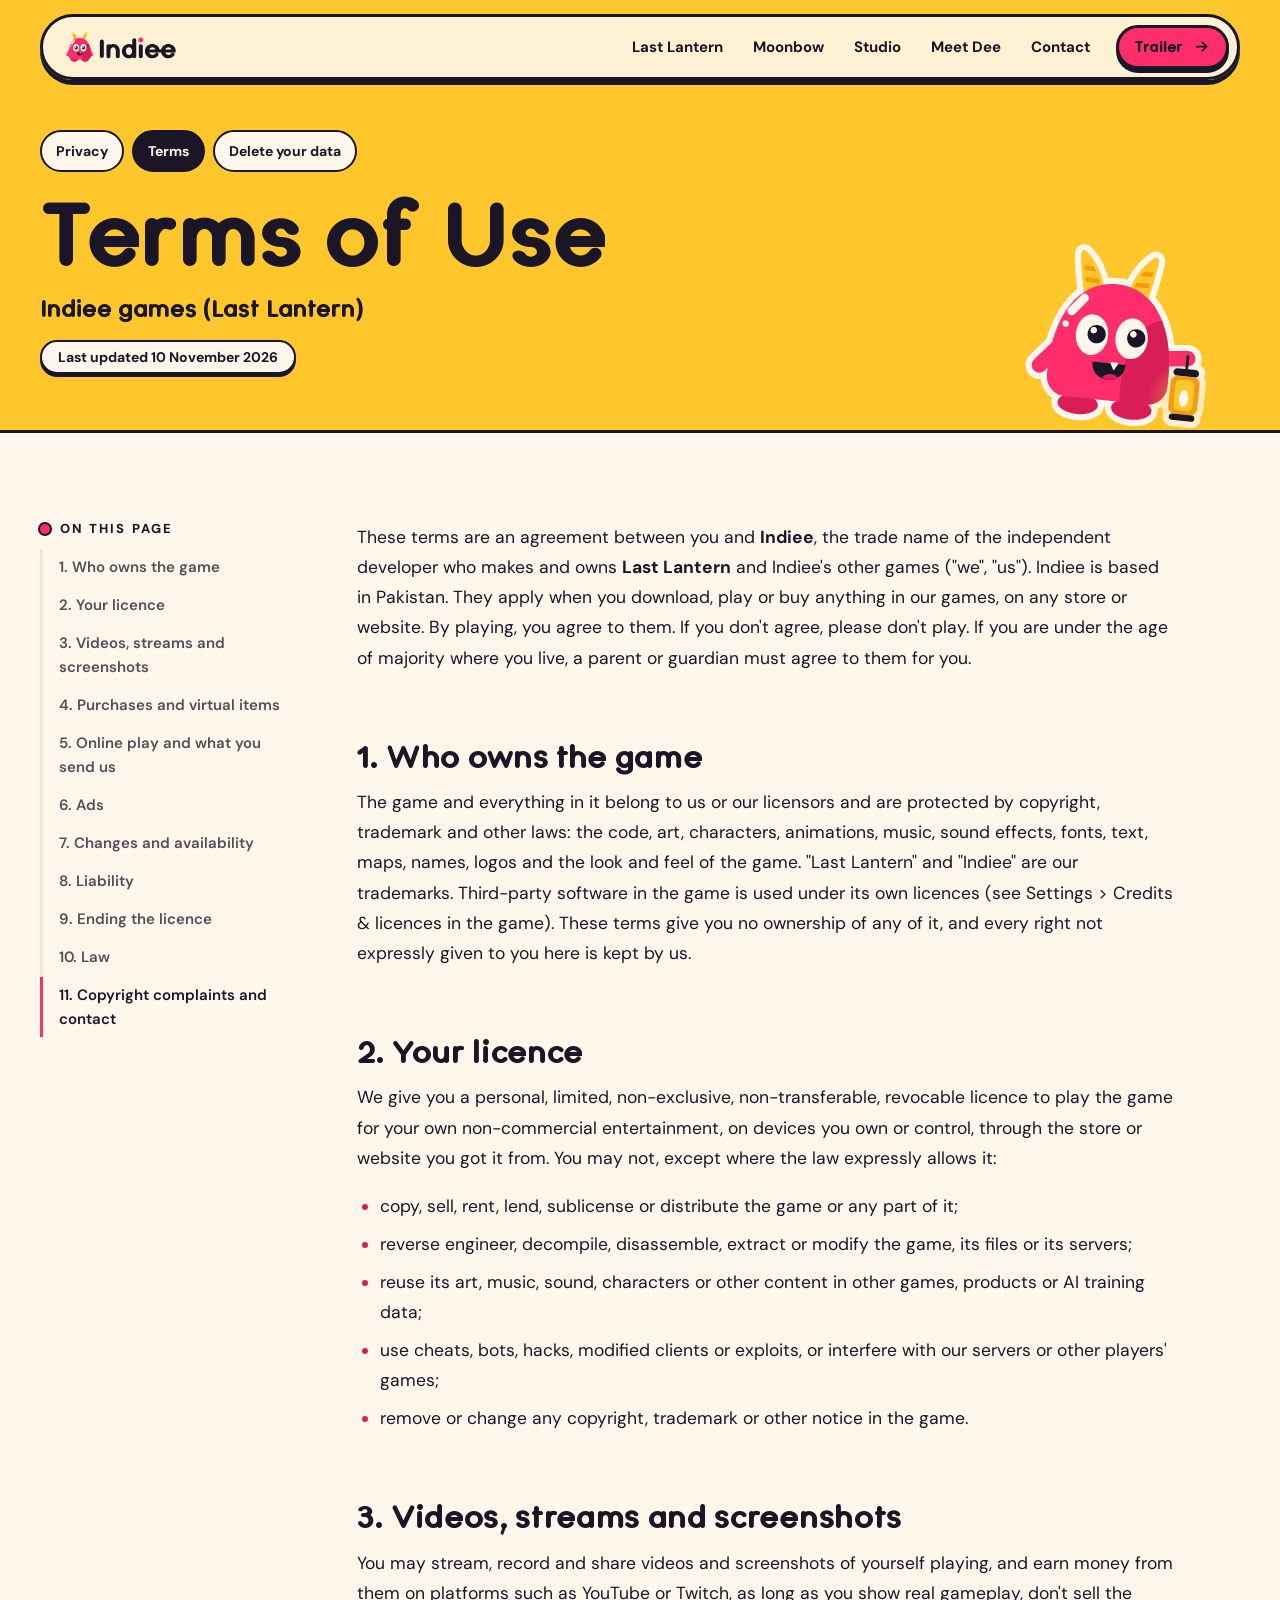
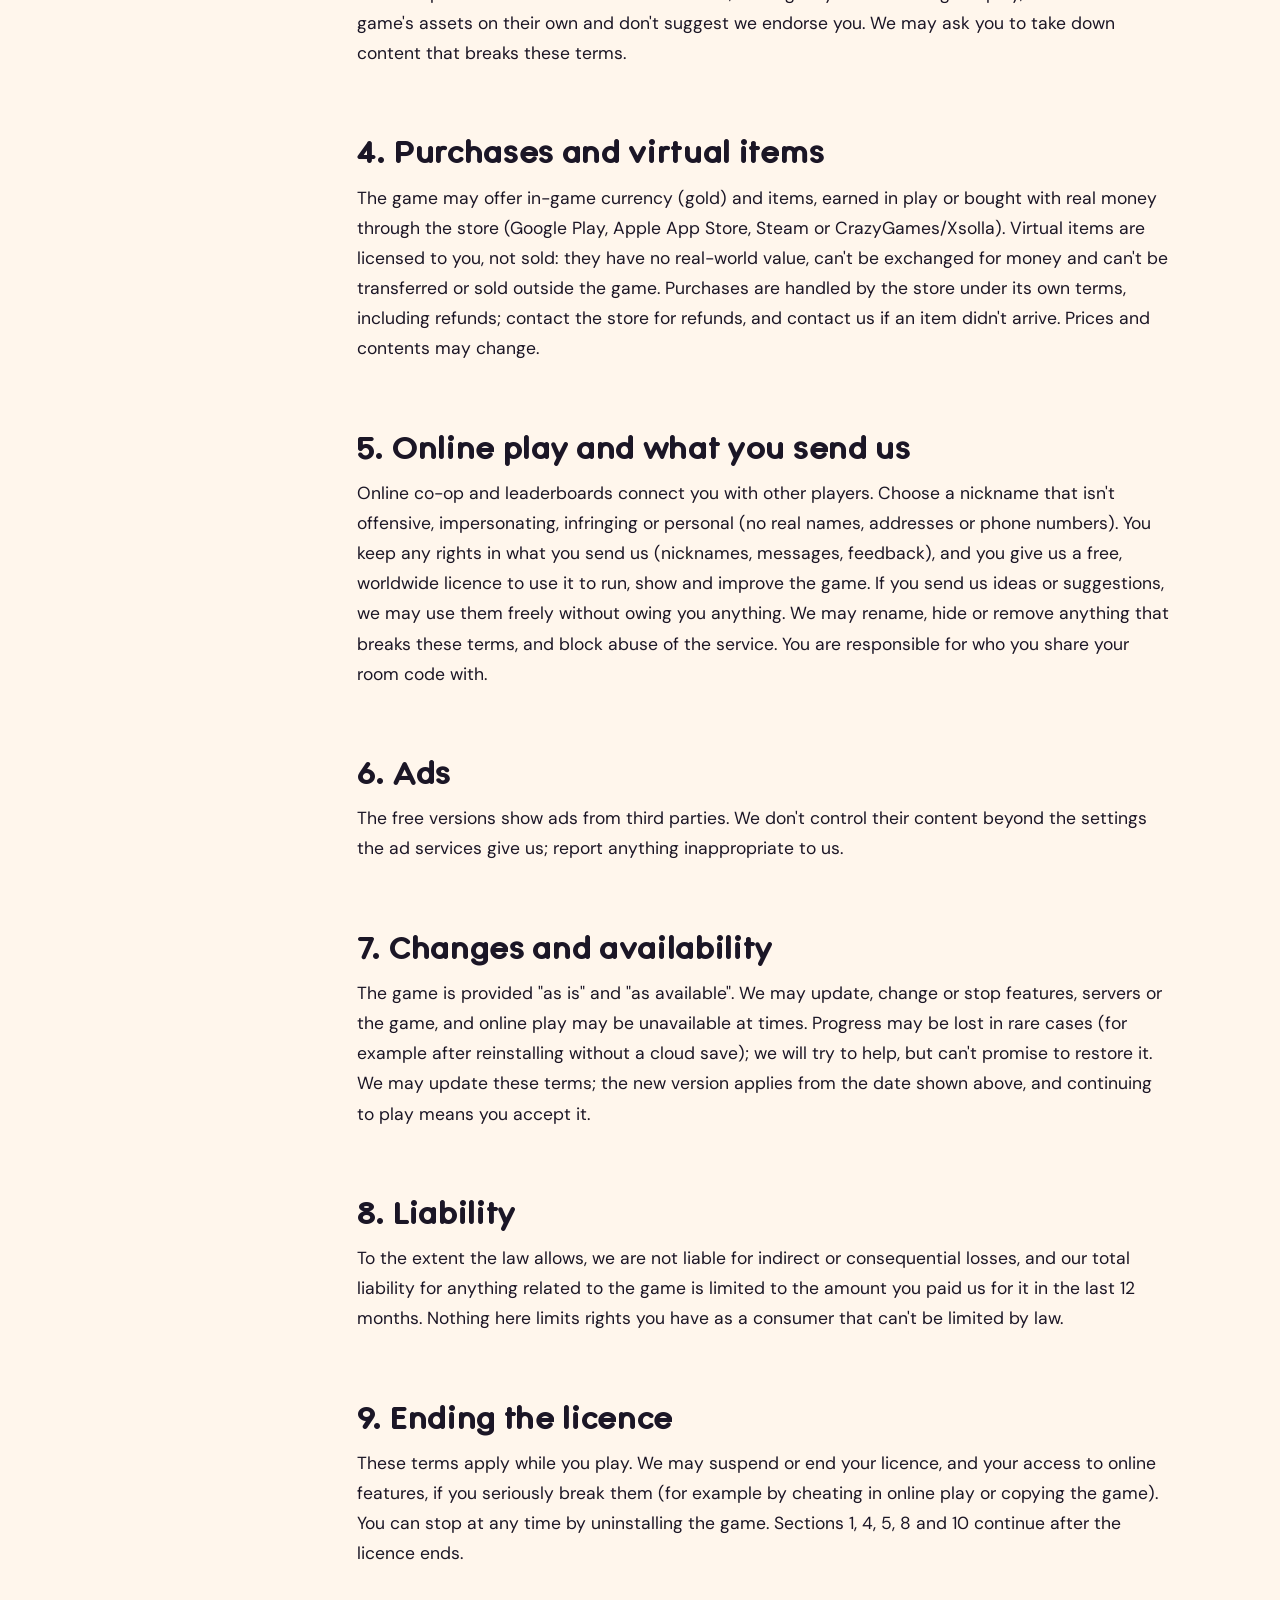
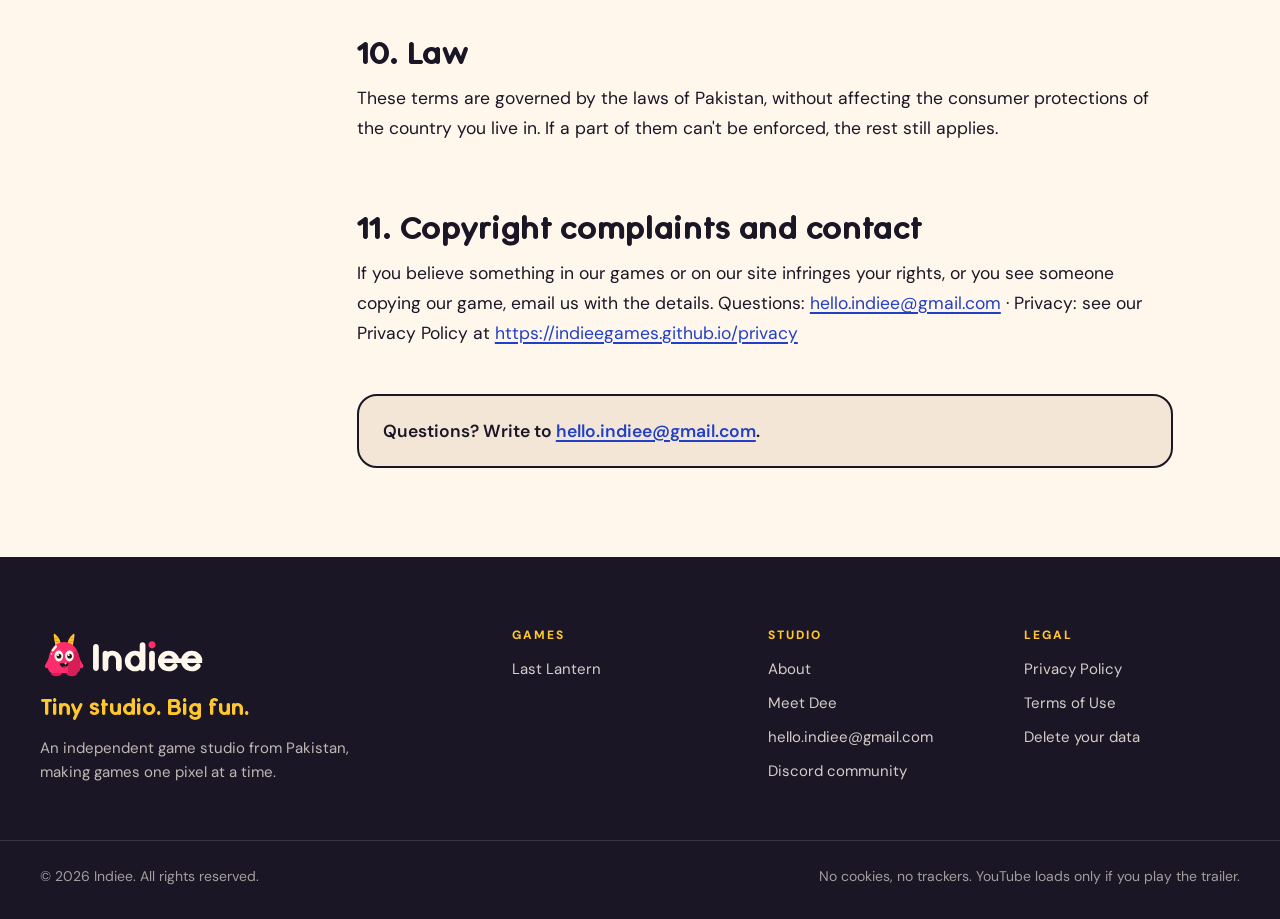
<file: terms/index.html>
<!doctype html>
<html lang="en" class="theme-legal">
<head>
<meta charset="utf-8">
<meta name="viewport" content="width=device-width, initial-scale=1, viewport-fit=cover">
<title>Terms of Use · Indiee</title>
<meta name="description" content="Terms of Use for Last Lantern and other games by Indiee.">
<link rel="canonical" href="https://indieegames.github.io/terms/">
<link rel="icon" href="/favicon.ico" sizes="48x48">
<link rel="icon" href="/favicon.svg" type="image/svg+xml">
<link rel="apple-touch-icon" href="/apple-touch-icon.png">
<link rel="manifest" href="/site.webmanifest">
<meta name="theme-color" content="#2F5BFF">
<meta property="og:type" content="website">
<meta property="og:site_name" content="Indiee">
<meta property="og:title" content="Terms of Use · Indiee">
<meta property="og:description" content="Terms of Use for Last Lantern and other games by Indiee.">
<meta property="og:url" content="https://indieegames.github.io/terms/">
<meta property="og:image" content="https://indieegames.github.io/og-image.png">
<meta property="og:image:width" content="1200">
<meta property="og:image:height" content="630">
<meta name="twitter:card" content="summary_large_image">
<link rel="preconnect" href="https://fonts.googleapis.com">
<link rel="preconnect" href="https://fonts.gstatic.com" crossorigin>
<link rel="stylesheet" href="https://fonts.googleapis.com/css2?family=DM+Sans:ital,opsz,wght@0,9..40,400..800;1,9..40,400..600&display=swap">
<link rel="preload" href="/fonts/IndieeSans-Bold.woff2" as="font" type="font/woff2" crossorigin>
<link rel="stylesheet" href="/css/site.css?v=bd24847d">
<script>document.documentElement.classList.add("js")</script>

</head>
<body class="">
<a class="skip" href="#main">Skip to content</a>
<header class="nav" data-nav>
  <div class="nav__pill">
    <a class="nav__logo" href="/">
      <img class="on-light" src="/brand/indiee_horizontal_light.svg" alt="Indiee home" width="129" height="40">
      <img class="on-dark" src="/brand/indiee_horizontal_dark.svg" alt="Indiee home" width="129" height="40">
    </a>
    <nav class="nav__links" id="nav-links" aria-label="Main">
      <a href="/last-lantern/">Last Lantern</a>
      <a href="/moonbow/">Moonbow</a>
      <a href="/#studio">Studio</a>
      <a href="/#dee">Meet Dee</a>
      <a href="/#contact">Contact</a>
    </nav>
    <a class="btn btn--pink btn--sm nav__cta" href="/last-lantern/#trailer">Trailer<svg class="i" viewBox="0 0 24 24" aria-hidden="true"><path d="M5 12h13M13 6l6 6-6 6"/></svg></a>
    <button class="nav__toggle" type="button" aria-expanded="false" aria-controls="nav-links" data-nav-toggle>
      <span class="sr">Menu</span><i></i><i></i>
    </button>
  </div>
</header>

<main id="main">
<section class="legal-hero">
  <div class="wrap legal-hero__inner">
    <div>
      <nav class="legal-tabs" aria-label="Legal pages"><a href="/privacy/">Privacy</a><a href="/terms/" aria-current=page>Terms</a><a href="/delete-data/">Delete your data</a></nav>
      <h1>Terms of Use</h1>
      <p class="legal-hero__sub">Indiee games (Last Lantern)</p>
      <p class="chip chip--cream">Last updated 10 November 2026</p>
    </div>
    <img class="legal-hero__dee" src="/brand/dee/lantern.svg" alt="" width="1024" height="944">
  </div>
</section>
<section class="legal">
  <div class="wrap legal__grid">
    <aside class="legal__toc">
      <p class="kicker kicker--ink">On this page</p>
      <ol><li><a href="#1-who-owns-the-game">1. Who owns the game</a></li><li><a href="#2-your-licence">2. Your licence</a></li><li><a href="#3-videos-streams-and-screenshots">3. Videos, streams and screenshots</a></li><li><a href="#4-purchases-and-virtual-items">4. Purchases and virtual items</a></li><li><a href="#5-online-play-and-what-you-send-us">5. Online play and what you send us</a></li><li><a href="#6-ads">6. Ads</a></li><li><a href="#7-changes-and-availability">7. Changes and availability</a></li><li><a href="#8-liability">8. Liability</a></li><li><a href="#9-ending-the-licence">9. Ending the licence</a></li><li><a href="#10-law">10. Law</a></li><li><a href="#11-copyright-complaints-and-contact">11. Copyright complaints and contact</a></li></ol>
    </aside>
    <article class="legal__body prose">
<p>These terms are an agreement between you and <strong>Indiee</strong>, the trade name of the independent developer who makes and owns <strong>Last Lantern</strong> and Indiee's other games ("we", "us"). Indiee is based in Pakistan. They apply when you download, play or buy anything in our games, on any store or website. By playing, you agree to them. If you don't agree, please don't play. If you are under the age of majority where you live, a parent or guardian must agree to them for you.</p>
<h2 id="1-who-owns-the-game">1. Who owns the game</h2>
<p>The game and everything in it belong to us or our licensors and are protected by copyright, trademark and other laws: the code, art, characters, animations, music, sound effects, fonts, text, maps, names, logos and the look and feel of the game. "Last Lantern" and "Indiee" are our trademarks. Third-party software in the game is used under its own licences (see Settings &gt; Credits &amp; licences in the game). These terms give you no ownership of any of it, and every right not expressly given to you here is kept by us.</p>
<h2 id="2-your-licence">2. Your licence</h2>
<p>We give you a personal, limited, non-exclusive, non-transferable, revocable licence to play the game for your own non-commercial entertainment, on devices you own or control, through the store or website you got it from. You may not, except where the law expressly allows it:</p>
<ul><li>copy, sell, rent, lend, sublicense or distribute the game or any part of it;</li><li>reverse engineer, decompile, disassemble, extract or modify the game, its files or its servers;</li><li>reuse its art, music, sound, characters or other content in other games, products or AI training data;</li><li>use cheats, bots, hacks, modified clients or exploits, or interfere with our servers or other players' games;</li><li>remove or change any copyright, trademark or other notice in the game.</li></ul>
<h2 id="3-videos-streams-and-screenshots">3. Videos, streams and screenshots</h2>
<p>You may stream, record and share videos and screenshots of yourself playing, and earn money from them on platforms such as YouTube or Twitch, as long as you show real gameplay, don't sell the game's assets on their own and don't suggest we endorse you. We may ask you to take down content that breaks these terms.</p>
<h2 id="4-purchases-and-virtual-items">4. Purchases and virtual items</h2>
<p>The game may offer in-game currency (gold) and items, earned in play or bought with real money through the store (Google Play, Apple App Store, Steam or CrazyGames/Xsolla). Virtual items are licensed to you, not sold: they have no real-world value, can't be exchanged for money and can't be transferred or sold outside the game. Purchases are handled by the store under its own terms, including refunds; contact the store for refunds, and contact us if an item didn't arrive. Prices and contents may change.</p>
<h2 id="5-online-play-and-what-you-send-us">5. Online play and what you send us</h2>
<p>Online co-op and leaderboards connect you with other players. Choose a nickname that isn't offensive, impersonating, infringing or personal (no real names, addresses or phone numbers). You keep any rights in what you send us (nicknames, messages, feedback), and you give us a free, worldwide licence to use it to run, show and improve the game. If you send us ideas or suggestions, we may use them freely without owing you anything. We may rename, hide or remove anything that breaks these terms, and block abuse of the service. You are responsible for who you share your room code with.</p>
<h2 id="6-ads">6. Ads</h2>
<p>The free versions show ads from third parties. We don't control their content beyond the settings the ad services give us; report anything inappropriate to us.</p>
<h2 id="7-changes-and-availability">7. Changes and availability</h2>
<p>The game is provided "as is" and "as available". We may update, change or stop features, servers or the game, and online play may be unavailable at times. Progress may be lost in rare cases (for example after reinstalling without a cloud save); we will try to help, but can't promise to restore it. We may update these terms; the new version applies from the date shown above, and continuing to play means you accept it.</p>
<h2 id="8-liability">8. Liability</h2>
<p>To the extent the law allows, we are not liable for indirect or consequential losses, and our total liability for anything related to the game is limited to the amount you paid us for it in the last 12 months. Nothing here limits rights you have as a consumer that can't be limited by law.</p>
<h2 id="9-ending-the-licence">9. Ending the licence</h2>
<p>These terms apply while you play. We may suspend or end your licence, and your access to online features, if you seriously break them (for example by cheating in online play or copying the game). You can stop at any time by uninstalling the game. Sections 1, 4, 5, 8 and 10 continue after the licence ends.</p>
<h2 id="10-law">10. Law</h2>
<p>These terms are governed by the laws of Pakistan, without affecting the consumer protections of the country you live in. If a part of them can't be enforced, the rest still applies.</p>
<h2 id="11-copyright-complaints-and-contact">11. Copyright complaints and contact</h2>
<p>If you believe something in our games or on our site infringes your rights, or you see someone copying our game, email us with the details. Questions: <a href="mailto:hello.indiee@gmail.com">hello.indiee@gmail.com</a> · Privacy: see our Privacy Policy at <a href="https://indieegames.github.io/privacy" rel="noopener">https://indieegames.github.io/privacy</a></p>
      <p class="legal__contact">Questions? Write to <a href="mailto:hello.indiee@gmail.com">hello.indiee@gmail.com</a>.</p>
    </article>
  </div>
</section>

</main>
<footer class="footer">
  <div class="wrap footer__grid">
    <div class="footer__brand">
      <img src="/brand/indiee_horizontal_dark.svg" alt="Indiee" width="174" height="54" loading="lazy">
      <p class="footer__tag">Tiny studio. Big fun.</p>
      <p class="footer__note">An independent game studio from Pakistan, making games one pixel at a time.</p>
    </div>
    <div class="footer__col">
      <h2>Games</h2>
      <a href="/last-lantern/">Last Lantern</a>
    </div>
    <div class="footer__col">
      <h2>Studio</h2>
      <a href="/#studio">About</a>
      <a href="/#dee">Meet Dee</a>
      <a href="mailto:hello.indiee@gmail.com">hello.indiee@gmail.com</a>
      <a href="https://discord.gg/c2YPhdbGT4" rel="noopener">Discord community</a>
    </div>
    <div class="footer__col">
      <h2>Legal</h2>
      <a href="/privacy/">Privacy Policy</a>
      <a href="/terms/">Terms of Use</a>
      <a href="/delete-data/">Delete your data</a>
    </div>
  </div>
  <div class="wrap footer__base">
    <span>© 2026 Indiee. All rights reserved.</span>
    <span>No cookies, no trackers. YouTube loads only if you play the trailer.</span>
  </div>
</footer>

<script src="/js/site.js?v=bd24847d" defer></script>
</body>
</html>
</file>
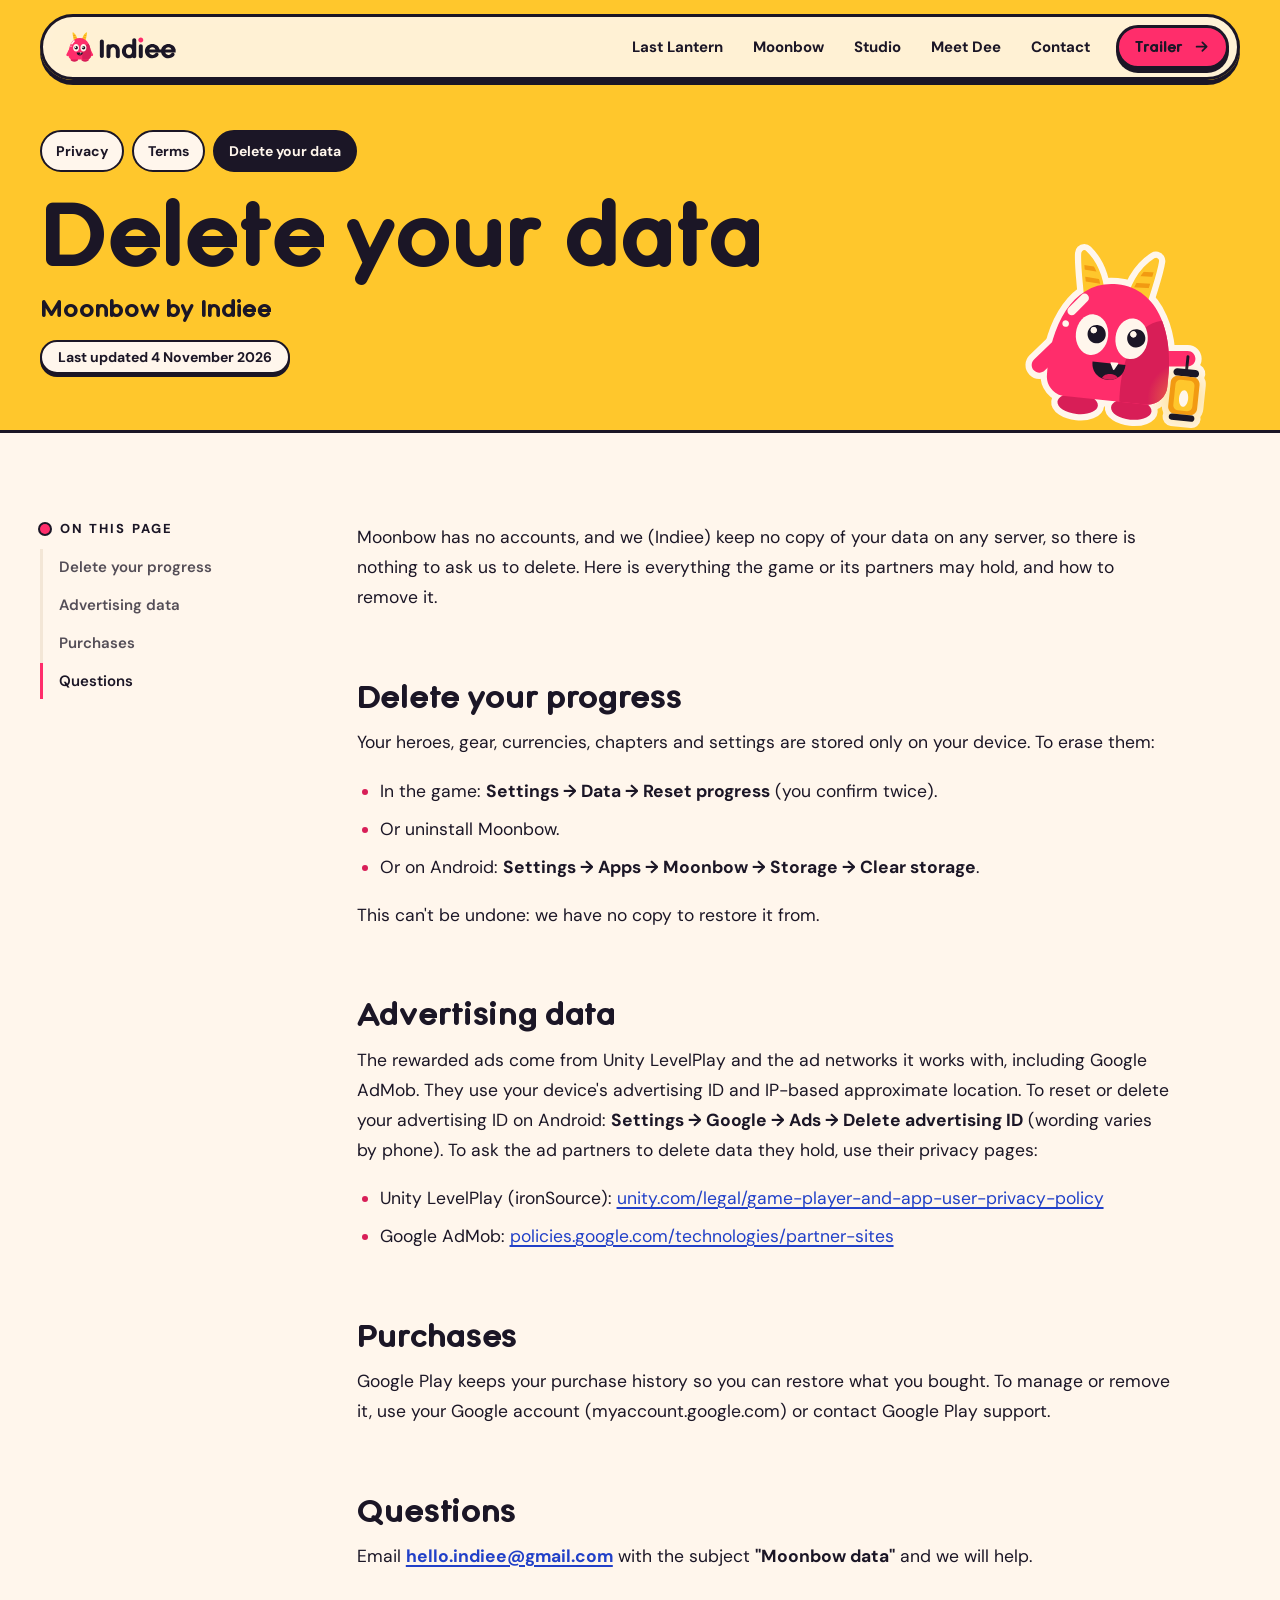
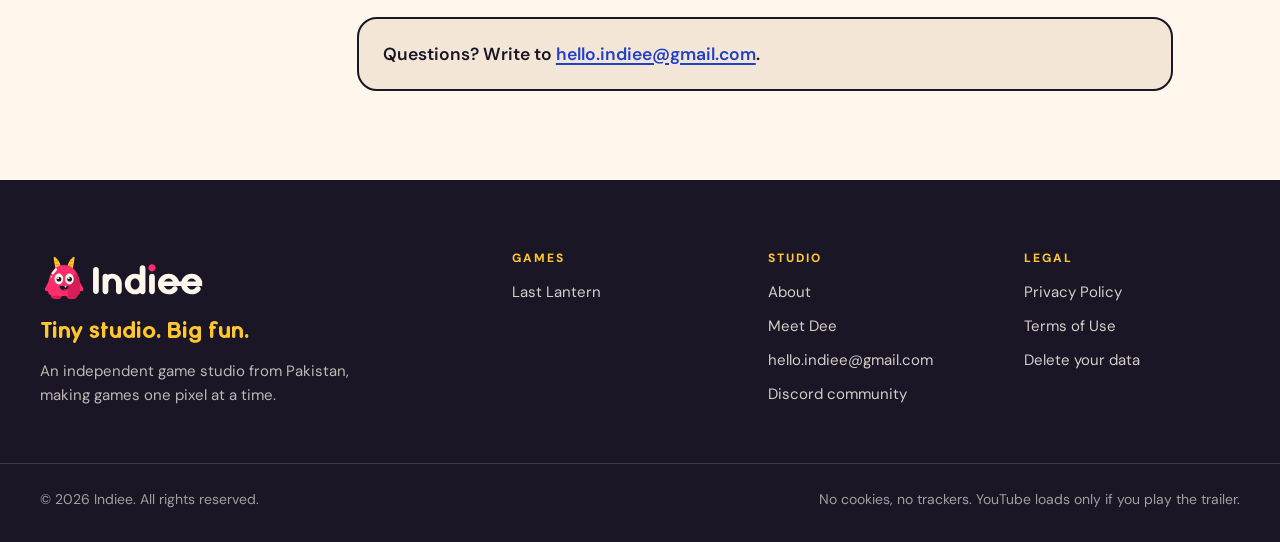
<file: moonbow/delete-data/index.html>
<!doctype html>
<html lang="en" class="theme-legal">
<head>
<meta charset="utf-8">
<meta name="viewport" content="width=device-width, initial-scale=1, viewport-fit=cover">
<title>Delete your data · Indiee</title>
<meta name="description" content="Delete your data for Moonbow by Indiee.">
<link rel="canonical" href="https://indieegames.github.io/moonbow/delete-data/">
<link rel="icon" href="/favicon.ico" sizes="48x48">
<link rel="icon" href="/favicon.svg" type="image/svg+xml">
<link rel="apple-touch-icon" href="/apple-touch-icon.png">
<link rel="manifest" href="/site.webmanifest">
<meta name="theme-color" content="#2F5BFF">
<meta property="og:type" content="website">
<meta property="og:site_name" content="Indiee">
<meta property="og:title" content="Delete your data · Indiee">
<meta property="og:description" content="Delete your data for Moonbow by Indiee.">
<meta property="og:url" content="https://indieegames.github.io/moonbow/delete-data/">
<meta property="og:image" content="https://indieegames.github.io/og-image.png">
<meta property="og:image:width" content="1200">
<meta property="og:image:height" content="630">
<meta name="twitter:card" content="summary_large_image">
<link rel="preconnect" href="https://fonts.googleapis.com">
<link rel="preconnect" href="https://fonts.gstatic.com" crossorigin>
<link rel="stylesheet" href="https://fonts.googleapis.com/css2?family=DM+Sans:ital,opsz,wght@0,9..40,400..800;1,9..40,400..600&display=swap">
<link rel="preload" href="/fonts/IndieeSans-Bold.woff2" as="font" type="font/woff2" crossorigin>
<link rel="stylesheet" href="/css/site.css?v=bd24847d">
<script>document.documentElement.classList.add("js")</script>

</head>
<body class="">
<a class="skip" href="#main">Skip to content</a>
<header class="nav" data-nav>
  <div class="nav__pill">
    <a class="nav__logo" href="/">
      <img class="on-light" src="/brand/indiee_horizontal_light.svg" alt="Indiee home" width="129" height="40">
      <img class="on-dark" src="/brand/indiee_horizontal_dark.svg" alt="Indiee home" width="129" height="40">
    </a>
    <nav class="nav__links" id="nav-links" aria-label="Main">
      <a href="/last-lantern/">Last Lantern</a>
      <a href="/moonbow/">Moonbow</a>
      <a href="/#studio">Studio</a>
      <a href="/#dee">Meet Dee</a>
      <a href="/#contact">Contact</a>
    </nav>
    <a class="btn btn--pink btn--sm nav__cta" href="/last-lantern/#trailer">Trailer<svg class="i" viewBox="0 0 24 24" aria-hidden="true"><path d="M5 12h13M13 6l6 6-6 6"/></svg></a>
    <button class="nav__toggle" type="button" aria-expanded="false" aria-controls="nav-links" data-nav-toggle>
      <span class="sr">Menu</span><i></i><i></i>
    </button>
  </div>
</header>

<main id="main">
<section class="legal-hero">
  <div class="wrap legal-hero__inner">
    <div>
      <nav class="legal-tabs" aria-label="Legal pages"><a href="/moonbow/privacy/">Privacy</a><a href="/moonbow/terms/">Terms</a><a href="/moonbow/delete-data/" aria-current=page>Delete your data</a></nav>
      <h1>Delete your data</h1>
      <p class="legal-hero__sub">Moonbow by Indiee</p>
      <p class="chip chip--cream">Last updated 4 November 2026</p>
    </div>
    <img class="legal-hero__dee" src="/brand/dee/lantern.svg" alt="" width="1024" height="944">
  </div>
</section>
<section class="legal">
  <div class="wrap legal__grid">
    <aside class="legal__toc">
      <p class="kicker kicker--ink">On this page</p>
      <ol><li><a href="#delete-your-progress">Delete your progress</a></li><li><a href="#advertising-data">Advertising data</a></li><li><a href="#purchases">Purchases</a></li><li><a href="#questions">Questions</a></li></ol>
    </aside>
    <article class="legal__body prose">
<p>Moonbow has no accounts, and we (Indiee) keep no copy of your data on any server, so there is nothing to ask us to delete. Here is everything the game or its partners may hold, and how to remove it.</p>
<h2 id="delete-your-progress">Delete your progress</h2>
<p>Your heroes, gear, currencies, chapters and settings are stored only on your device. To erase them:</p>
<ul><li>In the game: <strong>Settings → Data → Reset progress</strong> (you confirm twice).</li><li>Or uninstall Moonbow.</li><li>Or on Android: <strong>Settings → Apps → Moonbow → Storage → Clear storage</strong>.</li></ul>
<p>This can't be undone: we have no copy to restore it from.</p>
<h2 id="advertising-data">Advertising data</h2>
<p>The rewarded ads come from Unity LevelPlay and the ad networks it works with, including Google AdMob. They use your device's advertising ID and IP-based approximate location. To reset or delete your advertising ID on Android: <strong>Settings → Google → Ads → Delete advertising ID</strong> (wording varies by phone). To ask the ad partners to delete data they hold, use their privacy pages:</p>
<ul><li>Unity LevelPlay (ironSource): <a href="https://unity.com/legal/game-player-and-app-user-privacy-policy" rel="noopener">unity.com/legal/game-player-and-app-user-privacy-policy</a></li><li>Google AdMob: <a href="https://policies.google.com/technologies/partner-sites" rel="noopener">policies.google.com/technologies/partner-sites</a></li></ul>
<h2 id="purchases">Purchases</h2>
<p>Google Play keeps your purchase history so you can restore what you bought. To manage or remove it, use your Google account (myaccount.google.com) or contact Google Play support.</p>
<h2 id="questions">Questions</h2>
<p>Email <strong><a href="mailto:hello.indiee@gmail.com">hello.indiee@gmail.com</a></strong> with the subject <strong>"Moonbow data"</strong> and we will help.</p>
      <p class="legal__contact">Questions? Write to <a href="mailto:hello.indiee@gmail.com">hello.indiee@gmail.com</a>.</p>
    </article>
  </div>
</section>

</main>
<footer class="footer">
  <div class="wrap footer__grid">
    <div class="footer__brand">
      <img src="/brand/indiee_horizontal_dark.svg" alt="Indiee" width="174" height="54" loading="lazy">
      <p class="footer__tag">Tiny studio. Big fun.</p>
      <p class="footer__note">An independent game studio from Pakistan, making games one pixel at a time.</p>
    </div>
    <div class="footer__col">
      <h2>Games</h2>
      <a href="/last-lantern/">Last Lantern</a>
    </div>
    <div class="footer__col">
      <h2>Studio</h2>
      <a href="/#studio">About</a>
      <a href="/#dee">Meet Dee</a>
      <a href="mailto:hello.indiee@gmail.com">hello.indiee@gmail.com</a>
      <a href="https://discord.gg/c2YPhdbGT4" rel="noopener">Discord community</a>
    </div>
    <div class="footer__col">
      <h2>Legal</h2>
      <a href="/privacy/">Privacy Policy</a>
      <a href="/terms/">Terms of Use</a>
      <a href="/delete-data/">Delete your data</a>
    </div>
  </div>
  <div class="wrap footer__base">
    <span>© 2026 Indiee. All rights reserved.</span>
    <span>No cookies, no trackers. YouTube loads only if you play the trailer.</span>
  </div>
</footer>

<script src="/js/site.js?v=bd24847d" defer></script>
</body>
</html>
</file>
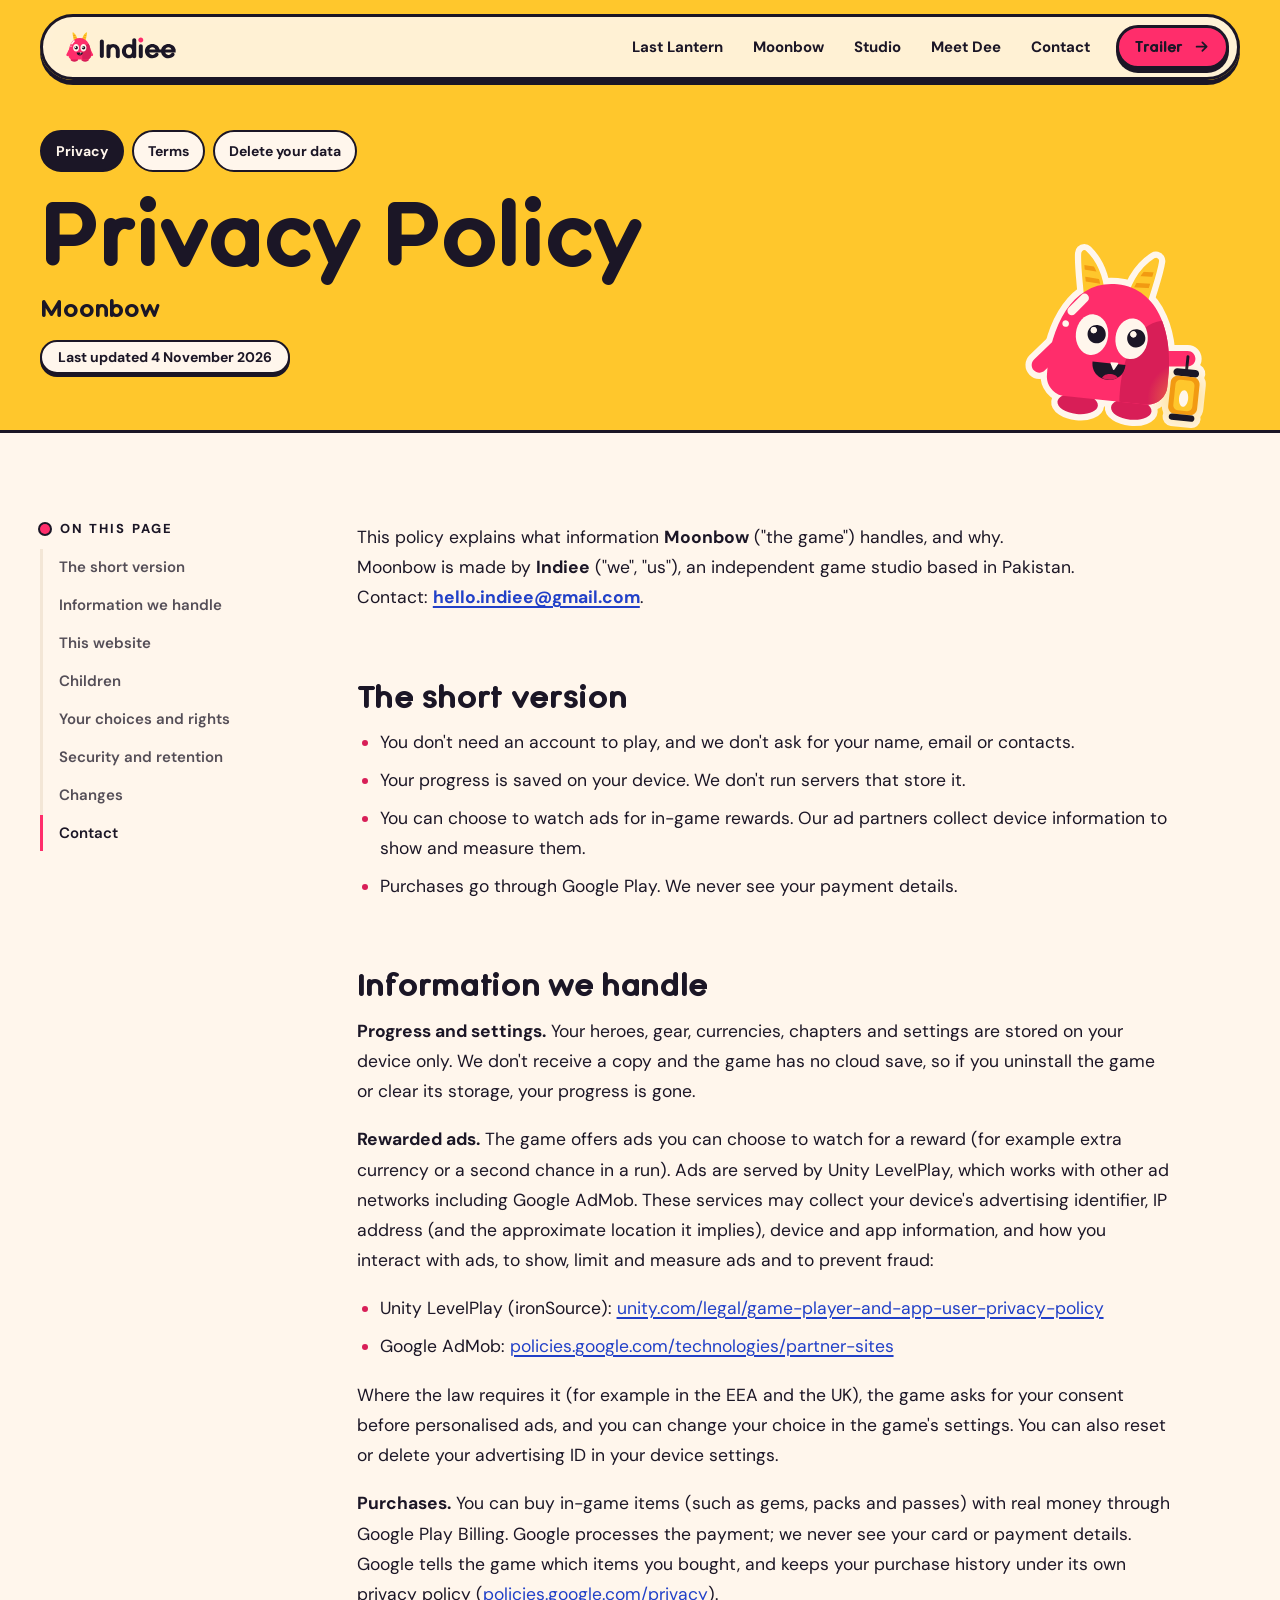
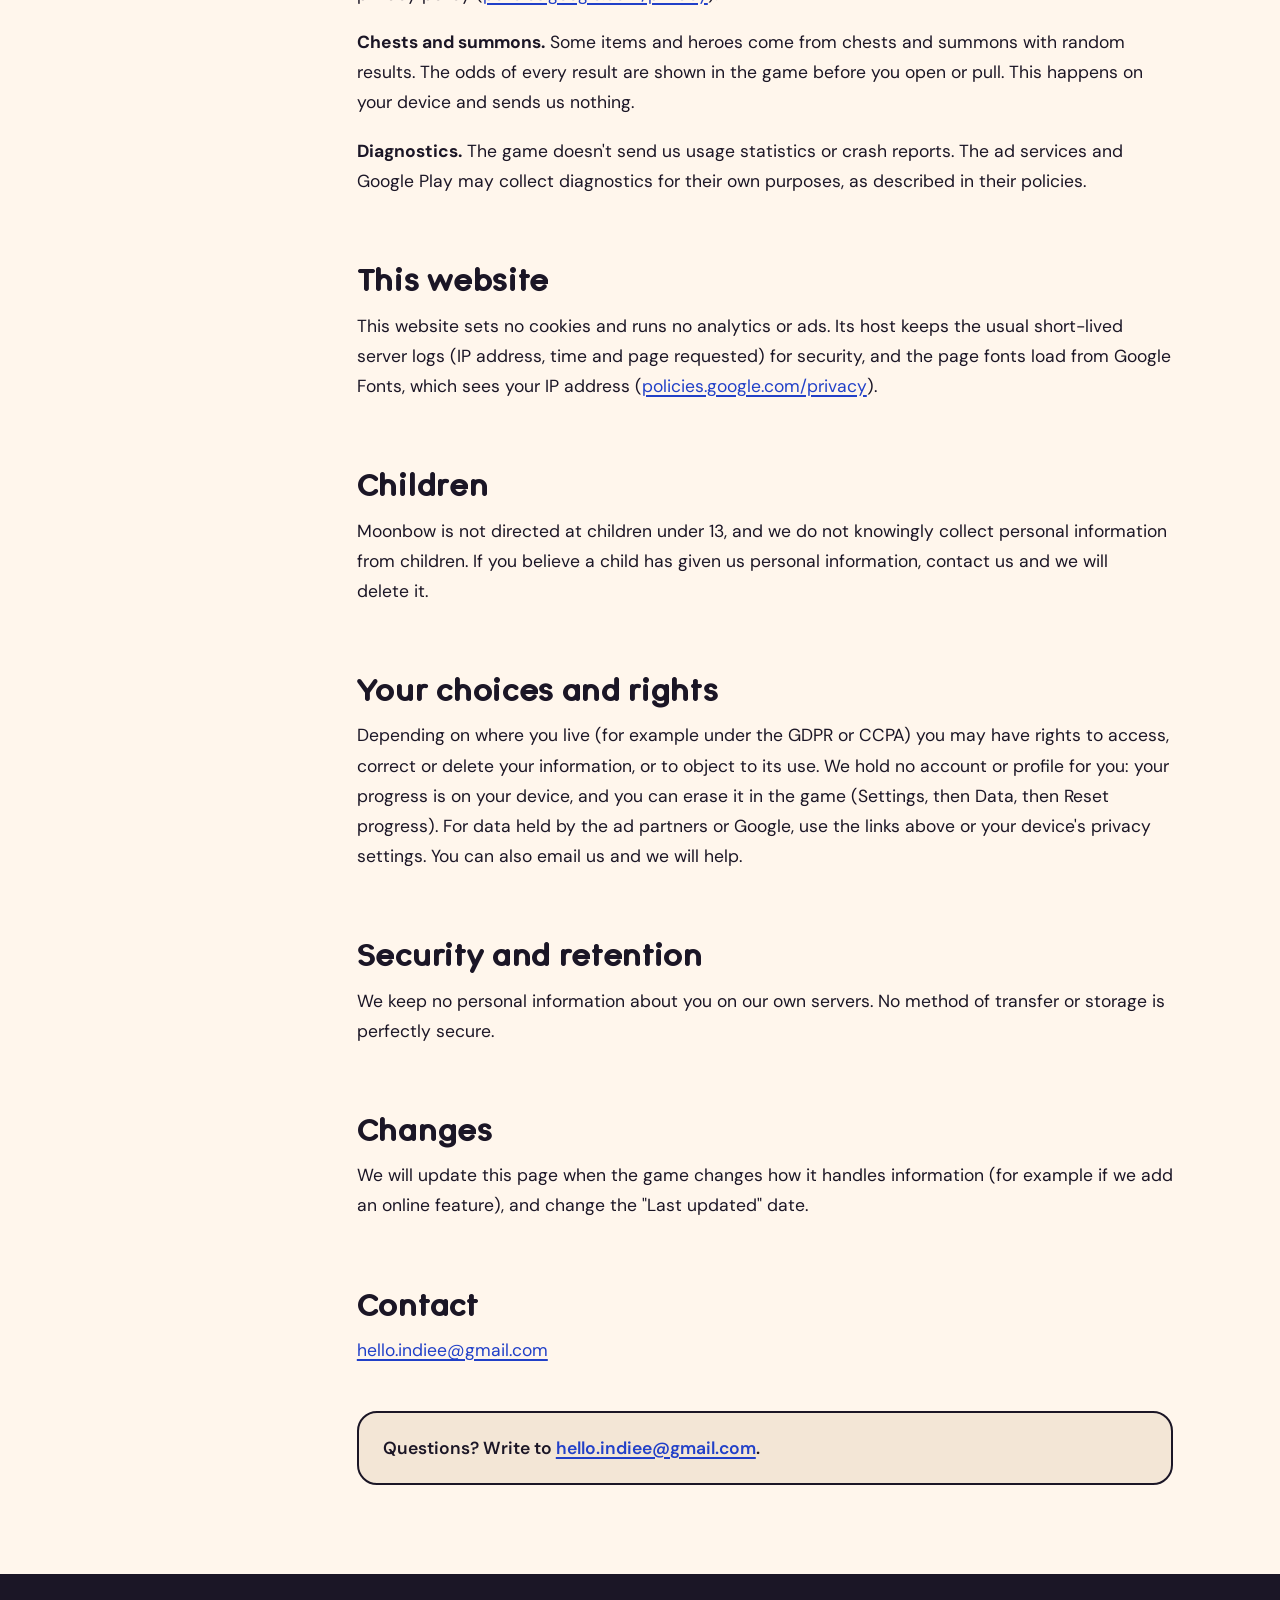
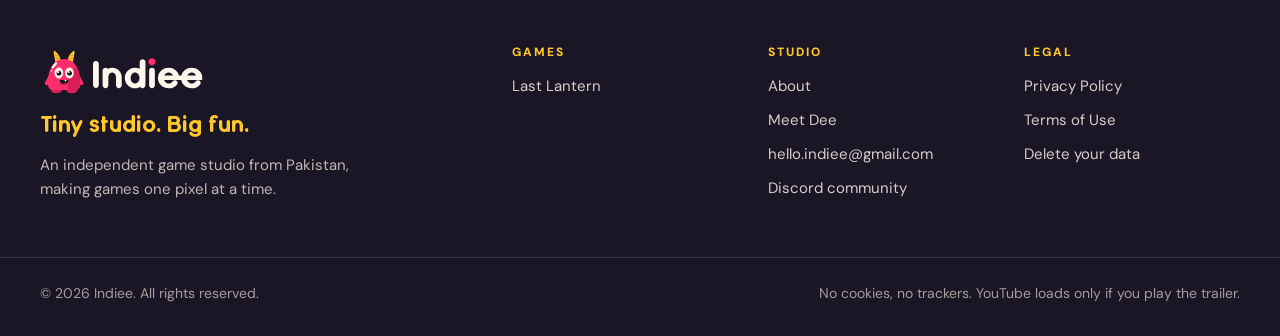
<file: moonbow/privacy/index.html>
<!doctype html>
<html lang="en" class="theme-legal">
<head>
<meta charset="utf-8">
<meta name="viewport" content="width=device-width, initial-scale=1, viewport-fit=cover">
<title>Privacy Policy · Indiee</title>
<meta name="description" content="Privacy Policy for Moonbow by Indiee.">
<link rel="canonical" href="https://indieegames.github.io/moonbow/privacy/">
<link rel="icon" href="/favicon.ico" sizes="48x48">
<link rel="icon" href="/favicon.svg" type="image/svg+xml">
<link rel="apple-touch-icon" href="/apple-touch-icon.png">
<link rel="manifest" href="/site.webmanifest">
<meta name="theme-color" content="#2F5BFF">
<meta property="og:type" content="website">
<meta property="og:site_name" content="Indiee">
<meta property="og:title" content="Privacy Policy · Indiee">
<meta property="og:description" content="Privacy Policy for Moonbow by Indiee.">
<meta property="og:url" content="https://indieegames.github.io/moonbow/privacy/">
<meta property="og:image" content="https://indieegames.github.io/og-image.png">
<meta property="og:image:width" content="1200">
<meta property="og:image:height" content="630">
<meta name="twitter:card" content="summary_large_image">
<link rel="preconnect" href="https://fonts.googleapis.com">
<link rel="preconnect" href="https://fonts.gstatic.com" crossorigin>
<link rel="stylesheet" href="https://fonts.googleapis.com/css2?family=DM+Sans:ital,opsz,wght@0,9..40,400..800;1,9..40,400..600&display=swap">
<link rel="preload" href="/fonts/IndieeSans-Bold.woff2" as="font" type="font/woff2" crossorigin>
<link rel="stylesheet" href="/css/site.css?v=bd24847d">
<script>document.documentElement.classList.add("js")</script>

</head>
<body class="">
<a class="skip" href="#main">Skip to content</a>
<header class="nav" data-nav>
  <div class="nav__pill">
    <a class="nav__logo" href="/">
      <img class="on-light" src="/brand/indiee_horizontal_light.svg" alt="Indiee home" width="129" height="40">
      <img class="on-dark" src="/brand/indiee_horizontal_dark.svg" alt="Indiee home" width="129" height="40">
    </a>
    <nav class="nav__links" id="nav-links" aria-label="Main">
      <a href="/last-lantern/">Last Lantern</a>
      <a href="/moonbow/">Moonbow</a>
      <a href="/#studio">Studio</a>
      <a href="/#dee">Meet Dee</a>
      <a href="/#contact">Contact</a>
    </nav>
    <a class="btn btn--pink btn--sm nav__cta" href="/last-lantern/#trailer">Trailer<svg class="i" viewBox="0 0 24 24" aria-hidden="true"><path d="M5 12h13M13 6l6 6-6 6"/></svg></a>
    <button class="nav__toggle" type="button" aria-expanded="false" aria-controls="nav-links" data-nav-toggle>
      <span class="sr">Menu</span><i></i><i></i>
    </button>
  </div>
</header>

<main id="main">
<section class="legal-hero">
  <div class="wrap legal-hero__inner">
    <div>
      <nav class="legal-tabs" aria-label="Legal pages"><a href="/moonbow/privacy/" aria-current=page>Privacy</a><a href="/moonbow/terms/">Terms</a><a href="/moonbow/delete-data/">Delete your data</a></nav>
      <h1>Privacy Policy</h1>
      <p class="legal-hero__sub">Moonbow</p>
      <p class="chip chip--cream">Last updated 4 November 2026</p>
    </div>
    <img class="legal-hero__dee" src="/brand/dee/lantern.svg" alt="" width="1024" height="944">
  </div>
</section>
<section class="legal">
  <div class="wrap legal__grid">
    <aside class="legal__toc">
      <p class="kicker kicker--ink">On this page</p>
      <ol><li><a href="#the-short-version">The short version</a></li><li><a href="#information-we-handle">Information we handle</a></li><li><a href="#this-website">This website</a></li><li><a href="#children">Children</a></li><li><a href="#your-choices-and-rights">Your choices and rights</a></li><li><a href="#security-and-retention">Security and retention</a></li><li><a href="#changes">Changes</a></li><li><a href="#contact">Contact</a></li></ol>
    </aside>
    <article class="legal__body prose">
<p>This policy explains what information <strong>Moonbow</strong> ("the game") handles, and why. Moonbow is made by <strong>Indiee</strong> ("we", "us"), an independent game studio based in Pakistan. Contact: <strong><a href="mailto:hello.indiee@gmail.com">hello.indiee@gmail.com</a></strong>.</p>
<h2 id="the-short-version">The short version</h2>
<ul><li>You don't need an account to play, and we don't ask for your name, email or contacts.</li><li>Your progress is saved on your device. We don't run servers that store it.</li><li>You can choose to watch ads for in-game rewards. Our ad partners collect device information to show and measure them.</li><li>Purchases go through Google Play. We never see your payment details.</li></ul>
<h2 id="information-we-handle">Information we handle</h2>
<p><strong>Progress and settings.</strong> Your heroes, gear, currencies, chapters and settings are stored on your device only. We don't receive a copy and the game has no cloud save, so if you uninstall the game or clear its storage, your progress is gone.</p>
<p><strong>Rewarded ads.</strong> The game offers ads you can choose to watch for a reward (for example extra currency or a second chance in a run). Ads are served by Unity LevelPlay, which works with other ad networks including Google AdMob. These services may collect your device's advertising identifier, IP address (and the approximate location it implies), device and app information, and how you interact with ads, to show, limit and measure ads and to prevent fraud:</p>
<ul><li>Unity LevelPlay (ironSource): <a href="https://unity.com/legal/game-player-and-app-user-privacy-policy" rel="noopener">unity.com/legal/game-player-and-app-user-privacy-policy</a></li><li>Google AdMob: <a href="https://policies.google.com/technologies/partner-sites" rel="noopener">policies.google.com/technologies/partner-sites</a></li></ul>
<p>Where the law requires it (for example in the EEA and the UK), the game asks for your consent before personalised ads, and you can change your choice in the game's settings. You can also reset or delete your advertising ID in your device settings.</p>
<p><strong>Purchases.</strong> You can buy in-game items (such as gems, packs and passes) with real money through Google Play Billing. Google processes the payment; we never see your card or payment details. Google tells the game which items you bought, and keeps your purchase history under its own privacy policy (<a href="https://policies.google.com/privacy" rel="noopener">policies.google.com/privacy</a>).</p>
<p><strong>Chests and summons.</strong> Some items and heroes come from chests and summons with random results. The odds of every result are shown in the game before you open or pull. This happens on your device and sends us nothing.</p>
<p><strong>Diagnostics.</strong> The game doesn't send us usage statistics or crash reports. The ad services and Google Play may collect diagnostics for their own purposes, as described in their policies.</p>
<h2 id="this-website">This website</h2>
<p>This website sets no cookies and runs no analytics or ads. Its host keeps the usual short-lived server logs (IP address, time and page requested) for security, and the page fonts load from Google Fonts, which sees your IP address (<a href="https://policies.google.com/privacy" rel="noopener">policies.google.com/privacy</a>).</p>
<h2 id="children">Children</h2>
<p>Moonbow is not directed at children under 13, and we do not knowingly collect personal information from children. If you believe a child has given us personal information, contact us and we will delete it.</p>
<h2 id="your-choices-and-rights">Your choices and rights</h2>
<p>Depending on where you live (for example under the GDPR or CCPA) you may have rights to access, correct or delete your information, or to object to its use. We hold no account or profile for you: your progress is on your device, and you can erase it in the game (Settings, then Data, then Reset progress). For data held by the ad partners or Google, use the links above or your device's privacy settings. You can also email us and we will help.</p>
<h2 id="security-and-retention">Security and retention</h2>
<p>We keep no personal information about you on our own servers. No method of transfer or storage is perfectly secure.</p>
<h2 id="changes">Changes</h2>
<p>We will update this page when the game changes how it handles information (for example if we add an online feature), and change the "Last updated" date.</p>
<h2 id="contact">Contact</h2>
<p><a href="mailto:hello.indiee@gmail.com">hello.indiee@gmail.com</a></p>
      <p class="legal__contact">Questions? Write to <a href="mailto:hello.indiee@gmail.com">hello.indiee@gmail.com</a>.</p>
    </article>
  </div>
</section>

</main>
<footer class="footer">
  <div class="wrap footer__grid">
    <div class="footer__brand">
      <img src="/brand/indiee_horizontal_dark.svg" alt="Indiee" width="174" height="54" loading="lazy">
      <p class="footer__tag">Tiny studio. Big fun.</p>
      <p class="footer__note">An independent game studio from Pakistan, making games one pixel at a time.</p>
    </div>
    <div class="footer__col">
      <h2>Games</h2>
      <a href="/last-lantern/">Last Lantern</a>
    </div>
    <div class="footer__col">
      <h2>Studio</h2>
      <a href="/#studio">About</a>
      <a href="/#dee">Meet Dee</a>
      <a href="mailto:hello.indiee@gmail.com">hello.indiee@gmail.com</a>
      <a href="https://discord.gg/c2YPhdbGT4" rel="noopener">Discord community</a>
    </div>
    <div class="footer__col">
      <h2>Legal</h2>
      <a href="/privacy/">Privacy Policy</a>
      <a href="/terms/">Terms of Use</a>
      <a href="/delete-data/">Delete your data</a>
    </div>
  </div>
  <div class="wrap footer__base">
    <span>© 2026 Indiee. All rights reserved.</span>
    <span>No cookies, no trackers. YouTube loads only if you play the trailer.</span>
  </div>
</footer>

<script src="/js/site.js?v=bd24847d" defer></script>
</body>
</html>
</file>
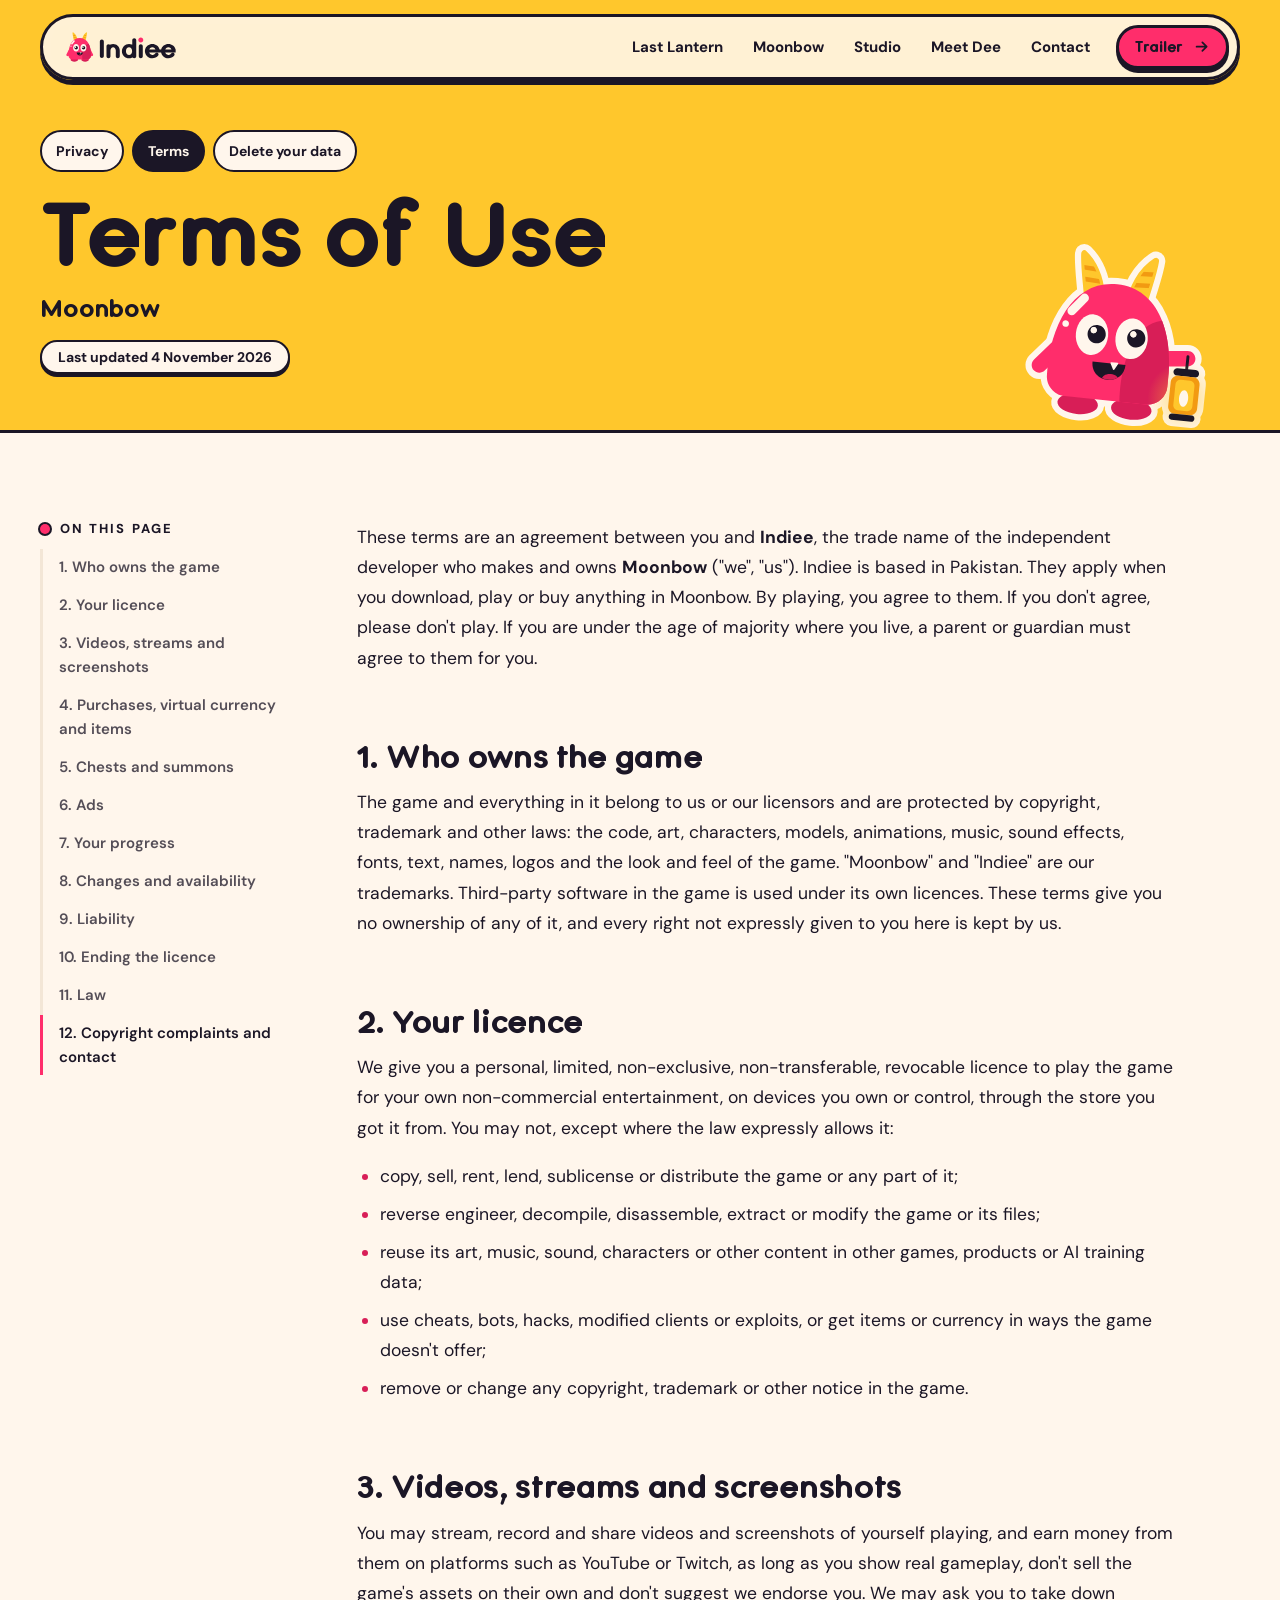
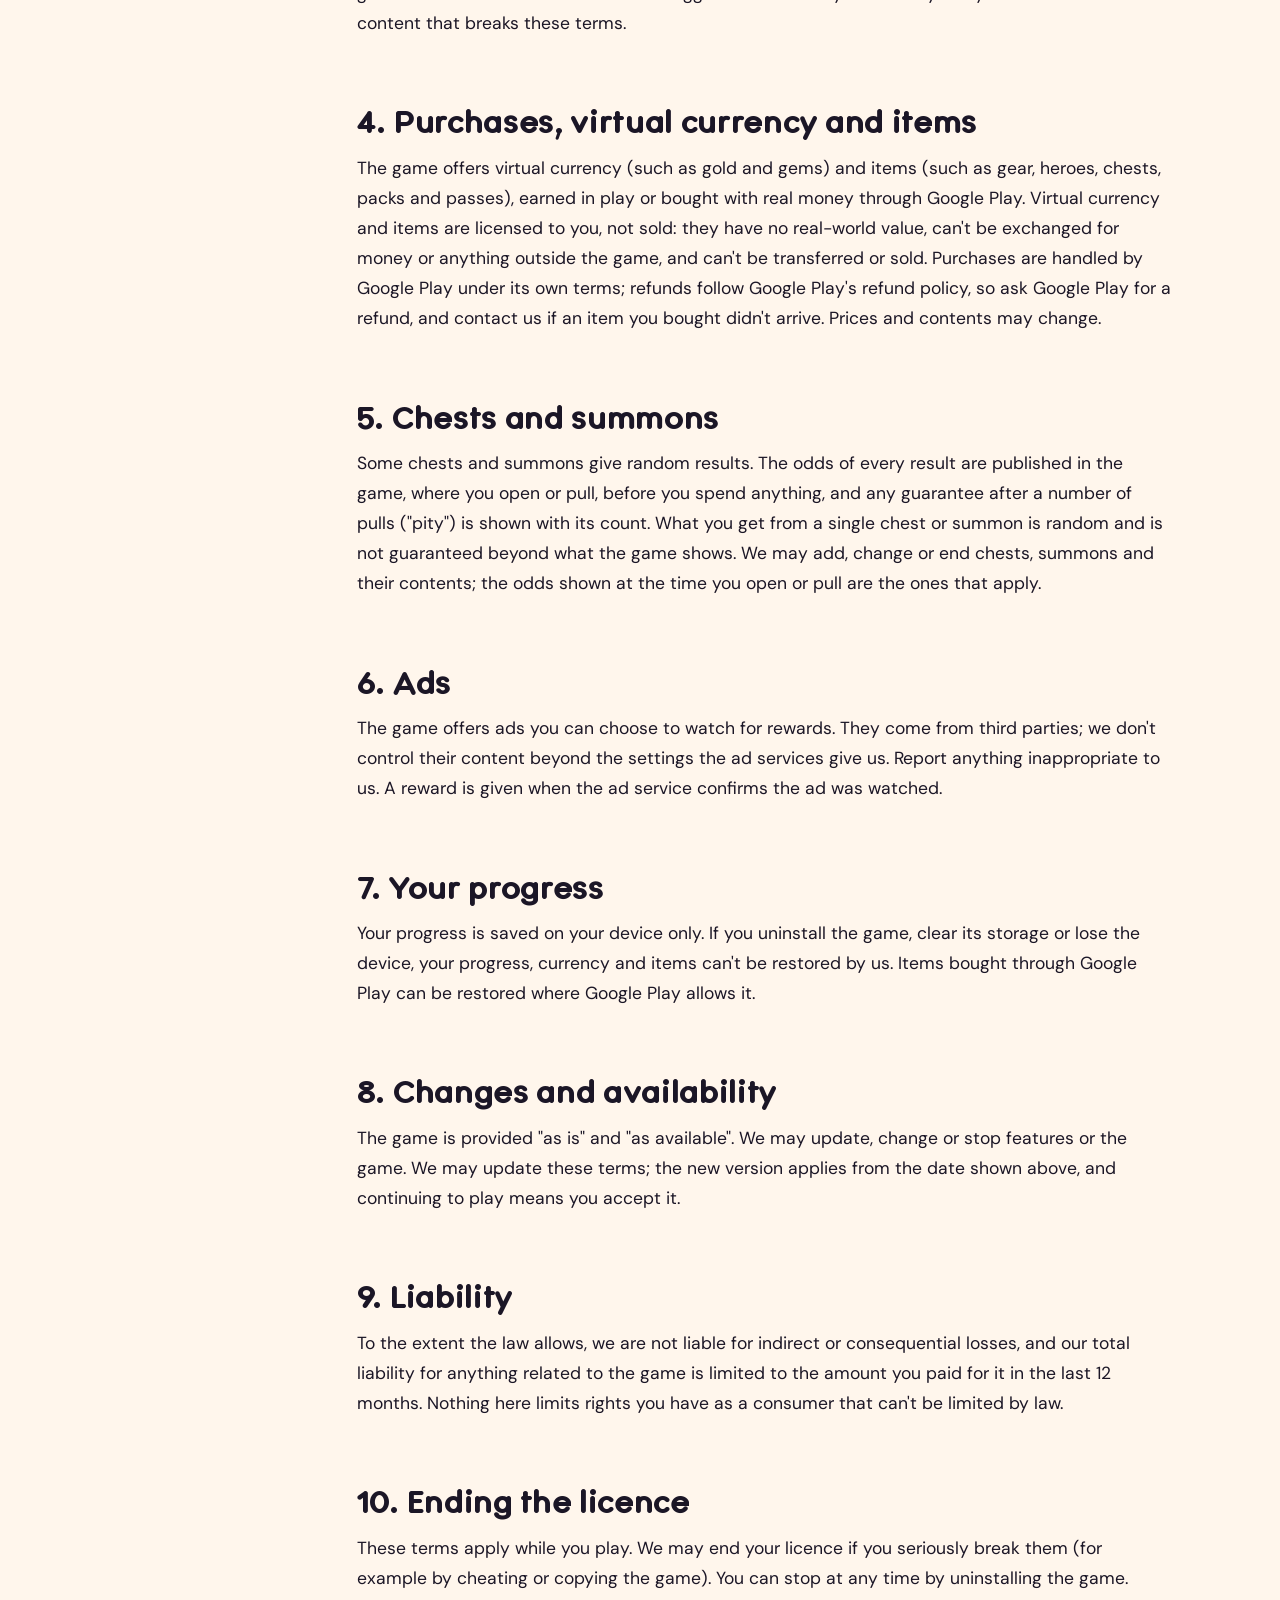
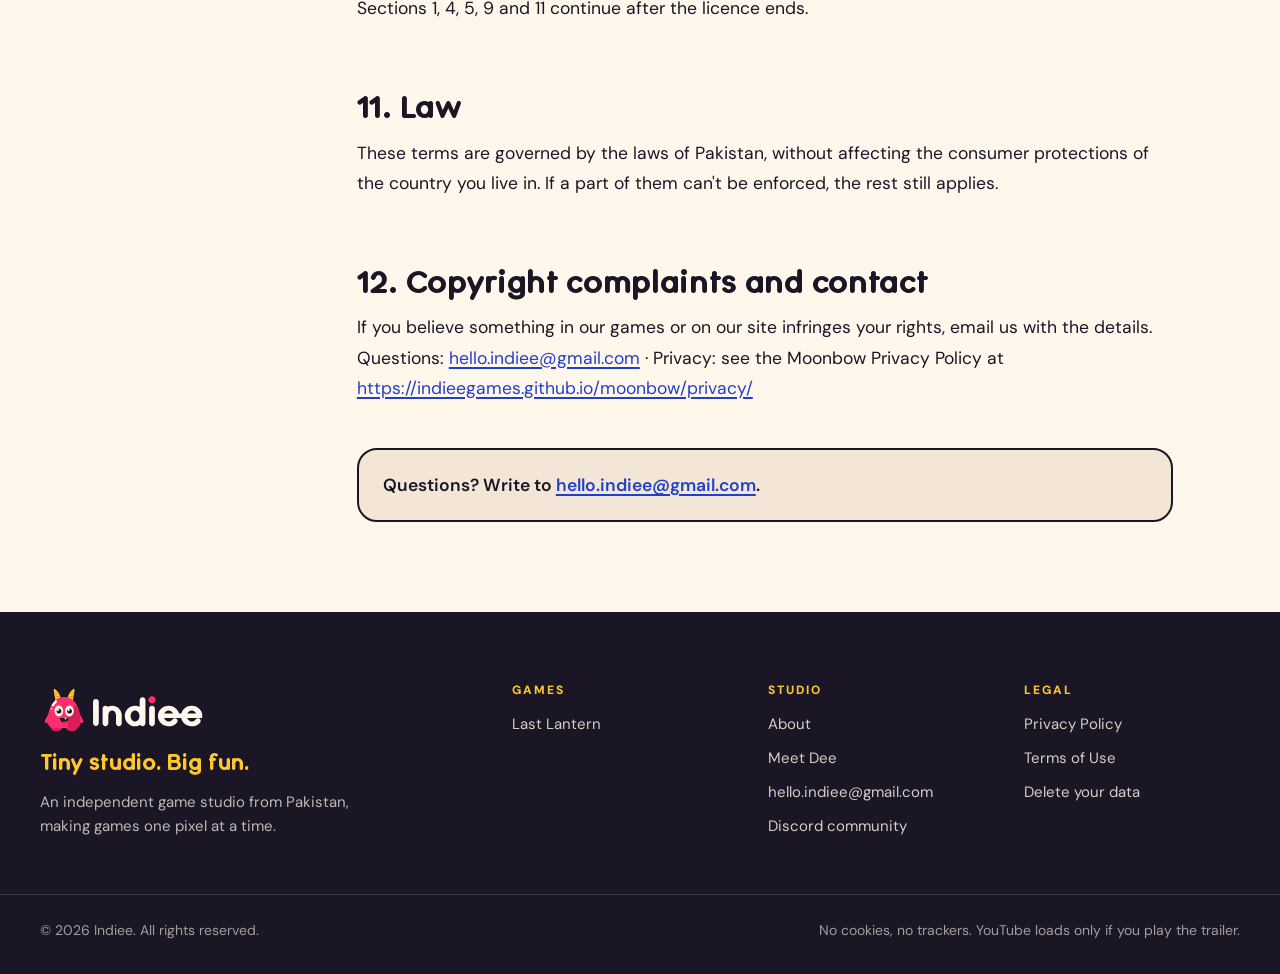
<file: moonbow/terms/index.html>
<!doctype html>
<html lang="en" class="theme-legal">
<head>
<meta charset="utf-8">
<meta name="viewport" content="width=device-width, initial-scale=1, viewport-fit=cover">
<title>Terms of Use · Indiee</title>
<meta name="description" content="Terms of Use for Moonbow by Indiee.">
<link rel="canonical" href="https://indieegames.github.io/moonbow/terms/">
<link rel="icon" href="/favicon.ico" sizes="48x48">
<link rel="icon" href="/favicon.svg" type="image/svg+xml">
<link rel="apple-touch-icon" href="/apple-touch-icon.png">
<link rel="manifest" href="/site.webmanifest">
<meta name="theme-color" content="#2F5BFF">
<meta property="og:type" content="website">
<meta property="og:site_name" content="Indiee">
<meta property="og:title" content="Terms of Use · Indiee">
<meta property="og:description" content="Terms of Use for Moonbow by Indiee.">
<meta property="og:url" content="https://indieegames.github.io/moonbow/terms/">
<meta property="og:image" content="https://indieegames.github.io/og-image.png">
<meta property="og:image:width" content="1200">
<meta property="og:image:height" content="630">
<meta name="twitter:card" content="summary_large_image">
<link rel="preconnect" href="https://fonts.googleapis.com">
<link rel="preconnect" href="https://fonts.gstatic.com" crossorigin>
<link rel="stylesheet" href="https://fonts.googleapis.com/css2?family=DM+Sans:ital,opsz,wght@0,9..40,400..800;1,9..40,400..600&display=swap">
<link rel="preload" href="/fonts/IndieeSans-Bold.woff2" as="font" type="font/woff2" crossorigin>
<link rel="stylesheet" href="/css/site.css?v=bd24847d">
<script>document.documentElement.classList.add("js")</script>

</head>
<body class="">
<a class="skip" href="#main">Skip to content</a>
<header class="nav" data-nav>
  <div class="nav__pill">
    <a class="nav__logo" href="/">
      <img class="on-light" src="/brand/indiee_horizontal_light.svg" alt="Indiee home" width="129" height="40">
      <img class="on-dark" src="/brand/indiee_horizontal_dark.svg" alt="Indiee home" width="129" height="40">
    </a>
    <nav class="nav__links" id="nav-links" aria-label="Main">
      <a href="/last-lantern/">Last Lantern</a>
      <a href="/moonbow/">Moonbow</a>
      <a href="/#studio">Studio</a>
      <a href="/#dee">Meet Dee</a>
      <a href="/#contact">Contact</a>
    </nav>
    <a class="btn btn--pink btn--sm nav__cta" href="/last-lantern/#trailer">Trailer<svg class="i" viewBox="0 0 24 24" aria-hidden="true"><path d="M5 12h13M13 6l6 6-6 6"/></svg></a>
    <button class="nav__toggle" type="button" aria-expanded="false" aria-controls="nav-links" data-nav-toggle>
      <span class="sr">Menu</span><i></i><i></i>
    </button>
  </div>
</header>

<main id="main">
<section class="legal-hero">
  <div class="wrap legal-hero__inner">
    <div>
      <nav class="legal-tabs" aria-label="Legal pages"><a href="/moonbow/privacy/">Privacy</a><a href="/moonbow/terms/" aria-current=page>Terms</a><a href="/moonbow/delete-data/">Delete your data</a></nav>
      <h1>Terms of Use</h1>
      <p class="legal-hero__sub">Moonbow</p>
      <p class="chip chip--cream">Last updated 4 November 2026</p>
    </div>
    <img class="legal-hero__dee" src="/brand/dee/lantern.svg" alt="" width="1024" height="944">
  </div>
</section>
<section class="legal">
  <div class="wrap legal__grid">
    <aside class="legal__toc">
      <p class="kicker kicker--ink">On this page</p>
      <ol><li><a href="#1-who-owns-the-game">1. Who owns the game</a></li><li><a href="#2-your-licence">2. Your licence</a></li><li><a href="#3-videos-streams-and-screenshots">3. Videos, streams and screenshots</a></li><li><a href="#4-purchases-virtual-currency-and-items">4. Purchases, virtual currency and items</a></li><li><a href="#5-chests-and-summons">5. Chests and summons</a></li><li><a href="#6-ads">6. Ads</a></li><li><a href="#7-your-progress">7. Your progress</a></li><li><a href="#8-changes-and-availability">8. Changes and availability</a></li><li><a href="#9-liability">9. Liability</a></li><li><a href="#10-ending-the-licence">10. Ending the licence</a></li><li><a href="#11-law">11. Law</a></li><li><a href="#12-copyright-complaints-and-contact">12. Copyright complaints and contact</a></li></ol>
    </aside>
    <article class="legal__body prose">
<p>These terms are an agreement between you and <strong>Indiee</strong>, the trade name of the independent developer who makes and owns <strong>Moonbow</strong> ("we", "us"). Indiee is based in Pakistan. They apply when you download, play or buy anything in Moonbow. By playing, you agree to them. If you don't agree, please don't play. If you are under the age of majority where you live, a parent or guardian must agree to them for you.</p>
<h2 id="1-who-owns-the-game">1. Who owns the game</h2>
<p>The game and everything in it belong to us or our licensors and are protected by copyright, trademark and other laws: the code, art, characters, models, animations, music, sound effects, fonts, text, names, logos and the look and feel of the game. "Moonbow" and "Indiee" are our trademarks. Third-party software in the game is used under its own licences. These terms give you no ownership of any of it, and every right not expressly given to you here is kept by us.</p>
<h2 id="2-your-licence">2. Your licence</h2>
<p>We give you a personal, limited, non-exclusive, non-transferable, revocable licence to play the game for your own non-commercial entertainment, on devices you own or control, through the store you got it from. You may not, except where the law expressly allows it:</p>
<ul><li>copy, sell, rent, lend, sublicense or distribute the game or any part of it;</li><li>reverse engineer, decompile, disassemble, extract or modify the game or its files;</li><li>reuse its art, music, sound, characters or other content in other games, products or AI training data;</li><li>use cheats, bots, hacks, modified clients or exploits, or get items or currency in ways the game doesn't offer;</li><li>remove or change any copyright, trademark or other notice in the game.</li></ul>
<h2 id="3-videos-streams-and-screenshots">3. Videos, streams and screenshots</h2>
<p>You may stream, record and share videos and screenshots of yourself playing, and earn money from them on platforms such as YouTube or Twitch, as long as you show real gameplay, don't sell the game's assets on their own and don't suggest we endorse you. We may ask you to take down content that breaks these terms.</p>
<h2 id="4-purchases-virtual-currency-and-items">4. Purchases, virtual currency and items</h2>
<p>The game offers virtual currency (such as gold and gems) and items (such as gear, heroes, chests, packs and passes), earned in play or bought with real money through Google Play. Virtual currency and items are licensed to you, not sold: they have no real-world value, can't be exchanged for money or anything outside the game, and can't be transferred or sold. Purchases are handled by Google Play under its own terms; refunds follow Google Play's refund policy, so ask Google Play for a refund, and contact us if an item you bought didn't arrive. Prices and contents may change.</p>
<h2 id="5-chests-and-summons">5. Chests and summons</h2>
<p>Some chests and summons give random results. The odds of every result are published in the game, where you open or pull, before you spend anything, and any guarantee after a number of pulls ("pity") is shown with its count. What you get from a single chest or summon is random and is not guaranteed beyond what the game shows. We may add, change or end chests, summons and their contents; the odds shown at the time you open or pull are the ones that apply.</p>
<h2 id="6-ads">6. Ads</h2>
<p>The game offers ads you can choose to watch for rewards. They come from third parties; we don't control their content beyond the settings the ad services give us. Report anything inappropriate to us. A reward is given when the ad service confirms the ad was watched.</p>
<h2 id="7-your-progress">7. Your progress</h2>
<p>Your progress is saved on your device only. If you uninstall the game, clear its storage or lose the device, your progress, currency and items can't be restored by us. Items bought through Google Play can be restored where Google Play allows it.</p>
<h2 id="8-changes-and-availability">8. Changes and availability</h2>
<p>The game is provided "as is" and "as available". We may update, change or stop features or the game. We may update these terms; the new version applies from the date shown above, and continuing to play means you accept it.</p>
<h2 id="9-liability">9. Liability</h2>
<p>To the extent the law allows, we are not liable for indirect or consequential losses, and our total liability for anything related to the game is limited to the amount you paid for it in the last 12 months. Nothing here limits rights you have as a consumer that can't be limited by law.</p>
<h2 id="10-ending-the-licence">10. Ending the licence</h2>
<p>These terms apply while you play. We may end your licence if you seriously break them (for example by cheating or copying the game). You can stop at any time by uninstalling the game. Sections 1, 4, 5, 9 and 11 continue after the licence ends.</p>
<h2 id="11-law">11. Law</h2>
<p>These terms are governed by the laws of Pakistan, without affecting the consumer protections of the country you live in. If a part of them can't be enforced, the rest still applies.</p>
<h2 id="12-copyright-complaints-and-contact">12. Copyright complaints and contact</h2>
<p>If you believe something in our games or on our site infringes your rights, email us with the details. Questions: <a href="mailto:hello.indiee@gmail.com">hello.indiee@gmail.com</a> · Privacy: see the Moonbow Privacy Policy at <a href="https://indieegames.github.io/moonbow/privacy/" rel="noopener">https://indieegames.github.io/moonbow/privacy/</a></p>
      <p class="legal__contact">Questions? Write to <a href="mailto:hello.indiee@gmail.com">hello.indiee@gmail.com</a>.</p>
    </article>
  </div>
</section>

</main>
<footer class="footer">
  <div class="wrap footer__grid">
    <div class="footer__brand">
      <img src="/brand/indiee_horizontal_dark.svg" alt="Indiee" width="174" height="54" loading="lazy">
      <p class="footer__tag">Tiny studio. Big fun.</p>
      <p class="footer__note">An independent game studio from Pakistan, making games one pixel at a time.</p>
    </div>
    <div class="footer__col">
      <h2>Games</h2>
      <a href="/last-lantern/">Last Lantern</a>
    </div>
    <div class="footer__col">
      <h2>Studio</h2>
      <a href="/#studio">About</a>
      <a href="/#dee">Meet Dee</a>
      <a href="mailto:hello.indiee@gmail.com">hello.indiee@gmail.com</a>
      <a href="https://discord.gg/c2YPhdbGT4" rel="noopener">Discord community</a>
    </div>
    <div class="footer__col">
      <h2>Legal</h2>
      <a href="/privacy/">Privacy Policy</a>
      <a href="/terms/">Terms of Use</a>
      <a href="/delete-data/">Delete your data</a>
    </div>
  </div>
  <div class="wrap footer__base">
    <span>© 2026 Indiee. All rights reserved.</span>
    <span>No cookies, no trackers. YouTube loads only if you play the trailer.</span>
  </div>
</footer>

<script src="/js/site.js?v=bd24847d" defer></script>
</body>
</html>
</file>
<file: css/site.css>
/* Indiee website. Brand tokens from Branding/Indiee/README.md; the Last Lantern page uses the game's night palette. */

@font-face { font-family: "Indiee Sans"; src: url(/fonts/IndieeSans-Bold.woff2) format("woff2"); font-weight: 700; font-display: swap; }
@font-face { font-family: "Indiee Sans"; src: url(/fonts/IndieeSans-Regular.woff2) format("woff2"); font-weight: 400; font-display: swap; }
@font-face { font-family: "Lantern Pixel"; src: url(/fonts/LanternPixel.ttf) format("truetype"); font-display: swap; }

:root {
  --pink: #FF2D6B; --pink-deep: #D81E57;
  --sun: #FFC72C; --sun-deep: #F29A12;
  --volt: #2F5BFF; --volt-deep: #2140C8; --volt-ray: #456CFF;
  --mint: #1FD8A4;
  --ink: #1B1626; --ink-soft: #2A2338;
  --cream: #FFF6EC; --cream-deep: #F3E6D6;
  /* Last Lantern night */
  --night: #0E0B16; --night-2: #151020; --night-3: #1E1830; --night-line: #31284A;
  --amber: #FFC14D; --ember: #FF8A3D; --parch: #F6EAD4; --muted: #B7ABC8;

  --display: "Indiee Sans", "DM Sans", ui-rounded, system-ui, sans-serif;
  --body: "DM Sans", "Nunito Sans", system-ui, -apple-system, "Segoe UI", sans-serif;
  --pixel: "Lantern Pixel", ui-monospace, "SFMono-Regular", Menlo, monospace;
  --gutter: clamp(16px, 4vw, 40px);
  --max: 1232px;
  --pop: cubic-bezier(.3, 1.6, .5, 1);
  --ease: cubic-bezier(.2, .8, .2, 1);
  color-scheme: light;
}

/* ---------------------------------------------------------------- base */
*, *::before, *::after { box-sizing: border-box; }
html { scroll-behavior: smooth; -webkit-text-size-adjust: 100%; }
body { margin: 0; background: var(--cream); color: var(--ink); font: 400 17px/1.6 var(--body); text-rendering: optimizeLegibility; -webkit-font-smoothing: antialiased; overflow-x: clip; }
img, svg, video { display: block; max-width: 100%; }
img { height: auto; }
a { color: inherit; }
button { font: inherit; color: inherit; }
::selection { background: var(--sun); color: var(--ink); }
:focus-visible { outline: 3px solid var(--volt); outline-offset: 3px; border-radius: 8px; }
h1, h2, h3 { font-family: var(--display); font-weight: 700; line-height: 1; margin: 0; text-wrap: balance; letter-spacing: -.01em; }
p { margin: 0; text-wrap: pretty; }
.wrap { width: 100%; max-width: calc(var(--max) + 2 * var(--gutter)); margin-inline: auto; padding-inline: var(--gutter); }
.sr { position: absolute !important; width: 1px; height: 1px; overflow: hidden; clip-path: inset(50%); white-space: nowrap; }
.skip { position: fixed; left: 16px; top: -60px; z-index: 100; background: var(--ink); color: var(--cream); padding: 10px 16px; border-radius: 12px; font-weight: 700; transition: top .2s; }
.skip:focus { top: 16px; }
.i { width: 1.15em; height: 1.15em; flex: none; fill: none; stroke: currentColor; stroke-width: 2.4; stroke-linecap: round; stroke-linejoin: round; }
.i--fill { fill: currentColor; stroke: none; }
.px { image-rendering: pixelated; }
.pixel { font-family: var(--pixel); font-size: 16px; line-height: 1.5; letter-spacing: .5px; text-transform: uppercase; -webkit-font-smoothing: none; }
.sprite-defs { position: absolute; }
.nw { white-space: nowrap; }

/* ---------------------------------------------------------------- type helpers */
.kicker { display: inline-flex; align-items: center; gap: 10px; font: 800 13px/1 var(--body); letter-spacing: .16em; text-transform: uppercase; }
.kicker::before { content: ""; width: 10px; height: 10px; border-radius: 50%; background: var(--pink); box-shadow: 0 0 0 2px var(--ink); }
.kicker--sun { color: var(--cream); }
.kicker--sun::before { background: var(--sun); }
.chip { display: inline-flex; align-items: center; gap: 8px; padding: 8px 16px; border-radius: 999px; border: 2.5px solid var(--ink); font: 700 14px/1 var(--body); }
.chip--cream { background: var(--cream); color: var(--ink); box-shadow: 0 3px 0 var(--ink); }

/* ---------------------------------------------------------------- buttons */
.btn { --bg: var(--cream); --fg: var(--ink); display: inline-flex; align-items: center; justify-content: center; gap: 10px; padding: 14px 24px; border-radius: 999px; border: 3px solid var(--ink); background: var(--bg); color: var(--fg); font: 700 17px/1 var(--display); text-decoration: none; cursor: pointer; box-shadow: 0 5px 0 var(--ink); transition: translate .15s var(--ease), box-shadow .15s var(--ease), background .2s; white-space: nowrap; }
.btn:hover { translate: 0 -2px; box-shadow: 0 7px 0 var(--ink); }
.btn:active { translate: 0 4px; box-shadow: 0 1px 0 var(--ink); }
.btn .i { transition: translate .2s var(--ease); }
.btn:hover .i { translate: 3px 0; }
.btn--pink { --bg: var(--pink); }
.btn--sun { --bg: var(--sun); }
.btn--cream { --bg: var(--cream); }
.btn--ink { --bg: var(--ink); --fg: var(--cream); }
.btn--ghost { --bg: rgb(255 246 236 / .08); --fg: var(--cream); border-color: rgb(255 246 236 / .55); box-shadow: none; backdrop-filter: blur(6px); }
.btn--ghost:hover { --bg: rgb(255 246 236 / .16); box-shadow: none; }
.btn--ghost:active { box-shadow: none; translate: 0 1px; }
.btn--sm { padding: 10px 16px; font-size: 15px; box-shadow: 0 4px 0 var(--ink); }
.btn--lg { padding: 18px 30px; font-size: 19px; }

/* ---------------------------------------------------------------- nav */
.nav { position: fixed; inset: calc(env(safe-area-inset-top, 0px) + 14px) 0 auto; z-index: 50; padding-inline: var(--gutter); pointer-events: none; transition: translate .4s var(--ease); }
.nav.is-hidden { translate: 0 calc(-100% - 30px); }
.nav__pill { position: relative; pointer-events: auto; max-width: var(--max); margin: 0 auto; display: flex; align-items: center; gap: 12px; padding: 8px 8px 8px 20px; border: 3px solid var(--ink); border-radius: 999px; background: rgb(255 246 236 / .9); backdrop-filter: blur(14px) saturate(1.4); -webkit-backdrop-filter: blur(14px) saturate(1.4); box-shadow: 0 5px 0 var(--ink); }
.nav__logo { display: block; margin-right: auto; border-radius: 10px; }
.nav__logo img { height: 36px; width: auto; }
.nav__logo .on-dark { display: none; }
.nav__links { display: flex; gap: 2px; }
.nav__links a { padding: 10px 14px; border-radius: 999px; font-weight: 700; font-size: 15px; text-decoration: none; transition: background .2s; }
.nav__links a:hover { background: var(--cream-deep); }
.nav__links a[aria-current] { background: var(--sun); box-shadow: inset 0 0 0 2px var(--ink); }
.nav__toggle { display: none; width: 48px; height: 48px; border-radius: 50%; border: 3px solid var(--ink); background: var(--sun); cursor: pointer; place-content: center; gap: 5px; }
.nav__toggle i { display: block; width: 18px; height: 3px; border-radius: 3px; background: var(--ink); transition: translate .25s, rotate .25s; }
.nav.is-open .nav__toggle i:first-of-type { translate: 0 4px; rotate: 45deg; }
.nav.is-open .nav__toggle i:last-of-type { translate: 0 -4px; rotate: -45deg; }

/* ---------------------------------------------------------------- home hero */
.hero { position: relative; overflow: hidden; background: var(--volt); color: var(--cream); padding: calc(env(safe-area-inset-top, 0px) + 140px) 0 150px; min-height: min(100svh, 940px); display: flex; align-items: center; isolation: isolate; --mx: 0; --my: 0; }
.hero__burst { position: absolute; left: 74%; top: 46%; z-index: -2; width: 240vmax; aspect-ratio: 1; translate: -50% -50%; background: repeating-conic-gradient(from 0deg, var(--volt) 0deg 7.5deg, var(--volt-ray) 7.5deg 15deg); -webkit-mask-image: radial-gradient(circle, #000 0 8%, transparent 46%); mask-image: radial-gradient(circle, #000 0 8%, transparent 46%); animation: spin 140s linear infinite; }
.hero__burst--soft { left: 78%; top: 50%; opacity: .7; }
.hero__confetti { position: absolute; inset: 0; z-index: -1; }
.cf { position: absolute; left: var(--x); top: var(--y); width: calc(56px * var(--z)); height: calc(56px * var(--z)); rotate: var(--r); translate: calc(var(--mx) * var(--z) * -28px) calc(var(--my) * var(--z) * -22px); animation: float 7s ease-in-out infinite var(--d); filter: drop-shadow(0 4px 0 rgb(27 22 38 / .35)); }
.hero__grid { display: grid; grid-template-columns: minmax(0, 1.15fr) minmax(0, .85fr); align-items: center; gap: 24px; }
.hero__copy { display: grid; justify-items: start; gap: 28px; }
.hero__title { font-size: clamp(3.4rem, 9.6vw, 9.4rem); line-height: .88; letter-spacing: -.02em; }
.hero__line { display: block; color: var(--cream); text-shadow: .045em .07em 0 var(--ink); white-space: nowrap; }
.hero__line--sun { color: var(--sun); }
.ch { display: inline-block; transition: rotate .25s var(--pop), translate .25s var(--pop); animation: pop .8s var(--pop) backwards; animation-delay: calc(var(--i) * 45ms + 120ms); }
.ch:hover { rotate: -8deg; translate: 0 -.06em; }
.hero__lede { max-width: 33em; font-size: clamp(17px, 1.5vw, 20px); color: rgb(255 246 236 / .92); }
.hero__lede a { color: var(--sun); font-weight: 700; text-decoration-thickness: 2px; text-underline-offset: 3px; }
.hero__actions { display: flex; flex-wrap: wrap; gap: 14px; }
.hero__dee { position: relative; justify-self: center; width: min(100%, 520px); }
.dee { display: block; width: 100%; padding: 0; border: 0; background: none; cursor: pointer; border-radius: 40%; animation: bob 4.5s ease-in-out infinite; }
.dee img { width: 100%; rotate: calc(var(--mx) * 7deg); translate: calc(var(--mx) * 14px) calc(var(--my) * 10px); transition: rotate .4s var(--ease), translate .4s var(--ease); filter: drop-shadow(0 18px 0 rgb(27 22 38 / .28)); }
.dee.is-pop img { animation: squash .5s var(--pop); }
.bubble { position: absolute; left: -2%; top: 4%; padding: 12px 20px; border: 3px solid var(--ink); border-radius: 22px; background: var(--cream); color: var(--ink); font: 700 clamp(16px, 1.6vw, 21px)/1.15 var(--display); box-shadow: 0 5px 0 var(--ink); rotate: -6deg; transform-origin: 80% 100%; }
.bubble::after { content: ""; position: absolute; right: 22px; bottom: -14px; width: 22px; height: 22px; background: var(--cream); border: solid var(--ink); border-width: 0 3px 3px 0; rotate: 45deg; skew: -8deg -8deg; }
.bubble.is-pop { animation: bubble .45s var(--pop); }

.ticker { position: absolute; left: -4%; right: -4%; bottom: 34px; rotate: -2deg; background: var(--ink); color: var(--cream); padding: 16px 0; overflow: hidden; box-shadow: 0 6px 0 rgb(27 22 38 / .3); }
.ticker__track { display: flex; align-items: center; gap: 28px; width: max-content; animation: marquee 38s linear infinite; font: 700 clamp(20px, 2.4vw, 30px)/1 var(--display); text-transform: uppercase; letter-spacing: .02em; }
.ticker__track svg { width: 26px; height: 26px; color: var(--sun); flex: none; }
.ticker__track span:nth-of-type(3n+2) { color: var(--pink); }

/* ---------------------------------------------------------------- sections */
.section { position: relative; padding-block: clamp(80px, 10vw, 140px); isolation: isolate; overflow: hidden; }
.section--cream { background: var(--cream); }
.section--blue { background: var(--volt); color: var(--cream); }
.section-head { display: grid; justify-items: start; gap: 18px; margin-bottom: clamp(36px, 5vw, 56px); }
.section-head h2 { font-size: clamp(2.8rem, 6.6vw, 5.8rem); line-height: .92; }
.section-head--split { grid-template-columns: minmax(0, 1fr) minmax(0, 1fr); align-items: end; gap: 32px 48px; }
.section-head__lede { font-size: clamp(17px, 1.5vw, 20px); max-width: 32em; }
.section--studio { padding-top: 40px; }

/* ---------------------------------------------------------------- game card (home) */
.gamecard { --lx: 72%; --ly: 42%; position: relative; isolation: isolate; overflow: hidden; display: grid; align-items: center; min-height: clamp(560px, 56vw, 690px); padding: clamp(28px, 5vw, 64px) clamp(24px, 5vw, 64px) 150px; border: 3px solid var(--ink); border-radius: 36px; background: var(--night); color: var(--parch); box-shadow: 12px 12px 0 var(--ink); }
.gamecard picture { position: absolute; inset: 0; z-index: -3; }
.gamecard__art { width: 100%; height: 100%; object-fit: cover; object-position: 62% 50%; scale: 1.03; }
.gamecard__dark { position: absolute; inset: 0; z-index: -2; background:
  radial-gradient(circle at var(--lx) var(--ly), rgb(10 8 18 / 0) 0, rgb(10 8 18 / .18) 130px, rgb(10 8 18 / .82) 380px),
  linear-gradient(90deg, rgb(10 8 18 / .92) 0%, rgb(10 8 18 / .6) 42%, rgb(10 8 18 / 0) 66%); }
.gamecard__glow { position: absolute; inset: 0; z-index: -1; pointer-events: none; mix-blend-mode: screen; background: radial-gradient(circle at var(--lx) var(--ly), rgb(255 196 100 / .34), rgb(255 140 50 / .1) 140px, transparent 300px); }
.gamecard__body { display: grid; justify-items: start; gap: 20px; max-width: 540px; }
.gamecard__logo { width: min(100%, 460px); filter: drop-shadow(0 0 28px rgb(255 170 60 / .35)); }
.gamecard__tags { color: var(--amber); }
.gamecard__tags b, .path__no b { color: var(--parch); font-weight: 400; }
.gamecard__pitch { font-size: clamp(17px, 1.4vw, 19px); color: rgb(246 234 212 / .9); }
.gamecard__actions { display: flex; flex-wrap: wrap; gap: 12px; }
.gamecard + .gamecard { margin-top: 40px; }
.gamecard--moonbow { background: #1B1434; color: #FFF4E0; padding-bottom: clamp(28px, 5vw, 64px); }
.gamecard--moonbow .gamecard__art { object-position: 70% 40%; }
.gamecard--moonbow .gamecard__dark { background: linear-gradient(90deg, rgb(27 20 52 / .94) 0%, rgb(27 20 52 / .62) 40%, rgb(27 20 52 / 0) 66%); }
.gamecard--moonbow .gamecard__logo { width: min(100%, 400px); filter: drop-shadow(0 0 30px rgb(255 201 60 / .35)); }
.gamecard__tags--moon { font: 800 15px/1.3 var(--display); letter-spacing: .04em; color: #FFC93C; }
.gamecard__soon { display: inline-flex; align-items: center; gap: 8px; padding: 8px 14px; border-radius: 999px; background: rgb(13 9 32 / .6); border: 1.5px solid rgb(201 184 255 / .35); font: 700 13px/1 var(--body); }
.gamecard__soon span { width: 9px; height: 9px; border-radius: 50%; background: #5FE3C0; box-shadow: 0 0 12px #5FE3C0; }
.parade { position: absolute; left: 0; right: 0; bottom: 18px; height: 96px; pointer-events: none; container-type: inline-size; }
.parade .sprite { position: absolute; bottom: 0; left: 0; --s: 3; animation: frames .6s steps(6) infinite, walk 14s linear infinite; animation-delay: 0s, var(--d); filter: drop-shadow(0 0 10px rgb(255 190 90 / .35)); }

/* ---------------------------------------------------------------- stores (always on dark) */
.stores { display: flex; flex-wrap: wrap; gap: 10px; }
.store { position: relative; display: inline-flex; align-items: center; gap: 12px; padding: 10px 18px 10px 14px; border-radius: 16px; border: 2px solid rgb(246 234 212 / .28); background: rgb(246 234 212 / .07); color: var(--parch); text-decoration: none; transition: background .2s, border-color .2s, translate .2s; }
.store .i, .store svg { width: 26px; height: 26px; color: var(--amber); }
.store span { display: grid; font: 700 15px/1.2 var(--display); }
.store small { font: 600 11px/1.3 var(--body); letter-spacing: .1em; text-transform: uppercase; color: var(--muted); }
a.store:hover { background: rgb(246 234 212 / .14); border-color: var(--amber); translate: 0 -2px; }
.store em { position: absolute; top: -9px; right: -8px; padding: 3px 8px; border-radius: 999px; background: var(--pink); color: var(--ink); font: 800 10px/1.2 var(--body); font-style: normal; letter-spacing: .1em; text-transform: uppercase; border: 2px solid var(--night); }
.store.is-soon { opacity: .92; }
.stores--lg .store { padding: 14px 22px 14px 16px; }
.stores--lg .store span { font-size: 17px; }

/* ---------------------------------------------------------------- studio rules */
.rules { display: grid; grid-template-columns: repeat(3, minmax(0, 1fr)); gap: clamp(20px, 3vw, 32px); padding-top: 48px; }
.rule { position: relative; display: grid; align-content: start; justify-items: start; gap: 14px; padding: 92px 28px 32px; border: 3px solid var(--ink); border-radius: 28px; background: var(--c); color: var(--ink); box-shadow: 8px 8px 0 var(--ink); rotate: var(--rot, 0deg); transition: rotate .35s var(--pop), translate .35s var(--pop), box-shadow .35s var(--ease); }
.rule:hover { rotate: 0deg; translate: 0 -8px; box-shadow: 12px 16px 0 var(--ink); }
.rule--sun { --c: var(--sun); --rot: -1.6deg; }
.rule--mint { --c: var(--mint); --rot: 1.2deg; }
.rule--pink { --c: var(--pink); --rot: -.8deg; }
.rule__dee { position: absolute; top: -62px; right: 18px; width: clamp(120px, 12vw, 156px); rotate: 8deg; filter: drop-shadow(0 6px 0 rgb(27 22 38 / .22)); transition: rotate .45s var(--pop), translate .45s var(--pop), scale .45s var(--pop); }
.rule:hover .rule__dee { rotate: -5deg; translate: 0 -12px; scale: 1.06; }
.rule__no { padding: 4px 12px; border: 2.5px solid var(--ink); border-radius: 999px; background: var(--cream); font: 700 15px/1.2 var(--display); }
.rule h3 { font-size: clamp(26px, 2.4vw, 32px); }
.rule p { font-size: 16.5px; }

/* ---------------------------------------------------------------- Dee */
.dee-grid { display: grid; grid-template-columns: minmax(0, .9fr) minmax(0, 1.1fr); align-items: center; gap: clamp(32px, 6vw, 80px); }
.dee-copy { display: grid; justify-items: start; gap: 20px; }
.dee-copy h2 { font-size: clamp(2.8rem, 6.6vw, 5.8rem); line-height: .92; text-shadow: .04em .06em 0 var(--ink); }
.dee-copy p { font-size: clamp(17px, 1.5vw, 20px); max-width: 30em; }
.dee-copy__hint { display: inline-flex; align-items: center; gap: 10px; padding: 10px 16px; border-radius: 999px; background: rgb(27 22 38 / .28); font-size: 15px !important; font-weight: 600; }
.board { position: relative; aspect-ratio: 1 / .92; border: 3px solid var(--ink); border-radius: 36px; background: var(--cream) radial-gradient(circle, var(--cream-deep) 2px, transparent 2.5px) 0 0 / 22px 22px; box-shadow: 12px 12px 0 var(--ink); rotate: 1.2deg; touch-action: pan-y; }
.sticker { position: absolute; left: var(--x); top: var(--y); width: var(--w); rotate: var(--r); cursor: grab; touch-action: none; user-select: none; -webkit-user-select: none; -webkit-user-drag: none; filter: drop-shadow(0 6px 0 rgb(27 22 38 / .2)); transition: scale .2s var(--pop), filter .2s; }
.sticker:hover { scale: 1.05; }
.sticker.is-dragging { cursor: grabbing; scale: 1.12; z-index: 5; filter: drop-shadow(0 18px 14px rgb(27 22 38 / .3)); transition: scale .2s var(--pop); }

/* ---------------------------------------------------------------- contact */
.contact { position: relative; display: grid; justify-items: start; gap: 18px; padding: clamp(36px, 6vw, 80px); padding-right: clamp(36px, 30%, 380px); border: 3px solid var(--ink); border-radius: 40px; background: var(--pink); color: var(--ink); box-shadow: 12px 12px 0 var(--ink); }
.contact .kicker::before { background: var(--cream); }
.contact h2 { font-size: clamp(3.4rem, 9vw, 8rem); line-height: .9; }
.contact__lede { font-size: clamp(17px, 1.5vw, 20px); max-width: 30em; }
.contact__mail { display: flex; flex-wrap: wrap; align-items: center; gap: 14px 18px; margin-top: 10px; }
.contact__email { font: 700 clamp(24px, 3.6vw, 44px)/1.1 var(--display); text-decoration: underline; text-decoration-thickness: 4px; text-underline-offset: 8px; overflow-wrap: anywhere; }
.contact__dee { position: absolute; right: clamp(16px, 4vw, 56px); bottom: -10px; width: clamp(150px, 24%, 300px); rotate: 6deg; animation: bob 5s ease-in-out infinite; }

/* ---------------------------------------------------------------- footer */
.footer { background: var(--ink); color: var(--cream); padding-block: 72px 32px; }
.footer__grid { display: grid; grid-template-columns: minmax(0, 2fr) repeat(3, minmax(0, 1fr)); gap: 40px; }
.footer__brand { display: grid; justify-items: start; gap: 14px; }
.footer__brand img { height: 52px; width: auto; }
.footer__tag { font: 700 22px/1.2 var(--display); color: var(--sun); }
.footer__note { color: rgb(255 246 236 / .72); max-width: 24em; font-size: 15px; }
.footer__col { display: grid; align-content: start; gap: 10px; min-width: 0; }
.footer__col h2 { font: 800 12px/1 var(--body); letter-spacing: .16em; text-transform: uppercase; color: var(--sun); margin-bottom: 6px; }
.footer__col a { color: rgb(255 246 236 / .82); text-decoration: none; font-size: 15px; overflow-wrap: anywhere; }
.footer__col a:hover { color: var(--pink); }
.footer__base { display: flex; flex-wrap: wrap; justify-content: space-between; gap: 12px; margin-top: 56px; padding-top: 24px; border-top: 1px solid rgb(255 246 236 / .14); font-size: 14px; color: rgb(255 246 236 / .6); }

/* ---------------------------------------------------------------- modal */
.modal { width: min(1200px, 100vw - 32px); max-width: none; max-height: none; padding: 0; border: 0; background: none; overflow: visible; }
.modal::backdrop { background: rgb(8 6 14 / .86); backdrop-filter: blur(6px); }
.modal[open] { animation: modalIn .35s var(--ease); }
.modal__frame { border-radius: 18px; overflow: hidden; border: 2px solid rgb(255 193 77 / .35); background: #000; box-shadow: 0 0 120px rgb(255 160 60 / .25); }
.modal__frame img { width: 100%; aspect-ratio: 16 / 9; object-fit: contain; background: #000; }
.yt iframe, .player iframe { display: block; width: 100%; aspect-ratio: 16 / 9; border: 0; background: #000; }
.player iframe { position: absolute; inset: 0; height: 100%; }
.modal__close { position: absolute; top: -18px; right: -12px; display: grid; place-items: center; width: 48px; height: 48px; border-radius: 50%; border: 3px solid var(--ink); background: var(--sun); color: var(--ink); cursor: pointer; box-shadow: 0 4px 0 var(--ink); }

/* ---------------------------------------------------------------- reveal */
.js .reveal { opacity: 0; translate: 0 30px; transition: opacity .8s var(--ease), translate .8s var(--ease); transition-delay: var(--delay, 0s); }
.js .reveal.is-in { opacity: 1; translate: 0 0; }

/* ================================================================ Last Lantern (night) */
.theme-night { color-scheme: dark; }
.theme-night body { background: var(--night); color: var(--parch); }
.theme-night ::selection { background: var(--amber); color: var(--night); }
.theme-night :focus-visible { outline-color: var(--amber); }
.theme-night .nav__pill { background: rgb(21 16 32 / .78); border: 2px solid rgb(246 234 212 / .16); box-shadow: 0 10px 40px rgb(0 0 0 / .35); }
.theme-night .nav__logo .on-light { display: none; }
.theme-night .nav__logo .on-dark { display: block; }
.theme-night .nav__links a { color: var(--parch); }
.theme-night .nav__links a:hover { background: rgb(246 234 212 / .1); }
.theme-night .nav__links a[aria-current] { background: var(--amber); color: var(--night); box-shadow: none; }
.theme-night .nav__toggle { background: var(--amber); }
.theme-night .btn--sun { box-shadow: 0 5px 0 #8A5A12, 0 0 34px rgb(255 193 77 / .28); border-color: #3A2408; }
.theme-night .btn--sun:hover { box-shadow: 0 7px 0 #8A5A12, 0 0 48px rgb(255 193 77 / .4); }
.theme-night .btn--sun:active { box-shadow: 0 1px 0 #8A5A12; }
.theme-night .footer { background: #08060E; border-top: 1px solid var(--night-line); }

.ll-hero { position: relative; display: grid; place-items: center; min-height: max(100svh, 720px); padding: 130px 0 110px; overflow: hidden; isolation: isolate; text-align: center; }
.ll-hero picture { position: absolute; inset: 0; z-index: -3; }
.ll-hero__art { width: 100%; height: 100%; object-fit: cover; object-position: 50% 42%; filter: brightness(.74) saturate(1.1); animation: drift 40s ease-in-out infinite alternate; }
.ll-hero::before { content: ""; position: absolute; inset: 0; z-index: -2; background: radial-gradient(ellipse 70% 60% at 50% 45%, rgb(14 11 22 / .1), rgb(14 11 22 / .75) 75%), linear-gradient(180deg, rgb(14 11 22 / .5) 0%, transparent 25%, transparent 60%, var(--night) 100%); }
.ll-hero__embers { position: absolute; inset: 0; z-index: -1; width: 100%; height: 100%; pointer-events: none; }
.ll-hero__inner { display: grid; justify-items: center; gap: 22px; }
.ll-hero__logo img { width: min(820px, 90vw); animation: flicker 6s ease-in-out infinite; }
.ll-hero__tag { color: var(--amber); font-size: clamp(16px, 2vw, 24px); text-shadow: 0 0 18px rgb(255 160 60 / .5); min-height: 1.5em; }
.ll-hero__lede { max-width: 36em; font-size: clamp(17px, 1.6vw, 20px); color: rgb(246 234 212 / .9); text-shadow: 0 2px 12px rgb(0 0 0 / .6); }
.ll-hero__actions { display: flex; flex-wrap: wrap; justify-content: center; gap: 12px; margin-top: 6px; }
.ll-hero .stores { justify-content: center; }
.ll-hero__scroll { position: absolute; bottom: 26px; left: 50%; translate: -50% 0; display: grid; place-items: center; width: 44px; height: 44px; border-radius: 50%; border: 2px solid rgb(246 234 212 / .3); color: var(--parch); animation: nudge 2.4s ease-in-out infinite; }

.ll-section { position: relative; padding-block: clamp(72px, 9vw, 128px); }
.ll-section + .ll-section { border-top: 1px solid rgb(49 40 74 / .6); }
.ll-kicker { color: var(--amber); }
.ll-head { display: grid; justify-items: start; gap: 14px; margin-bottom: clamp(32px, 5vw, 56px); max-width: 760px; }
.ll-head h2, .ll-about h2, .ll-get h2 { font-size: clamp(2.4rem, 5.4vw, 4.6rem); line-height: .96; color: var(--parch); }
.ll-head p:not(.pixel) { color: var(--muted); font-size: 18px; }
.ll-head--row { display: flex; justify-content: space-between; align-items: end; max-width: none; gap: 20px; }
.ll-head--row > div:first-child { display: grid; gap: 14px; }
.glow { color: var(--amber); text-shadow: 0 0 30px rgb(255 160 60 / .55); }

.ll-about { display: grid; grid-template-columns: minmax(0, 1.2fr) minmax(0, .8fr); gap: clamp(32px, 6vw, 88px); align-items: center; }
.ll-about__copy { display: grid; gap: 22px; justify-items: start; }
.ll-about__copy p:not(.pixel) { font-size: clamp(17px, 1.5vw, 20px); color: rgb(246 234 212 / .86); max-width: 34em; }
.spec { margin: 0; display: grid; border: 2px solid var(--night-line); border-radius: 6px; background: var(--night-2); box-shadow: 0 0 0 4px var(--night), 0 0 0 6px var(--night-line); }
.spec div { display: grid; grid-template-columns: 112px minmax(0, 1fr); gap: 16px; padding: 16px 20px; align-items: baseline; }
.spec div + div { border-top: 1px dashed var(--night-line); }
.spec dt { font-family: var(--pixel); font-size: 16px; text-transform: uppercase; color: var(--amber); -webkit-font-smoothing: none; }
.spec dd { margin: 0; font-weight: 600; }
.dot { display: inline-block; width: 9px; height: 9px; margin-right: 8px; border-radius: 50%; background: var(--mint); box-shadow: 0 0 0 4px rgb(31 216 164 / .2); vertical-align: 1px; animation: pulse 2s ease-in-out infinite; }

.ll-section--trailer { padding-top: 0; border-top: 0 !important; }
.player { position: relative; aspect-ratio: 16 / 9; border-radius: 18px; overflow: hidden; border: 2px solid rgb(255 193 77 / .3); background: #000; box-shadow: 0 0 0 6px var(--night), 0 0 0 8px var(--night-line), 0 30px 120px rgb(255 150 50 / .16); }
.player__poster { width: 100%; height: 100%; object-fit: cover; }
.player__note { margin-top: 14px; text-align: center; font-size: 15px; }
.player__note a { display: inline-flex; align-items: center; gap: 6px; color: var(--muted); text-decoration: none; }
.player__note a:hover { color: var(--amber); }
.player__play { position: absolute; inset: 0; display: grid; place-content: center; justify-items: center; gap: 14px; border: 0; background: radial-gradient(circle, rgb(14 11 22 / .1), rgb(14 11 22 / .55)); color: var(--parch); cursor: pointer; }
.player__ring { display: grid; place-items: center; width: clamp(76px, 9vw, 112px); aspect-ratio: 1; border-radius: 50%; background: var(--amber); color: var(--night); box-shadow: 0 0 0 10px rgb(255 193 77 / .22), 0 0 60px rgb(255 160 60 / .6); transition: scale .3s var(--pop); }
.player__ring .i { width: 40%; height: 40%; translate: 6% 0; }
.player__play:hover .player__ring { scale: 1.08; }
.player__play small { color: rgb(246 234 212 / .75); font-size: 14px; }
.player.is-playing .player__play, .player.is-playing .player__poster { display: none; }

.loop { list-style: none; margin: 0; padding: 0; display: grid; grid-template-columns: repeat(4, minmax(0, 1fr)); gap: 20px; counter-reset: step; }
.loop li { position: relative; display: grid; align-content: start; gap: 12px; padding: 26px 22px 28px; border-radius: 18px; background: linear-gradient(180deg, var(--night-3), var(--night-2)); border: 2px solid var(--night-line); counter-increment: step; }
.loop li::before { content: "0" counter(step); position: absolute; top: 22px; right: 22px; font: 16px/1 var(--pixel); color: rgb(246 234 212 / .35); }
.loop img { width: 64px; height: 64px; filter: drop-shadow(0 0 14px rgb(255 180 80 / .35)); }
.loop h3 { font-size: 28px; color: var(--amber); }
.loop p { color: var(--muted); font-size: 16px; }

.heroes { display: grid; grid-template-columns: repeat(3, minmax(0, 1fr)); gap: 20px; }
.hero-card { display: grid; align-content: start; justify-items: start; gap: 8px; padding: 0 22px 24px; text-align: left; border: 2px solid var(--night-line); border-radius: 20px; background: linear-gradient(180deg, var(--night-3), var(--night-2) 60%); cursor: pointer; overflow: hidden; transition: translate .3s var(--ease), border-color .3s; }
.hero-card:hover { translate: 0 -4px; border-color: color-mix(in srgb, var(--accent) 60%, transparent); }
.hero-card__stage { position: relative; display: grid; place-items: end center; width: calc(100% + 44px); height: 200px; margin: 0 -22px 10px; background: radial-gradient(ellipse 46% 16% at 50% 88%, color-mix(in srgb, var(--accent) 45%, transparent), transparent), radial-gradient(circle at 50% 70%, color-mix(in srgb, var(--accent) 14%, transparent), transparent 62%); }
.hero-card__stage .sprite { --s: 5; grid-area: 1 / 1; margin-bottom: 8px; filter: drop-shadow(0 0 16px color-mix(in srgb, var(--accent) 40%, transparent)); transition: opacity .3s, scale .4s var(--pop); }
.hero-card .sprite--asc { opacity: 0; scale: .7; }
.hero-card[aria-pressed="true"] .sprite--asc { opacity: 1; scale: 1; }
.hero-card[aria-pressed="true"] .sprite--idle:not(.sprite--asc) { opacity: 0; scale: 1.2; }
.hero-card[aria-pressed="true"] .hero-card__stage { background: radial-gradient(ellipse 50% 18% at 50% 88%, color-mix(in srgb, var(--accent) 75%, transparent), transparent), radial-gradient(circle at 50% 66%, color-mix(in srgb, var(--accent) 30%, transparent), transparent 66%); }
.hero-card[aria-pressed="true"] .hero-card__stage::after { content: "Ascended"; position: absolute; top: 16px; left: 22px; padding: 4px 10px; border-radius: 6px; background: var(--accent); color: var(--night); font: 16px/1 var(--pixel); text-transform: uppercase; }
.hero-card__name { font: 700 32px/1 var(--display); color: var(--parch); }
.hero-card__title { color: var(--accent); font-size: 16px; }
/* The secret hero: a "?" and a riddle, nothing to press. */
.hero-card--secret { cursor: default; border-style: dashed; }
.hero-card--secret:hover { translate: none; }
.hero-card__mystery { font: 96px/1 var(--pixel); color: color-mix(in srgb, var(--accent) 80%, white); text-shadow: 0 0 24px var(--accent); margin-bottom: 40px; animation: mystery 3s ease-in-out infinite; }
@keyframes mystery { 50% { opacity: .55; translate: 0 -6px; } }
@media (prefers-reduced-motion: reduce) { .hero-card__mystery { animation: none; } }
.hero-card__desc { color: var(--muted); font-size: 15.5px; line-height: 1.55; }
.hero-card__weapon { display: inline-flex; align-items: center; gap: 10px; margin-top: 6px; padding: 6px 12px 6px 8px; border-radius: 10px; background: rgb(246 234 212 / .06); font-weight: 700; font-size: 14px; }
.hero-card__weapon img { width: 32px; height: 32px; }

.paths { display: grid; grid-template-columns: repeat(4, minmax(0, 1fr)); gap: 20px; }
.path { display: grid; align-content: start; gap: 10px; padding: 0 22px 26px; border-radius: 20px; overflow: hidden; border: 2px solid color-mix(in srgb, var(--glow) 22%, transparent); background: linear-gradient(180deg, color-mix(in srgb, var(--tint) 50%, var(--night)) 0%, var(--night-2) 58%); }
.path__stage { display: grid; place-items: end center; height: 240px; margin: 0 -22px 6px; background: radial-gradient(ellipse 50% 14% at 50% 90%, color-mix(in srgb, var(--glow) 40%, transparent), transparent), radial-gradient(circle at 50% 60%, color-mix(in srgb, var(--glow) 16%, transparent), transparent 60%); }
.path__stage .sprite { filter: drop-shadow(0 0 20px color-mix(in srgb, var(--glow) 45%, transparent)); margin-bottom: 4px; }
.path__no { color: var(--glow); font-size: 16px; }
.path h3 { font-size: 26px; color: var(--parch); }
.path p:last-child { color: var(--muted); font-size: 15.5px; }

.modes { display: grid; grid-template-columns: repeat(3, minmax(0, 1fr)); gap: 20px; }
.mode { display: grid; align-content: start; gap: 12px; padding: 26px 24px 28px; border-radius: 18px; background: var(--night-2); border: 2px solid var(--night-line); transition: border-color .3s, translate .3s var(--ease); }
.mode:hover { border-color: rgb(255 193 77 / .5); translate: 0 -3px; }
.mode--wide { background: linear-gradient(135deg, #2A1E0E, var(--night-2) 70%); border-color: rgb(255 193 77 / .45); }
.mode img { width: 48px; height: 48px; }
.mode h3 { font-size: 26px; color: var(--parch); }
.mode p { color: var(--muted); font-size: 16px; }

.ll-section--gallery { overflow: hidden; }
.gallery__nav { display: flex; gap: 10px; }
.round { display: grid; place-items: center; width: 52px; height: 52px; border-radius: 50%; border: 2px solid var(--night-line); background: var(--night-2); color: var(--parch); cursor: pointer; transition: border-color .2s, background .2s; }
.round:hover { border-color: var(--amber); background: var(--night-3); }
.gallery { display: flex; gap: 20px; overflow-x: auto; scroll-snap-type: x mandatory; overscroll-behavior-x: contain; padding: 6px max(var(--gutter), calc((100vw - var(--max)) / 2)) 24px; scroll-padding-inline: max(var(--gutter), calc((100vw - var(--max)) / 2)); scrollbar-width: thin; scrollbar-color: var(--night-line) transparent; }
.shot { flex: none; width: min(80vw, 760px); padding: 0; border: 2px solid var(--night-line); border-radius: 16px; overflow: hidden; background: #000; cursor: zoom-in; scroll-snap-align: start; transition: border-color .3s, translate .3s var(--ease); }
.shot:hover { border-color: var(--amber); translate: 0 -4px; }
.shot img { width: 100%; aspect-ratio: 16 / 9; object-fit: cover; }

.ll-section--get { text-align: center; background: radial-gradient(ellipse 60% 70% at 50% 100%, rgb(255 150 50 / .16), transparent 70%); }
.ll-get { display: grid; justify-items: center; gap: 18px; }
.ll-get > p:not(.pixel) { color: var(--muted); font-size: 18px; max-width: 34em; }
.ll-get > p.ll-community { font-size: 16px; }
.ll-community a { color: var(--parch); text-decoration: underline; text-underline-offset: 3px; }
.ll-get .stores { justify-content: center; margin-top: 10px; }

/* sprites: sheets of square frames in a row */
.sprite { --s: 3; --fw: 32px; --f: 4; display: block; width: calc(var(--fw) * var(--s)); height: calc(var(--fw) * var(--s)); background: var(--sheet) 0 0 / calc(var(--fw) * var(--f) * var(--s)) 100% no-repeat; image-rendering: pixelated; animation: frames calc(var(--f) * .16s) steps(var(--f)) infinite; }
.sprite--run { --f: 6; }
.sprite--boss { --fw: 96px; --s: 2; --f: 4; animation-duration: .9s; }
.sprite--chest { --fw: 24px; --f: 2; --s: 4; --sheet: url(/games/last-lantern/sprites/chest_gold.png); animation: frames 2.4s steps(2) infinite; filter: drop-shadow(0 0 24px rgb(255 190 80 / .55)); }

/* ================================================================ legal */
.theme-legal .nav__pill { box-shadow: 0 5px 0 var(--ink); }
.legal-hero { background: var(--sun); border-bottom: 3px solid var(--ink); padding: calc(env(safe-area-inset-top, 0px) + 130px) 0 56px; overflow: hidden; }
.legal-hero__inner { display: grid; grid-template-columns: minmax(0, 1fr) auto; align-items: end; gap: 32px; }
.legal-hero__inner > div { display: grid; justify-items: start; gap: 16px; }
.legal-hero h1 { font-size: clamp(2.8rem, 7vw, 5.6rem); line-height: .92; }
.legal-hero__sub { font: 700 clamp(18px, 2vw, 24px)/1.2 var(--display); }
.legal-hero__dee { width: clamp(120px, 18vw, 220px); margin-bottom: -70px; rotate: 6deg; }
.legal-tabs { display: flex; flex-wrap: wrap; gap: 8px; margin-bottom: 8px; }
.legal-tabs a { padding: 8px 14px; border-radius: 999px; border: 2.5px solid var(--ink); background: var(--cream); font-weight: 700; font-size: 14px; text-decoration: none; }
.legal-tabs a:hover { background: var(--cream-deep); }
.legal-tabs a[aria-current] { background: var(--ink); color: var(--cream); }
.legal { padding-block: clamp(56px, 7vw, 96px); }
.legal__grid { display: grid; grid-template-columns: 240px minmax(0, 1fr); gap: clamp(32px, 6vw, 80px); align-items: start; }
.legal__toc { position: sticky; top: 110px; display: grid; gap: 14px; }
.kicker--ink::before { background: var(--pink); }
.legal__toc ol { list-style: none; margin: 0; padding: 0; display: grid; gap: 2px; border-left: 3px solid var(--cream-deep); }
.legal__toc a { display: block; padding: 6px 0 6px 16px; margin-left: -3px; border-left: 3px solid transparent; text-decoration: none; font-size: 15px; font-weight: 600; color: rgb(27 22 38 / .75); }
.legal__toc a:hover, .legal__toc a.is-active { border-color: var(--pink); color: var(--ink); }
.prose { max-width: 68ch; font-size: 17.5px; line-height: 1.72; }
.prose > * + * { margin-top: 1.05em; }
.prose h2 { margin-top: 2.1em; font-size: clamp(24px, 2.6vw, 32px); line-height: 1.1; scroll-margin-top: 110px; }
.prose h2:first-child { margin-top: 0; }
.prose h2 + * { margin-top: .7em; }
.prose ul, .prose ol { padding-left: 1.3em; }
.prose li + li { margin-top: .45em; }
.prose li::marker { color: var(--pink-deep); font-weight: 700; }
.prose a { color: var(--volt-deep); text-decoration-thickness: 1.5px; text-underline-offset: 3px; overflow-wrap: anywhere; }
.prose a:hover { color: var(--pink-deep); }
.prose code { padding: 2px 6px; border-radius: 6px; background: var(--cream-deep); font-size: .9em; }
.legal__contact { margin-top: 2.6em !important; padding: 20px 24px; border: 2.5px solid var(--ink); border-radius: 20px; background: var(--cream-deep); font-weight: 600; }

/* ================================================================ 404 */
.lost-page { min-height: 100svh; display: grid; place-items: center; padding: 140px 0 80px; text-align: center; background: radial-gradient(circle at 50% 38%, rgb(255 160 60 / .18), transparent 40%), var(--night); }
.lost-page__inner { display: grid; justify-items: center; gap: 18px; }
.lost-page__dee { width: min(260px, 60vw); animation: bob 4s ease-in-out infinite; filter: drop-shadow(0 0 50px rgb(255 170 60 / .35)); }
.lost-page h1 { font-size: clamp(2.2rem, 5.4vw, 4.4rem); max-width: 14em; color: var(--parch); }
.lost-page p:not(.pixel) { color: var(--muted); font-size: 18px; }
.lost-page__actions { display: flex; flex-wrap: wrap; justify-content: center; gap: 12px; margin-top: 10px; }

/* ================================================================ motion */
@keyframes spin { to { rotate: 360deg; } }
@keyframes float { 0%, 100% { margin-top: 0; } 50% { margin-top: -14px; } }
@keyframes bob { 0%, 100% { translate: 0 0; } 50% { translate: 0 -12px; } }
@keyframes pop { from { opacity: 0; translate: 0 .5em; scale: .4; } }
@keyframes squash { 30% { scale: 1.12 .86; } 60% { scale: .94 1.08; } }
@keyframes bubble { from { scale: .3; opacity: 0; } }
@keyframes marquee { to { translate: -50% 0; } }
@keyframes frames { to { background-position-x: calc(var(--fw) * var(--f) * var(--s) * -1); } }
@keyframes walk { from { translate: -120px 0; } to { translate: calc(100cqw + 40px) 0; } }
@keyframes drift { from { scale: 1.02; translate: -1% 0; } to { scale: 1.1; translate: 1% -1%; } }
@keyframes flicker { 0%, 100% { filter: drop-shadow(0 0 34px rgb(255 170 60 / .45)); } 45% { filter: drop-shadow(0 0 54px rgb(255 170 60 / .65)); } 55% { filter: drop-shadow(0 0 26px rgb(255 170 60 / .35)); } }
@keyframes nudge { 0%, 100% { translate: -50% 0; } 50% { translate: -50% 8px; } }
@keyframes pulse { 50% { box-shadow: 0 0 0 7px rgb(31 216 164 / .08); } }
@keyframes modalIn { from { opacity: 0; scale: .96; } }

@media (prefers-reduced-motion: reduce) {
  *, *::before, *::after { animation-duration: .001ms !important; animation-iteration-count: 1 !important; transition-duration: .001ms !important; }
  html { scroll-behavior: auto; }
  .js .reveal { opacity: 1; translate: none; }
  .parade { display: none; }
}

/* ================================================================ responsive */
@media (max-width: 1080px) {
  .paths { grid-template-columns: repeat(2, minmax(0, 1fr)); }
  .loop { grid-template-columns: repeat(2, minmax(0, 1fr)); }
  .heroes, .modes { grid-template-columns: repeat(2, minmax(0, 1fr)); }
}
@media (max-width: 900px) {
  .nav__toggle { display: grid; }
  .nav__links { position: absolute; top: calc(100% + 12px); left: 0; right: 0; display: none; flex-direction: column; gap: 4px; padding: 10px; border: 3px solid var(--ink); border-radius: 26px; background: var(--cream); box-shadow: 0 6px 0 var(--ink); }
  .nav.is-open .nav__links { display: flex; }
  .nav__links a { padding: 14px 18px; font-size: 18px; }
  .theme-night .nav__links { background: var(--night-2); border: 2px solid var(--night-line); box-shadow: 0 20px 50px rgb(0 0 0 / .5); }
  .hero { padding-top: calc(env(safe-area-inset-top, 0px) + 120px); }
  .hero__grid { grid-template-columns: minmax(0, 1fr); gap: 8px; }
  .hero__dee { width: min(74%, 380px); order: -1; justify-self: end; margin: -20px 0 -10px; }
  .bubble { left: -26%; top: 14%; }
  .section-head--split { grid-template-columns: minmax(0, 1fr); }
  .rules { grid-template-columns: minmax(0, 1fr); gap: 80px; padding-top: 70px; }
  .dee-grid { grid-template-columns: minmax(0, 1fr); }
  .contact { padding-right: clamp(28px, 6vw, 80px); padding-bottom: 210px; }
  .contact__dee { width: 170px; }
  .footer__grid { grid-template-columns: repeat(3, minmax(0, 1fr)); }
  .footer__brand { grid-column: 1 / -1; }
  .ll-about { grid-template-columns: minmax(0, 1fr); }
  .legal__grid { grid-template-columns: minmax(0, 1fr); }
  .legal__toc { position: static; }
  .gamecard { align-items: end; padding-top: 220px; }
  .gamecard__dark { background: radial-gradient(circle at var(--lx) var(--ly), rgb(10 8 18 / 0) 0, rgb(10 8 18 / .2) 110px, rgb(10 8 18 / .7) 300px), linear-gradient(180deg, rgb(10 8 18 / 0) 0%, rgb(10 8 18 / .7) 34%, rgb(10 8 18 / .94) 62%); }
  .gamecard__art { object-position: 50% 64%; height: 56%; }
  .gamecard--moonbow .gamecard__dark { background: linear-gradient(180deg, rgb(27 20 52 / 0) 0%, rgb(27 20 52 / .72) 36%, rgb(27 20 52 / .96) 62%); }
  .gamecard--moonbow .gamecard__art { object-position: 64% 30%; }
}
@media (max-width: 620px) {
  body { font-size: 16px; }
  .nav__cta { display: none; }
  .nav__logo img { height: 32px; }
  .hero__actions .btn { flex: 1 1 auto; }
  .ticker { bottom: 26px; padding: 12px 0; }
  .heroes, .modes, .loop, .paths { grid-template-columns: minmax(0, 1fr); }
  .gamecard { box-shadow: 7px 7px 0 var(--ink); border-radius: 28px; }
  .parade .sprite { --s: 2; animation-duration: .6s, 6.5s; }
  .hero__dee { width: 58%; margin: -6px 0 -34px; }
  .bubble { left: -46%; top: 22%; }
  .cf:nth-child(1), .cf:nth-child(6), .cf:nth-child(9) { display: none; }
  .parade { height: 64px; }
  .board { aspect-ratio: 1 / 1.05; }
  .contact { box-shadow: 7px 7px 0 var(--ink); border-radius: 30px; }
  .footer__grid { grid-template-columns: minmax(0, 1fr) minmax(0, 1fr); }
  .legal-hero__inner { grid-template-columns: minmax(0, 1fr); }
  .legal-hero__dee { display: none; }
  .ll-head--row { flex-direction: column; align-items: start; }
  .spec div { grid-template-columns: minmax(0, 1fr); gap: 4px; }
  .store { flex: 1 1 100%; }
}
</file>
<file: css/moonbow.css>
/* Moonbow's upcoming page (/moonbow/). Loaded only there, after site.css: the palette comes from the key art
   (indigo night, rainbow arc, gold logo with a plum outline) and the game's rarity colours. */
.theme-moonbow {
  --mb-sky: #1B1434; --mb-sky-2: #231A47; --mb-sky-3: #2E2260; --mb-line: #43357F;
  --mb-violet: #7A5CF0; --mb-lilac: #C9B8FF; --mb-cream: #FFF4E0; --mb-soft: #CFC4EE;
  --mb-gold: #FFC93C; --mb-gold-deep: #E59A12; --mb-plum: #4A1240;
  --mb-pink: #FF6BAE; --mb-mint: #5FE3C0; --mb-sky-blue: #6EC8FF;
  --mb-rare: #6EC8FF; --mb-epic: #B57BFF; --mb-legend: #FFC93C;
  --mb-round: "Baloo 2", var(--display);
  --mb-rainbow: linear-gradient(90deg, #FF6BAE, #FFB36B, #FFE36B, #7BF0B4, #6EC8FF, #B57BFF);
  color-scheme: dark;
}
.theme-moonbow body { background: var(--mb-sky); color: var(--mb-cream); }
.theme-moonbow ::selection { background: var(--mb-gold); color: var(--mb-plum); }
.theme-moonbow :focus-visible { outline-color: var(--mb-gold); }
.theme-moonbow .nav__pill { background: rgb(27 20 52 / .76); border: 2px solid rgb(201 184 255 / .2); box-shadow: 0 10px 40px rgb(8 4 24 / .45); backdrop-filter: blur(10px); }
.theme-moonbow .nav__logo .on-light { display: none; }
.theme-moonbow .nav__logo .on-dark { display: block; }
.theme-moonbow .nav__links a { color: var(--mb-cream); }
.theme-moonbow .nav__links a:hover { background: rgb(201 184 255 / .12); }
.theme-moonbow .nav__links a[aria-current] { background: var(--mb-gold); color: var(--mb-plum); box-shadow: none; }
.theme-moonbow .nav__toggle { background: var(--mb-gold); }
.theme-moonbow .footer { background: #120D25; border-top: 1px solid var(--mb-line); }
@media (max-width: 900px) {
  .theme-moonbow .nav__links { background: var(--mb-sky-2); border: 2px solid var(--mb-line); box-shadow: 0 20px 50px rgb(0 0 0 / .5); }
}

.moonbow { overflow-x: clip; }
.moonbow h2, .moonbow h3 { font-family: var(--mb-round); letter-spacing: 0; text-wrap: balance; }
.moonbow h2 { font-size: clamp(34px, 5vw, 60px); line-height: 1.02; font-weight: 800; }
.moonbow h3 { font-weight: 800; }
.mb-grad { background: var(--mb-rainbow); -webkit-background-clip: text; background-clip: text; color: transparent; background-size: 200% 100%; animation: mb-flow 9s linear infinite; }
.mb-kicker { font: 800 13px/1 var(--body); letter-spacing: .16em; text-transform: uppercase; color: var(--mb-gold); margin-bottom: 12px; }
.mb-note { color: var(--mb-soft); font-size: 14px; margin-top: 14px; }

/* ---------------------------------------------------------------------------------------- buttons */
.mb-btn { display: inline-flex; align-items: center; gap: 10px; min-height: 54px; padding: 0 24px; border-radius: 999px; font: 800 17px/1 var(--mb-round); text-decoration: none; border: 3px solid var(--mb-plum); transition: translate .2s var(--pop), box-shadow .2s; }
.mb-btn svg { width: 22px; height: 22px; fill: currentColor; flex: none; }
.mb-btn--gold { background: linear-gradient(180deg, #FFE27A, var(--mb-gold) 55%, #F7B21C); color: var(--mb-plum); box-shadow: 0 5px 0 var(--mb-plum), 0 0 40px rgb(255 201 60 / .35); }
.mb-btn--gold:hover { translate: 0 -2px; box-shadow: 0 7px 0 var(--mb-plum), 0 0 56px rgb(255 201 60 / .5); }
.mb-btn--gold:active { translate: 0 4px; box-shadow: 0 1px 0 var(--mb-plum); }
.mb-btn--ghost { background: rgb(201 184 255 / .1); color: var(--mb-cream); border-color: rgb(201 184 255 / .35); }
.mb-btn--ghost:hover { background: rgb(201 184 255 / .2); }
.mb-store { display: inline-flex; align-items: center; gap: 12px; min-height: 54px; padding: 0 20px 0 16px; border-radius: 14px; background: #0D0920; border: 2px solid rgb(201 184 255 / .3); color: var(--mb-cream); cursor: default; }
.mb-store svg { width: 26px; height: 26px; fill: var(--mb-mint); }
.mb-store span { display: grid; font: 800 18px/1.05 var(--mb-round); }
.mb-store small { font: 600 11px/1.2 var(--body); letter-spacing: .06em; text-transform: uppercase; color: var(--mb-soft); }
.mb-round { display: grid; place-items: center; width: 48px; height: 48px; border-radius: 50%; border: 2px solid rgb(201 184 255 / .35); background: rgb(201 184 255 / .08); color: var(--mb-cream); cursor: pointer; transition: background .2s, translate .2s var(--pop); }
.mb-round:hover { background: var(--mb-gold); color: var(--mb-plum); border-color: var(--mb-gold); translate: 0 -2px; }
.mb-round svg { width: 22px; height: 22px; fill: none; stroke: currentColor; stroke-width: 3; stroke-linecap: round; stroke-linejoin: round; }

/* ---------------------------------------------------------------------------------------- hero */
.mb-hero { --px: 0; --py: 0; position: relative; isolation: isolate; display: grid; align-items: end; min-height: max(640px, 100svh); padding-block: 140px clamp(72px, 10vh, 120px); overflow: hidden; }
.mb-hero picture { position: absolute; inset: -24px; z-index: -3; }
.mb-hero__art { width: 100%; height: 100%; object-fit: cover; object-position: 60% 40%; translate: calc(var(--px) * -14px) calc(var(--py) * -10px); scale: 1.04; animation: mb-drift 26s ease-in-out infinite alternate; }
.mb-hero__veil { position: absolute; inset: 0; z-index: -2; background:
  linear-gradient(90deg, rgb(27 20 52 / .93) 0%, rgb(27 20 52 / .78) 30%, rgb(27 20 52 / .25) 52%, transparent 64%),
  linear-gradient(180deg, rgb(27 20 52 / .3) 0, transparent 26%, transparent 60%, var(--mb-sky) 100%); }
.mb-hero__sky { position: absolute; inset: 0; z-index: -1; width: 100%; height: 100%; pointer-events: none; }
.mb-hero__inner { display: grid; justify-items: start; gap: 18px; }
.mb-hero__inner > * { max-width: 600px; }
.mb-hero__logo { margin: 0; line-height: 0; }
.mb-hero__logo img { width: min(78vw, 520px); height: auto; filter: drop-shadow(0 8px 0 rgb(74 18 64 / .35)) drop-shadow(0 0 40px rgb(255 201 60 / .35)); animation: mb-bob 5s ease-in-out infinite; transform-origin: 50% 80%; }
.mb-hero__tag { font: 800 clamp(24px, 3.2vw, 36px)/1.1 var(--mb-round); color: var(--mb-cream); text-shadow: 0 3px 0 rgb(74 18 64 / .6); }
.mb-shine { background: linear-gradient(100deg, var(--mb-gold) 0 40%, #FFF7D6 50%, var(--mb-gold) 60% 100%); background-size: 260% 100%; -webkit-background-clip: text; background-clip: text; color: transparent; animation: mb-shine 4.5s ease-in-out infinite; text-shadow: none; filter: drop-shadow(0 3px 0 rgb(74 18 64 / .6)); }
.mb-hero__lede { font-size: clamp(17px, 1.5vw, 19px); line-height: 1.6; color: rgb(255 244 224 / .92); text-shadow: 0 1px 12px rgb(27 20 52 / .8); }
.mb-hero__actions { display: flex; flex-wrap: wrap; align-items: center; gap: 14px; margin-top: 6px; }
.mb-pill { display: inline-flex; align-items: center; gap: 10px; padding: 9px 16px 9px 12px; border-radius: 999px; background: rgb(13 9 32 / .66); border: 1.5px solid rgb(201 184 255 / .3); font: 700 14px/1 var(--body); letter-spacing: .02em; backdrop-filter: blur(8px); }
.mb-pill__dot { display: inline-block; width: 10px; height: 10px; border-radius: 50%; background: var(--mb-mint); box-shadow: 0 0 0 0 rgb(95 227 192 / .7); animation: mb-ping 2s ease-out infinite; vertical-align: middle; margin-right: 6px; }
.mb-pill .mb-pill__dot { margin-right: 0; }
.mb-hero__scroll { position: absolute; left: 50%; bottom: 22px; translate: -50% 0; display: grid; place-items: center; width: 52px; height: 52px; border-radius: 50%; }
.mb-moon { width: 26px; height: 26px; border-radius: 50%; box-shadow: inset -7px -3px 0 0 var(--mb-gold); rotate: -30deg; filter: drop-shadow(0 0 10px rgb(255 201 60 / .7)); animation: mb-nudge 2.4s ease-in-out infinite; }

/* ---------------------------------------------------------------------------------------- sections */
.mb-section { position: relative; padding-block: clamp(72px, 10vw, 128px); }
.mb-section::before { content: ""; position: absolute; inset: 0; z-index: -1; pointer-events: none; background: radial-gradient(60% 50% at 85% 0%, rgb(122 92 240 / .18), transparent 70%); }
.mb-head { display: grid; gap: 14px; max-width: 760px; margin-bottom: clamp(32px, 4vw, 52px); }
.mb-head p:not(.mb-kicker) { color: var(--mb-soft); font-size: 18px; line-height: 1.6; max-width: 62ch; }
.mb-head--row { display: flex; align-items: end; justify-content: space-between; gap: 24px; max-width: none; }
.mb-head--row > div:first-child { display: grid; gap: 14px; max-width: 760px; }
.mb-rail-nav { display: flex; gap: 10px; flex: none; }

.mb-steps { list-style: none; display: grid; grid-template-columns: repeat(3, minmax(0, 1fr)); gap: 20px; padding: 0; }
.mb-step { position: relative; display: grid; gap: 10px; align-content: start; padding: 26px 26px 30px; border-radius: 28px; background: linear-gradient(180deg, var(--mb-sky-3), var(--mb-sky-2)); border: 2px solid var(--mb-line); overflow: hidden; }
.mb-step::after { content: ""; position: absolute; inset: auto -30% -60% -30%; height: 70%; background: radial-gradient(closest-side, color-mix(in srgb, var(--c) 30%, transparent), transparent); pointer-events: none; }
.mb-step__no { position: absolute; top: 18px; right: 22px; font: 800 64px/1 var(--mb-round); color: color-mix(in srgb, var(--c) 22%, transparent); }
.mb-step__art { width: 120px; height: 90px; margin-bottom: 4px; }
.mb-step__art * { fill: none; stroke: var(--c); stroke-width: 5; stroke-linecap: round; stroke-linejoin: round; }
.mb-step h3 { font-size: 26px; color: var(--mb-cream); }
.mb-step p { color: var(--mb-soft); line-height: 1.6; }
.mb-ring { opacity: .45; }
.mb-knob { fill: var(--c) !important; stroke: none !important; animation: mb-stick 3.2s ease-in-out infinite; }
.mb-tick { opacity: .5; }
.mb-string { stroke-width: 2.5 !important; opacity: .7; }
.mb-arrow { animation: mb-fire 1.8s cubic-bezier(.5, 0, .2, 1) infinite; }
.mb-card { fill: color-mix(in srgb, var(--c) 18%, transparent) !important; }
.mb-card--a { rotate: -10deg; transform-origin: 33px 68px; }
.mb-card--c { rotate: 10deg; transform-origin: 87px 68px; }
.mb-card--b { animation: mb-lift 2.6s ease-in-out infinite; }
.mb-star { fill: var(--mb-gold) !important; stroke: none !important; animation: mb-lift 2.6s ease-in-out infinite; }

/* rails (screenshots, chapters): scroll-snap strips that start aligned with the page content */
.mb-rail { --pad: max(var(--gutter), calc((100vw - var(--max)) / 2)); list-style: none; display: grid; grid-auto-flow: column; gap: 18px; margin: 0; padding: 8px var(--pad) 26px; overflow-x: auto; scroll-snap-type: x mandatory; scroll-padding-inline: var(--pad); scrollbar-width: thin; scrollbar-color: var(--mb-line) transparent; overscroll-behavior-x: contain; }
.mb-rail > li { scroll-snap-align: start; }
.mb-rail:focus-visible { outline-offset: -4px; }
.mb-shots { grid-auto-columns: clamp(200px, 21vw, 270px); }
.mb-shot { display: block; width: 100%; padding: 0; border: 0; border-radius: 26px; background: none; cursor: zoom-in; transition: translate .35s var(--pop), rotate .35s var(--pop), box-shadow .3s; box-shadow: 0 18px 40px rgb(8 4 24 / .5); }
.mb-shot img { width: 100%; height: auto; border-radius: 26px; display: block; }
.mb-shot:hover { translate: 0 -10px; rotate: -1.5deg; box-shadow: 0 30px 60px rgb(8 4 24 / .6), 0 0 0 3px var(--mb-gold); }
.mb-shots li:nth-child(even) .mb-shot:hover { rotate: 1.5deg; }

/* heroes */
.mb-heroes { display: grid; grid-template-columns: repeat(3, minmax(0, 1fr)); gap: 16px; }
.mb-hero-card { --r: var(--mb-rare); display: grid; grid-template-columns: 96px minmax(0, 1fr); gap: 16px; align-items: center; padding: 16px 18px 16px 16px; border-radius: 24px; background: linear-gradient(135deg, color-mix(in srgb, var(--r) 14%, var(--mb-sky-2)), var(--mb-sky-2) 60%); border: 2px solid color-mix(in srgb, var(--r) 40%, var(--mb-line)); transition: translate .3s var(--pop), box-shadow .3s; }
.mb-hero-card[data-rarity="epic"] { --r: var(--mb-epic); }
.mb-hero-card[data-rarity="legendary"] { --r: var(--mb-legend); }
.mb-hero-card:hover { translate: 0 -5px; box-shadow: 0 16px 40px rgb(8 4 24 / .5), 0 0 30px color-mix(in srgb, var(--r) 35%, transparent); }
.mb-hero-card img { width: 96px; height: 96px; border-radius: 20px; box-shadow: 0 0 0 3px var(--r), 0 6px 0 rgb(8 4 24 / .5); transition: rotate .3s var(--pop), scale .3s var(--pop); }
.mb-hero-card:hover img { rotate: -4deg; scale: 1.06; }
.mb-hero-card h3 { font-size: 24px; line-height: 1.1; color: var(--mb-cream); }
.mb-hero-card h3 small { font: 700 14px/1 var(--body); color: var(--mb-soft); margin-left: 4px; }
.mb-hero-card p { color: var(--mb-soft); font-size: 15px; line-height: 1.5; }
.mb-hero-card b { color: var(--mb-cream); }
.mb-rarity { font: 800 11px/1 var(--body) !important; letter-spacing: .14em; text-transform: uppercase; color: var(--r) !important; margin-bottom: 4px; }
.mb-hero-card[data-rarity="legendary"] .mb-rarity { background: linear-gradient(90deg, #FFE27A, var(--mb-gold), #FFB36B); -webkit-background-clip: text; background-clip: text; color: transparent !important; }

/* chapters */
.mb-chapters { grid-auto-columns: clamp(230px, 24vw, 290px); counter-reset: ch; }
.mb-chapter { position: relative; isolation: isolate; display: grid; align-content: end; aspect-ratio: 3 / 4.4; max-width: 100%; padding: 22px; border-radius: 28px; overflow: hidden; border: 2px solid rgb(201 184 255 / .25); box-shadow: 0 18px 40px rgb(8 4 24 / .45); }
.mb-chapter::before { content: ""; position: absolute; inset: 0; z-index: -2; background: var(--bg) center 30% / cover no-repeat; transition: scale .6s var(--ease); }
.mb-chapter::after { content: ""; position: absolute; inset: 0; z-index: -1; background: linear-gradient(180deg, transparent 30%, rgb(20 14 42 / .82) 66%, rgb(20 14 42 / .96)); }
.mb-chapter:hover::before { scale: 1.07; }
.mb-chapter__no { position: absolute; top: 16px; left: 16px; display: grid; place-items: center; width: 44px; height: 44px; border-radius: 50%; background: var(--mb-gold); color: var(--mb-plum); font: 800 22px/1 var(--mb-round); box-shadow: 0 4px 0 var(--mb-plum); }
.mb-chapter h3 { font-size: 26px; line-height: 1.05; margin-bottom: 6px; }
.mb-chapter p { color: rgb(255 244 224 / .86); font-size: 15px; line-height: 1.45; }
.mb-chapter__meta { margin-top: 10px; font: 700 12px/1.4 var(--body) !important; letter-spacing: .04em; color: var(--mb-gold) !important; }

/* modes */
.mb-modes { display: grid; grid-template-columns: repeat(2, minmax(0, 1fr)); gap: 20px; }
.mb-mode { position: relative; isolation: isolate; display: grid; grid-template-columns: 150px minmax(0, 1fr); gap: 24px; align-items: center; padding: 22px; border-radius: 30px; overflow: hidden; background: linear-gradient(140deg, var(--mb-sky-3), var(--mb-sky-2)); border: 2px solid var(--mb-line); }
.mb-mode::after { content: ""; position: absolute; inset: -40% -20% auto auto; width: 70%; aspect-ratio: 1; z-index: -1; background: radial-gradient(closest-side, rgb(255 201 60 / .18), transparent); }
.mb-mode--trials::after { background: radial-gradient(closest-side, rgb(95 227 192 / .18), transparent); }
.mb-mode img { width: 150px; height: auto; border-radius: 18px; rotate: -4deg; box-shadow: 0 14px 30px rgb(8 4 24 / .5); }
.mb-mode--trials img { rotate: 4deg; aspect-ratio: 420 / 747; object-fit: cover; object-position: 50% 30%; border: 3px solid rgb(201 184 255 / .35); }
.mb-mode h3 { font-size: 30px; margin-bottom: 8px; }
.mb-mode p:not(.mb-kicker) { color: var(--mb-soft); line-height: 1.6; }
.mb-mode b { color: var(--mb-cream); }

/* promise */
.mb-section--promise { background: linear-gradient(180deg, transparent, rgb(122 92 240 / .1) 30%, rgb(122 92 240 / .1) 70%, transparent); }
.mb-promise { display: grid; grid-template-columns: minmax(0, 5fr) minmax(0, 7fr); gap: clamp(28px, 5vw, 72px); align-items: center; }
.mb-promise > div p:not(.mb-kicker) { color: var(--mb-soft); font-size: 18px; line-height: 1.6; margin-top: 14px; }
.mb-promises { list-style: none; display: grid; grid-template-columns: repeat(2, minmax(0, 1fr)); gap: 14px; padding: 0; }
.mb-promises li { display: grid; gap: 6px; padding: 20px; border-radius: 22px; background: rgb(13 9 32 / .45); border: 1.5px solid var(--mb-line); color: var(--mb-soft); line-height: 1.5; }
.mb-promises span { display: grid; place-items: center; width: 40px; height: 40px; border-radius: 12px; background: var(--mb-gold); color: var(--mb-plum); font: 800 20px/1 var(--mb-round); margin-bottom: 6px; }
.mb-promises b { color: var(--mb-cream); font-family: var(--mb-round); font-size: 19px; }

/* final call */
.mb-cta { position: relative; padding-block: clamp(80px, 12vw, 150px); text-align: center; overflow: hidden; isolation: isolate; }
.mb-cta::before { content: ""; position: absolute; left: 50%; top: 62%; width: min(1100px, 170vw); aspect-ratio: 2; translate: -50% -50%; z-index: -1; background: radial-gradient(farthest-side at 50% 100%, transparent 0 74%, #B57BFF 74% 78.5%, #6EC8FF 78.5% 83%, #7BF0B4 83% 87.5%, #FFE36B 87.5% 92%, #FFB36B 92% 96%, #FF6BAE 96% 99.5%, transparent 100%); opacity: .38; filter: blur(5px); }
.mb-cta__inner { display: grid; justify-items: center; gap: 18px; }
.mb-cta__inner > p { max-width: 54ch; color: var(--mb-soft); font-size: 18px; line-height: 1.6; }
.mb-cta__icon { width: 120px; height: 120px; border-radius: 30px; box-shadow: 0 0 0 4px var(--mb-gold), 0 8px 0 4px var(--mb-plum), 0 0 60px rgb(255 201 60 / .4); animation: mb-bob 5s ease-in-out infinite; }
.mb-cta .mb-hero__actions { justify-content: center; }
.mb-glance { display: grid; grid-template-columns: repeat(3, minmax(0, 1fr)); gap: 10px; width: min(100%, 760px); margin-top: 26px; text-align: left; }
.mb-glance div { padding: 14px 16px; border-radius: 16px; background: rgb(13 9 32 / .5); border: 1.5px solid var(--mb-line); min-width: 0; }
.mb-glance dt { font: 800 11px/1 var(--body); letter-spacing: .14em; text-transform: uppercase; color: var(--mb-gold); margin-bottom: 6px; }
.mb-glance dd { margin: 0; font-weight: 700; color: var(--mb-cream); }

.mb-legal { margin-top: 18px; font-size: 14px; color: var(--mb-soft); }
.mb-legal a { color: var(--mb-soft); text-underline-offset: 3px; }
.mb-legal a:hover { color: var(--mb-gold); }

/* screenshot zoom */
.mb-zoom { padding: 0; border: 0; background: none; max-width: min(92vw, 460px); overflow: visible; }
.mb-zoom::backdrop { background: rgb(10 6 26 / .82); backdrop-filter: blur(6px); }
.mb-zoom img { display: block; width: 100%; height: auto; max-height: 86svh; object-fit: contain; border-radius: 28px; box-shadow: 0 30px 80px rgb(0 0 0 / .6); }
.mb-zoom__close { position: absolute; top: -18px; right: -18px; z-index: 1; font: 700 26px/1 var(--body); background: var(--mb-gold); color: var(--mb-plum); border-color: var(--mb-plum); }
.mb-zoom[open] img { animation: mb-pop .35s var(--pop); }

/* ---------------------------------------------------------------------------------------- motion */
@keyframes mb-flow { to { background-position: 200% 0; } }
@keyframes mb-shine { 0%, 30% { background-position: 100% 0; } 70%, 100% { background-position: 0 0; } }
@keyframes mb-bob { 50% { translate: 0 -8px; rotate: -1deg; } }
@keyframes mb-drift { to { scale: 1.07; } }
@keyframes mb-ping { 80%, 100% { box-shadow: 0 0 0 10px rgb(95 227 192 / 0); } }
@keyframes mb-nudge { 50% { translate: 0 6px; } }
@keyframes mb-stick { 0%, 100% { translate: 0 0; } 25% { translate: -12px -8px; } 50% { translate: 10px 4px; } 75% { translate: 4px -12px; } }
@keyframes mb-fire { 0% { translate: -18px 0; opacity: 0; } 25% { opacity: 1; } 70% { translate: 8px 0; opacity: 1; } 100% { translate: 16px 0; opacity: 0; } }
@keyframes mb-lift { 50% { translate: 0 -6px; } }
@keyframes mb-pop { from { scale: .85; opacity: 0; } }

/* ---------------------------------------------------------------------------------------- layout breakpoints */
@media (max-width: 1060px) {
  .mb-heroes { grid-template-columns: repeat(2, minmax(0, 1fr)); }
  .mb-modes, .mb-promise { grid-template-columns: minmax(0, 1fr); }
}
@media (max-width: 760px) {
  .mb-steps, .mb-heroes, .mb-promises { grid-template-columns: minmax(0, 1fr); }
  .mb-head--row { display: grid; }
  .mb-rail-nav { display: none; }
  .mb-hero { align-items: end; padding-top: 120px; }
  .mb-hero__veil { background: linear-gradient(180deg, rgb(27 20 52 / .2) 0, transparent 26%, rgb(27 20 52 / .7) 52%, var(--mb-sky) 82%); }
  .mb-hero__art { object-position: 50% 20%; }
  .mb-mode { grid-template-columns: minmax(0, 1fr); }
  .mb-mode img { width: 120px; }
  .mb-glance { grid-template-columns: repeat(2, minmax(0, 1fr)); }
  .mb-shots { grid-auto-columns: 62vw; }
  .mb-chapters { grid-auto-columns: 70vw; }
}
@media (prefers-reduced-motion: reduce) {
  .moonbow *, .moonbow *::before, .moonbow *::after { animation: none !important; transition: none !important; }
}
</file>
